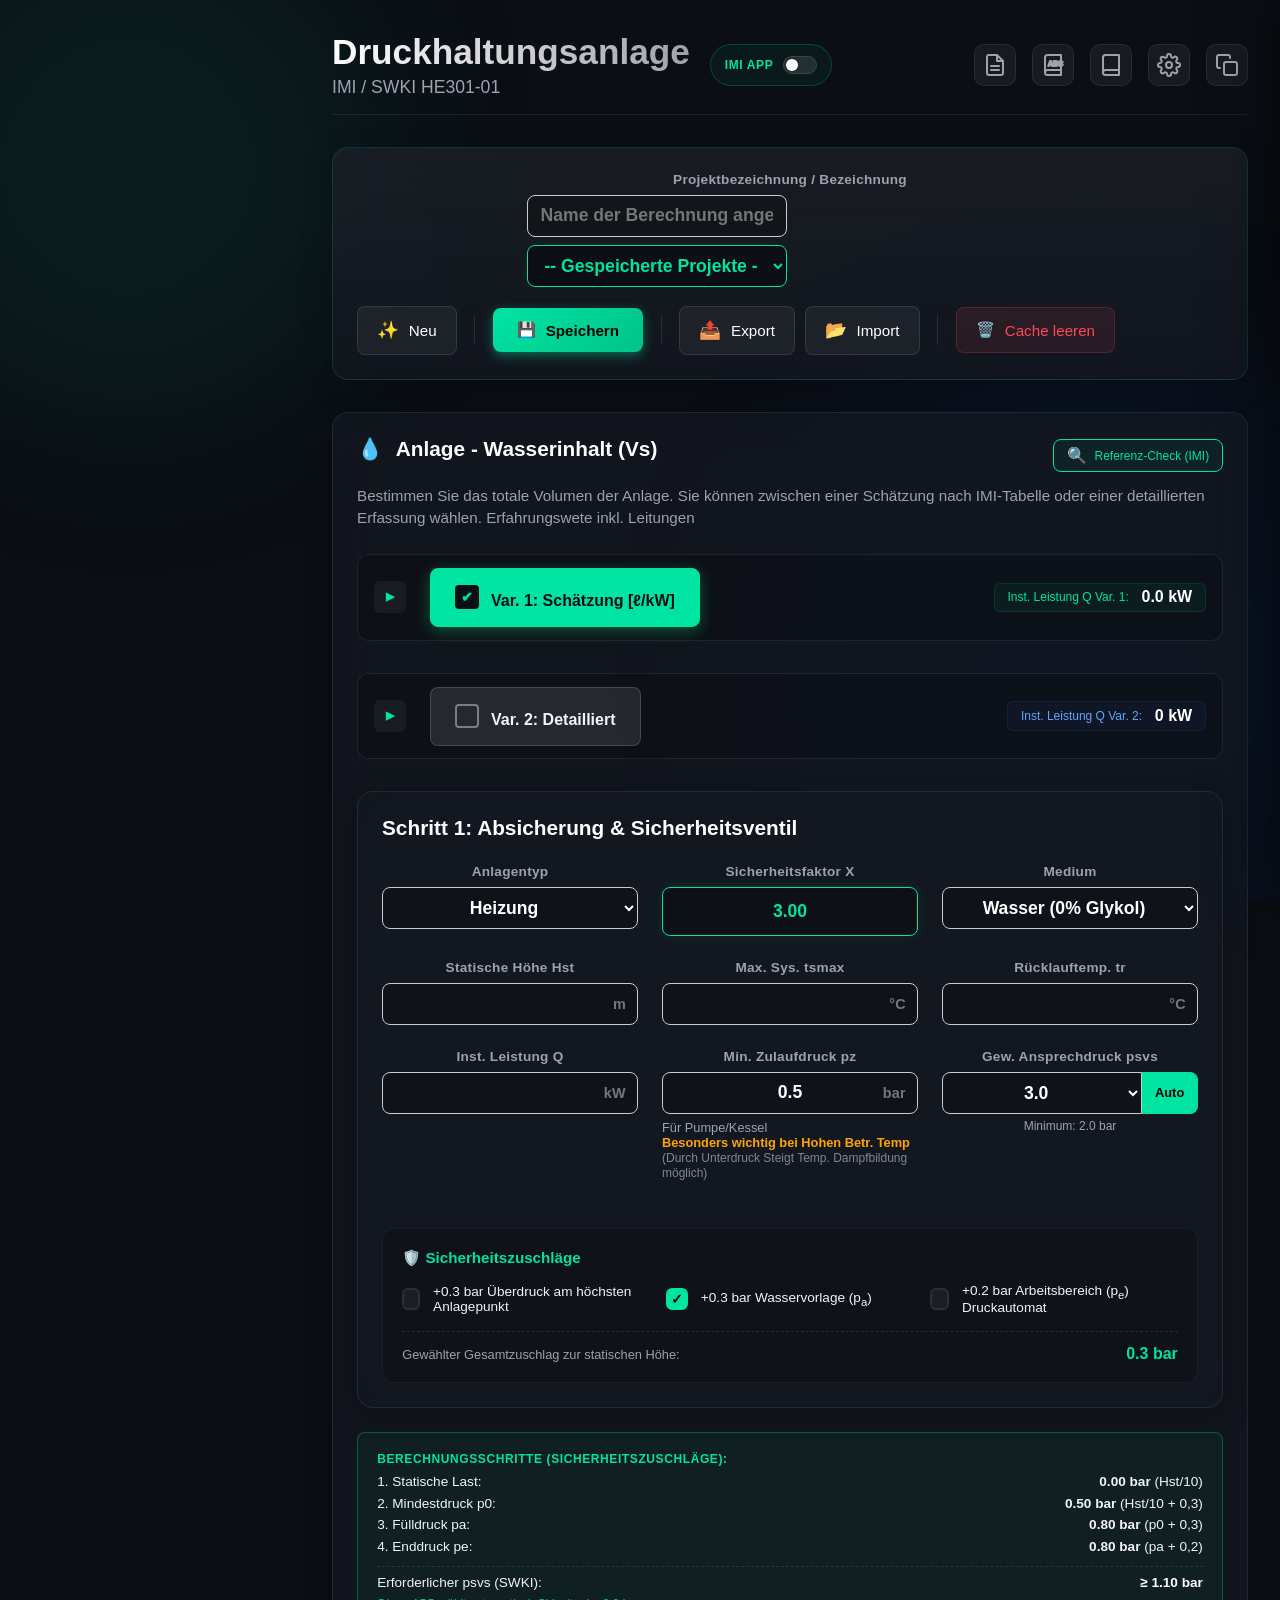
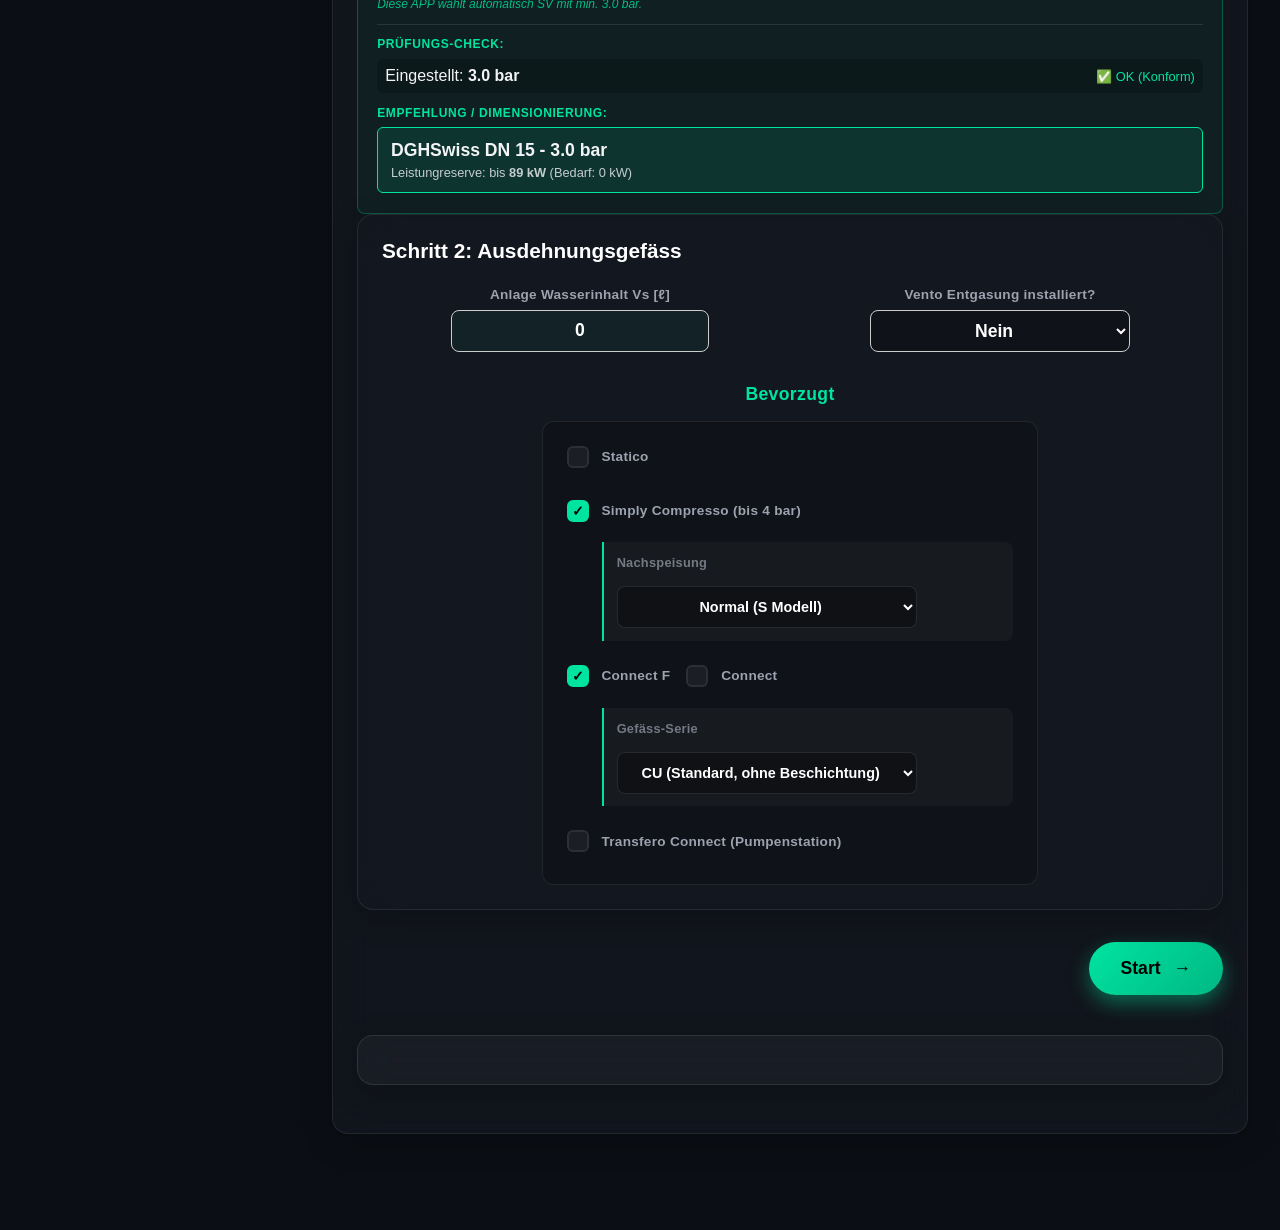
<file: index.html>
<!DOCTYPE html>
<html lang="de">

<head>
    <meta charset="UTF-8">
    <meta name="viewport" content="width=device-width, initial-scale=1.0">
    <title>Compresso Connect F - SWKI HE301-01 Auslegung</title>
    <link rel="stylesheet" href="style.css">
    <link href="https://fonts.googleapis.com/css2?family=Inter:wght@400;500;700;800&family=Roboto+Mono:wght@400;500&display=swap" rel="stylesheet">
    <meta name="description"
        content="Berechnungsprogramm für das Ausdehnungsgefäss Compresso Connect F nach SWKI HE301-01 Norm.">
    <style>
        @media print {
            body {
                background: white !important;
                color: black !important;
                padding: 0 !important;
                margin: 0 !important;
            }

            header,
            .project-card,
            .input-section,
            .button-wrapper,
            .status-box,
            .results-container,
            #results,
            .print-btn-bar {
                display: none !important;
            }

            .background-blobs {
                display: none !important;
            }

            #report-view {
                display: block !important;
                border: none !important;
                box-shadow: none !important;
                background: white !important;
                margin: 0 !important;
                padding: 0 !important;
                width: 100% !important;
                opacity: 1 !important;
                transform: none !important;
            }

            .report-card {
                padding: 0 !important;
                border: none !important;
                background: white !important;
            }

            .print-header h1 {
                color: black !important;
                font-size: 2.5rem !important;
            }

            .print-header p {
                color: #555 !important;
            }

            h2,
            h3,
            h4 {
                color: black !important;
                border-bottom: 1px solid #eee !important;
                padding-bottom: 4px !important;
            }

            .report-content table td {
                border: 1px solid #ccc;
                padding: 4px;
            }

            .report-content p {
                page-break-inside: avoid;
                margin-bottom: 12px;
            }

            .report-content hr {
                border-color: #eee;
            }
        }
        .imi-strategy-card:hover {
            background: rgba(255, 255, 255, 0.1) !important;
            border-color: var(--accent) !important;
            transform: translateY(-2px);
            box-shadow: 0 4px 15px rgba(0,0,0,0.3);
        }
        .imi-strategy-card:active {
            transform: translateY(0);
        }
        /* Toast Notification */
        .toast {
            position: fixed;
            bottom: 30px;
            left: 50%;
            transform: translateX(-50%) translateY(100px);
            background: rgba(16, 185, 129, 0.95);
            color: white;
            padding: 10px 20px;
            border-radius: 50px;
            font-size: 0.9rem;
            font-weight: 600;
            z-index: 10000;
            box-shadow: 0 10px 30px rgba(0,0,0,0.3);
            display: flex;
            align-items: center;
            gap: 10px;
            transition: all 0.4s cubic-bezier(0.175, 0.885, 0.32, 1.275);
            opacity: 0;
            pointer-events: none;
        }
        .toast.show {
            transform: translateX(-50%) translateY(0);
            opacity: 1;
        }
        .toast-icon {
            background: rgba(255,255,255,0.2);
            width: 24px;
            height: 24px;
            border-radius: 50%;
            display: flex;
            align-items: center;
            justify-content: center;
            font-size: 0.7rem;
        }
    </style>
</head>

<body>
    <div class="background-blobs">
        <div class="blob blob-1"></div>
        <div class="blob blob-2"></div>
        <div class="blob blob-3"></div>
    </div>



    <aside id="side-results-panel" class="side-panel">
        <div class="side-panel-header">
            <h3>Live-Resultate</h3>
            <button type="button" id="btn-copy-side" class="btn-copy-small">Kopieren</button>
        </div>
        <div id="side-results-content" class="side-panel-content">
            <p class="placeholder-text">Werte eingeben für Live-Resultate...</p>
        </div>
    </aside>
    <main class="app-container">
        <header class="app-header">
            <div class="header-content" style="display: flex; align-items: center; gap: 20px; flex-wrap: wrap;">
                <div>
                    <h1>Druckhaltungsanlage</h1>
                    <p>IMI / SWKI HE301-01</p>
                </div>
                <div class="benchmark-toggle-wrapper" onclick="document.getElementById('mode-imi-benchmark').click()">
                    <span class="benchmark-label">IMI APP</span>
                    <label class="switch" onclick="event.stopPropagation()">
                        <input type="checkbox" id="mode-imi-benchmark">
                        <span class="slider"></span>
                    </label>
                </div>
                <!-- IMI APP Warning Banner -->
                <div id="benchmark-warning-banner" class="benchmark-banner hidden" style="margin: 0; padding: 4px 10px; border-radius: 4px; border: 1px solid rgba(255,165,0,0.4);">
                    <span class="banner-icon" style="font-size: 0.9rem;">⚠️</span>
                    <div class="banner-text" style="font-size: 0.7rem; font-weight: 700;">
                        IMI APP AKTIV
                    </div>
                </div>
            </div>
            <div class="header-right" style="display: flex; align-items: center; gap: 1rem;">
                <button type="button" onclick="window.open('Lex_Org.pdf', '_blank')" class="btn-icon-only" title="Lexikon Original (PDF)">
                    <svg width="24" height="24" viewBox="0 0 24 24" fill="none" stroke="currentColor" stroke-width="2" stroke-linecap="round" stroke-linejoin="round"><path d="M14 2H6a2 2 0 0 0-2 2v16a2 2 0 0 0 2 2h12a2 2 0 0 0 2-2V8z"></path><polyline points="14 2 14 8 20 8"></polyline><line x1="16" y1="13" x2="8" y2="13"></line><line x1="16" y1="17" x2="8" y2="17"></line></svg>
                </button>
                <button type="button" onclick="window.open('Lex_ABC.html', '_blank')" class="btn-icon-only" title="Terminologie ABC">
                    <svg width="24" height="24" viewBox="0 0 24 24" fill="none" stroke="currentColor" stroke-width="2" stroke-linecap="round" stroke-linejoin="round"><path d="M4 19.5A2.5 2.5 0 0 1 6.5 17H20"></path><path d="M6.5 2H20v20H6.5A2.5 2.5 0 0 1 4 19.5v-15A2.5 2.5 0 0 1 6.5 2z"></path><text x="7" y="13" font-size="7" font-family="Arial" font-weight="bold" fill="currentColor">ABC</text></svg>
                </button>
                <button type="button" id="btn-library" class="btn-icon-only" title="Bibliothek">
                    <svg width="24" height="24" viewBox="0 0 24 24" fill="none" stroke="currentColor" stroke-width="2" stroke-linecap="round" stroke-linejoin="round"><path d="M4 19.5A2.5 2.5 0 0 1 6.5 17H20"></path><path d="M6.5 2H20v20H6.5A2.5 2.5 0 0 1 4 19.5v-15A2.5 2.5 0 0 1 6.5 2z"></path></svg>
                </button>
                <button type="button" id="btn-toggle-settings" class="btn-icon-only" title="Einstellungen">
                    <svg width="24" height="24" viewBox="0 0 24 24" fill="none" stroke="currentColor" stroke-width="2" stroke-linecap="round" stroke-linejoin="round"><circle cx="12" cy="12" r="3"></circle><path d="M19.4 15a1.65 1.65 0 0 0 .33 1.82l.06.06a2 2 0 0 1 0 2.83 2 2 0 0 1-2.83 0l-.06-.06a1.65 1.65 0 0 0-1.82-.33 1.65 1.65 0 0 0-1 1.51V21a2 2 0 0 1-2 2 2 2 0 0 1-2-2v-.09A1.65 1.65 0 0 0 9 19.4a1.65 1.65 0 0 0-1.82.33l-.06.06a2 2 0 0 1-2.83 0 2 2 0 0 1 0-2.83l.06-.06a1.65 1.65 0 0 0 .33-1.82 1.65 1.65 0 0 0-1.51-1H3a2 2 0 0 1-2-2 2 2 0 0 1 2-2h.09A1.65 1.65 0 0 0 4.6 9a1.65 1.65 0 0 0-.33-1.82l-.06-.06a2 2 0 0 1 0-2.83 2 2 0 0 1 2.83 0l.06.06a1.65 1.65 0 0 0 1.82.33H9a1.65 1.65 0 0 0 1-1.51V3a2 2 0 0 1 2-2 2 2 0 0 1 2 2v.09a1.65 1.65 0 0 0 1 1.51 1.65 1.65 0 0 0 1.82-.33l.06-.06a2 2 0 0 1 2.83 0 2 2 0 0 1 0 2.83l-.06.06a1.65 1.65 0 0 0-.33 1.82V9a1.65 1.65 0 0 0 1.51 1H21a2 2 0 0 1 2 2 2 2 0 0 1-2 2h-.09a1.65 1.65 0 0 0-1.51 1z"></path></svg>
                </button>
                <button type="button" id="btn-copy-comparison" class="btn-icon-only" title="Kopieren">
                    <svg width="24" height="24" viewBox="0 0 24 24" fill="none" stroke="currentColor" stroke-width="2" stroke-linecap="round" stroke-linejoin="round"><rect x="9" y="9" width="13" height="13" rx="2" ry="2"></rect><path d="M5 15H4a2 2 0 0 1-2-2V4a2 2 0 0 1 2-2h9a2 2 0 0 1 2 2v1"></path></svg>
                </button>
            </div>
        </header>

        <!-- Settings Drawer / Pulldown -->
        <div id="settings-panel" class="settings-drawer hidden">
            <div class="card settings-card">
                <div class="settings-header">
                    <h2>⚙️ Standardwerte konfigurieren</h2>
                    <button type="button" id="btn-close-settings" class="btn-close">&times;</button>
                </div>
                <p class="settings-intro">Legen Sie fest, welche Werte beim Starten einer neuen Berechnung oder beim
                    Neuladen der Seite standardmäßig vorgegeben werden sollen.</p>

                <div class="grid-2 mt-1">
                    <div class="input-group">
                        <label for="def-system-type">Anlagentyp (Standard)</label>
                        <select id="def-system-type">
                            <option value="heating">Heizung</option>
                            <option value="cooling">Kälte</option>
                            <option value="geothermal">Erdsondenanlage</option>
                            <option value="heatpump">Wärmepumpe</option>
                            <option value="dh">Fernwärme</option>
                            <option value="solar">Solar</option>
                        </select>
                    </div>
                    <div class="input-group">
                        <label for="def-fluid-type">Medium (Standard)</label>
                        <select id="def-fluid-type">
                            <option value="Water">Wasser (0% Glykol)</option>
                            <option value="MEG30">30% MEG</option>
                            <option value="MEG50">50% MEG</option>
                            <option value="MPG30">30% MPG</option>
                            <option value="MPG50">50% MPG</option>
                        </select>
                    </div>
                    <div class="input-group">
                        <label for="def-height-hst">Statische Höhe Hst [m]</label>
                        <input type="text" inputmode="decimal" id="def-height-hst" step="0.1">
                    </div>
                    <div class="input-group">
                        <label for="def-press-pz">Min. Zulaufdruck pz [bar]</label>
                        <input type="text" inputmode="decimal" id="def-press-pz" step="0.1">
                    </div>
                    <div class="input-group">
                        <label for="def-power-q">Leistung Q [kW]</label>
                        <input type="text" inputmode="decimal" id="def-power-q" step="1">
                    </div>
                    <div class="input-group">
                        <label for="def-vol-vs">Anlagenvolumen Vs [ℓ]</label>
                        <input type="text" inputmode="decimal" id="def-vol-vs" step="1">
                    </div>
                    <div class="input-group">
                        <label for="def-temp-smax">Systemtemp. tsmax [°C]</label>
                        <input type="text" inputmode="decimal" id="def-temp-smax" step="1">
                    </div>
                    <div class="input-group">
                        <label for="def-temp-r">Rücklauftemp. tr [°C]</label>
                        <input type="text" inputmode="decimal" id="def-temp-r" step="1">
                    </div>
                    <div class="input-group">
                        <label for="def-margin-left">Linker Rand [px]</label>
                        <input type="text" inputmode="numeric" id="def-margin-left" step="1" value="300">
                    </div>
                    <div class="input-group">
                        <label for="def-app-width">Fensterbreite [px]</label>
                        <input type="text" inputmode="numeric" id="def-app-width" step="1" value="1100">
                    </div>
                    <div class="input-group">
                        <label for="def-side-height">Resultate-Höhe [px]</label>
                        <input type="text" inputmode="numeric" id="def-side-height" step="1" value="550">
                    </div>
                    <div class="input-group">
                        <label for="def-side-width">Resultate-Breite [px]</label>
                        <input type="text" inputmode="numeric" id="def-side-width" step="1" value="420">
                    </div>
                    <div class="input-group" style="grid-column: span 2; flex-direction: row; align-items: center; gap: 1rem; background: rgba(0,255,135,0.05); padding: 0.8rem; border-radius: 8px; border: 1px solid rgba(0,255,135,0.1);">
                        <input type="checkbox" id="def-permanent-benchmark" style="width: 20px; height: 20px; cursor: pointer;">
                        <label for="def-permanent-benchmark" style="margin: 0; cursor: pointer; color: var(--accent); font-weight: 700;">Dauerhaft IMI APP Modus aktiv</label>
                    </div>
                </div>

                <div class="settings-footer mt-2">
                    <button type="button" id="btn-reset-factory" class="btn-danger-outline">Werkseinstellungen</button>
                    <button type="button" id="btn-save-defaults" class="btn-primary"><span>💾</span> Als Standard
                        speichern</button>
                </div>
            </div>
        </div>


        <div class="card project-card">
            <div class="project-info" style="flex-grow: 1;">
                <div class="input-group" style="margin-bottom: 0;">
                    <label for="project-name">Projektbezeichnung / Bezeichnung</label>
                    <div class="input-with-select">
                        <input type="text" id="project-name" placeholder="Name der Berechnung angeben...">
                        <select id="project-select" class="project-dropdown">
                            <option value="">-- Gespeicherte Projekte --</option>
                        </select>
                    </div>
                </div>
            </div>
            <div class="project-actions">
                <button type="button" id="btn-new-calc" class="btn-secondary"
                    title="Alle Felder auf Standardwerte zurücksetzen">
                    <span>✨</span> Neu
                </button>
                <div class="button-divider"></div>
                <button type="button" id="btn-save-internal" class="btn-primary-small"
                    title="Im Browser speichern / Überschreiben">
                    <span>💾</span> Speichern
                </button>
                <div class="button-divider"></div>
                <button type="button" id="btn-export-file" class="btn-secondary" title="Als JSON-Datei exportieren">
                    <span>📤</span> Export
                </button>
                <button type="button" id="btn-load-trigger" class="btn-secondary" title="JSON-Datei importieren">
                    <span>📂</span> Import
                </button>
                <div class="button-divider"></div>
                <button type="button" id="btn-clear-cache" class="btn-danger-small"
                    title="Alle gespeicherten Projekte im Browser löschen">
                    <span>🗑️</span> Cache leeren
                </button>
                <input type="file" id="project-file-input" style="display:none" accept=".json">
            </div>
        </div>

        <form id="calc-form" class="calc-form" novalidate autocomplete="off">
            <!-- Schritt 0: Wasserinhalt -->
            <div class="card param-card input-section" style="margin-bottom: 4rem;">
                <div style="display: flex; justify-content: space-between; align-items: center;">
                    <h2><span>💧</span> Anlage - Wasserinhalt (Vs)</h2>
                    <button type="button" class="btn-secondary" onclick="openReferenceModal()"
                        style="padding: 0.4rem 0.8rem; font-size: 0.75rem; border-color: var(--accent); color: var(--accent); background: rgba(0,255,135,0.05); display: flex; align-items: center; gap: 0.5rem; margin-top: -10px;">
                        <span style="font-size: 1rem;">🔍</span> Referenz-Check (IMI)
                    </button>
                </div>
                <p class="settings-intro">Bestimmen Sie das totale Volumen der Anlage. Sie können zwischen einer
                    Schätzung nach IMI-Tabelle oder einer detaillierten Erfassung wählen. Erfahrungswete inkl. Leitungen
                </p>

                <div class="variant-toggle"
                    style="margin-bottom: 2rem; display: flex; align-items: center; justify-content: space-between; background: rgba(0,0,0,0.2); padding: 0.8rem 1rem; border-radius: 12px; gap: 1rem;">
                    <div style="display: flex; align-items: center; gap: 1.5rem;">
                        <div id="v1-details-toggle"
                            style="cursor: pointer; display: flex; align-items: center; justify-content: center; background: rgba(255,255,255,0.05); width: 32px; height: 32px; border-radius: 6px; color: var(--accent);"
                            onclick="toggleV1Details()">
                            <span id="v1-details-toggle-icon"
                                style="transition: transform 0.3s ease; display: inline-block; transform: rotate(-90deg);">▼</span>
                        </div>
                        <label style="cursor: pointer; display: flex; align-items: center; gap: 0.8rem; margin: 0;">
                            <input type="radio" name="vs-variant" value="v1" checked onchange="handleVsCalculation();">
                            <span style="font-weight: 600;">Var. 1: Schätzung [ℓ/kW]</span>
                        </label>
                    </div>
                    <!-- Q Summary for V1 -->
                    <div id="v1-q-sync-header" class="q-summary-header"
                        style="display: flex; align-items: center; gap: 0.8rem; background: rgba(0,255,135,0.05); padding: 0.3rem 0.8rem; border-radius: 6px; border: 1px solid rgba(0,255,135,0.1);">
                        <span style="font-size: 0.75rem; color: var(--accent); white-space: nowrap;">Inst. Leistung Q
                            Var. 1:</span>
                        <span id="v1-q-sum-display" style="font-size: 1rem; font-weight: 800; color: #fff;">0 kW</span>
                    </div>
                </div>

                <!-- Variant 1: Estimation -->
                <div id="vs-variant-1">
                    <div id="v1-details-collapsible" class="hidden-section"
                        style="transition: all 0.3s ease; overflow: hidden;">
                        <div class="v1-items-list mt-1">
                            <!-- Radiators -->
                            <div class="calc-row v1-item" data-type="radiators">
                                <div class="v1-label">Radiatoren</div>
                                <select class="v1-temp-select" tabindex="-1"
                                    onkeydown="event.preventDefault(); this.blur(); return false;"
                                    onchange="this.blur();">
                                    <option value="90|70">90|70°</option>
                                    <option value="80|60">80|60°</option>
                                    <option value="70|55">70|55°</option>
                                    <option value="70|50">70|50°</option>
                                    <option value="60|40">60|40°</option>
                                    <option value="50|40">50|40°</option>
                                </select>
                                <input type="text" inputmode="decimal" class="v1-input-q" placeholder="Q [kW]" min="0">
                                <div class="v1-calc-info"><span>0</span> ℓ/kW &times; <span>0</span> kW =
                                    <strong>0</strong>
                                    ℓ
                                </div>
                            </div>
                            <!-- Panels -->
                            <div class="calc-row v1-item" data-type="panels">
                                <div class="v1-label">Plattenheizkörper</div>
                                <select class="v1-temp-select" tabindex="-1"
                                    onkeydown="event.preventDefault(); this.blur(); return false;"
                                    onchange="this.blur();">
                                    <option value="90|70">90|70°</option>
                                    <option value="80|60">80|60°</option>
                                    <option value="70|55">70|55°</option>
                                    <option value="70|50">70|50°</option>
                                    <option value="60|40">60|40°</option>
                                    <option value="50|40">50|40°</option>
                                </select>
                                <input type="text" inputmode="decimal" class="v1-input-q" placeholder="Q [kW]" min="0">
                                <div class="v1-calc-info"><span>0</span> ℓ/kW &times; <span>0</span> kW =
                                    <strong>0</strong>
                                    ℓ
                                </div>
                            </div>
                            <!-- Convectors -->
                            <div class="calc-row v1-item" data-type="convectors">
                                <div class="v1-label">Konvektoren</div>
                                <select class="v1-temp-select" tabindex="-1"
                                    onkeydown="event.preventDefault(); this.blur(); return false;"
                                    onchange="this.blur();">
                                    <option value="90|70">90|70°</option>
                                    <option value="80|60">80|60°</option>
                                    <option value="70|55">70|55°</option>
                                    <option value="70|50">70|50°</option>
                                    <option value="60|40">60|40°</option>
                                    <option value="50|40">50|40°</option>
                                </select>
                                <input type="text" inputmode="decimal" class="v1-input-q" placeholder="Q [kW]" min="0">
                                <div class="v1-calc-info"><span>0</span> ℓ/kW &times; <span>0</span> kW =
                                    <strong>0</strong>
                                    ℓ
                                </div>
                            </div>
                            <!-- Ventilation -->
                            <div class="calc-row v1-item" data-type="ventilation">
                                <div class="v1-label">Lüftung</div>
                                <select class="v1-temp-select" tabindex="-1"
                                    onkeydown="event.preventDefault(); this.blur(); return false;"
                                    onchange="this.blur();">
                                    <option value="90|70">90|70°</option>
                                    <option value="80|60">80|60°</option>
                                    <option value="70|55">70|55°</option>
                                    <option value="70|50">70|50°</option>
                                    <option value="60|40">60|40°</option>
                                    <option value="50|40">50|40°</option>
                                </select>
                                <input type="text" inputmode="decimal" class="v1-input-q" placeholder="Q [kW]" min="0">
                                <div class="v1-calc-info"><span>0</span> ℓ/kW &times; <span>0</span> kW =
                                    <strong>0</strong>
                                    ℓ
                                </div>
                            </div>
                            <!-- Floor Heating -->
                            <div class="calc-row v1-item" data-type="floor">
                                <div class="v1-label">Fussbodenhzg.</div>
                                <select class="v1-temp-select" tabindex="-1"
                                    onkeydown="event.preventDefault(); this.blur(); return false;"
                                    onchange="this.blur();">
                                    <option value="90|70">90|70°</option>
                                    <option value="80|60">80|60°</option>
                                    <option value="70|55">70|55°</option>
                                    <option value="70|50">70|50°</option>
                                    <option value="60|40">60|40°</option>
                                    <option value="50|40">50|40°</option>
                                    <option value="40|30" selected>40|30°</option>
                                    <option value="35|28">35|28°</option>
                                </select>
                                <input type="text" inputmode="decimal" class="v1-input-q" placeholder="Q [kW]" min="0">
                                <div class="v1-calc-info"><span>0</span> ℓ/kW &times; <span>0</span> kW =
                                    <strong>0</strong>
                                    ℓ
                                </div>
                            </div>
                            <!-- Custom V1 Items -->
                            <p style="font-size: 0.75rem; color: #aaa; margin-top: 1.5rem; margin-bottom: 0.5rem; font-style: italic; opacity: 0.8;">
                                Die IMI APP verwendet andere Werte als die, die in der IMI-Dokumentation beschrieben sind. In der App sind sie je nach Temp. dynamisch.
                            </p>
                            <div id="v1-custom-items-container">
                                <!-- Dynamic custom rows -->
                            </div>
                        </div>

                        <div class="add-btn-wrapper" style="margin-top: 1rem;">
                            <button type="button" class="btn-secondary" onclick="addV1CustomItemRow()"
                                style="padding: 0.5rem 1rem;">+ Spez. Heizfläche (ℓ/kW)</button>
                        </div>


                        <!-- Detailed Pipes for V1 -->
                        <h3 style="margin-top: 1rem; font-size: 0.9rem;">Rohrleitungen</h3>
                        <div id="v1-pipe-list">
                            <!-- Pipe rows injected here -->
                        </div>
                        <div class="add-btn-wrapper" style="margin-bottom: 1rem;">
                            <button type="button" class="btn-secondary" id="btn-v1-add-pipe"
                                style="padding: 0.5rem 1rem;">+
                                Rohrleitung</button>
                        </div>

                        <!-- Additional Apparatus for V1 -->
                        <h3 style="margin-top: 1rem; font-size: 0.9rem;">Zus. Volumen</h3>
                        <div id="v1-apparatus-list">
                            <!-- Custom rows will be injected here -->
                        </div>
                        <div class="add-btn-wrapper">
                            <button type="button" class="btn-secondary" id="btn-v1-add-apparatus"
                                style="padding: 0.5rem 1rem;">+ Zus. Vol. hinzufügen</button>
                        </div>

                        <h3
                            style="margin-top: 2rem; font-size: 0.9rem; display: flex; align-items: center; gap: 0.6rem; user-select: none;">
                            Zentrale: Kessel / Speicher (Vhs)
                        </h3>

                        <!-- Vhs placement for V1 -->
                        <div id="v1-vhs-collapsible" style="transition: all 0.3s ease; overflow: hidden;">
                            <div class="result-band mt-1"
                                style="border-color: var(--accent); padding: 1rem 1.5rem; display: flex; align-items: center; justify-content: space-between; gap: 1.5rem;">
                                <!-- Generators (Moved to Left) -->
                                <div id="v1-vhs-generators"
                                    style="flex: 2; display: flex; flex-direction: column; gap: 0.5rem; border-right: 1px solid rgba(255,255,255,0.1); padding-right: 1rem;">
                                    <div style="display: flex; gap: 0.5rem; align-items: center;">
                                        <button type="button" class="btn-secondary"
                                            style="padding: 0.2rem 0.6rem; font-size: 0.7rem; align-self: flex-start; background: rgba(255,255,255,0.05);"
                                            onclick="addVhsGeneratorRow('v1')">+ Wärmeerzeuger Typ [ℓ/kW]</button>
                                        <button type="button" class="btn-secondary"
                                            style="padding: 0.2rem 0.6rem; font-size: 0.7rem; align-self: flex-start; background: rgba(255,255,255,0.05);"
                                            onclick="window.addVhsCustomGeneratorRow('v1')">+ Spez. Erzeuger</button>
                                        <button type="button" class="btn-secondary"
                                            style="padding: 0.2rem 0.6rem; font-size: 0.7rem; align-self: flex-start; background: rgba(255,255,255,0.05);"
                                            onclick="addVhsStorageRow('v1')">+ Speicher</button>
                                    </div>
                                    <div class="vhs-gen-rows"
                                        style="display: flex; flex-direction: column; gap: 0.3rem;">
                                        <div class="vhs-gen-row"
                                            style="display: flex; align-items: center; gap: 0.4rem;">
                                            <select class="gen-type"
                                                style="flex: 1.5; font-size: 0.75rem; padding: 0.1rem; background: rgba(0,0,0,0.3); border: 1px solid rgba(255,255,255,0.1); color: #fff;"
                                                onchange="window.calculateVariantVhs('v1')">
                                                <option value="1.5">Gusskessel</option>
                                                <option value="1.0">Stahlkessel</option>
                                                <option value="0.2">Wandtherme <= 0.2 ℓ/kW</option>
                                                <option value="0.6">Wärmetauscher</option>
                                                <option value="0.6">BHKW</option>
                                                <option value="0.6">Wärmepumpe</option>
                                            </select>
                                            <div style="position: relative; flex: 0.8; display: flex;">
                                                <input type="text" inputmode="decimal" class="gen-power"
                                                    placeholder="kW"
                                                    style="width: 100%; font-size: 0.8rem; padding: 0.1rem; padding-right: 1.2rem; background: rgba(0,0,0,0.3); border: 1px solid rgba(255,255,255,0.2); color: #fff; text-align: center;"
                                                    oninput="window.calculateVariantVhs('v1')">
                                                <span class="unit-tag"
                                                    style="font-size: 0.65rem; right: 3px; position: absolute; top: 50%; transform: translateY(-50%); opacity: 0.7; pointer-events: none;">kW</span>
                                            </div>
                                            <button type="button"
                                                style="background:none; border:none; color:var(--danger); cursor:pointer; font-size: 1rem; padding: 0;"
                                                onclick="window.removeVhsGeneratorRow(this, 'v1')">&times;</button>
                                        </div>
                                    </div>
                                </div>

                                <!-- Manual Input (Moved to Right) -->
                                <div style="flex-grow: 1;">
                                    <div
                                        style="display: flex; flex-direction: column; align-items: flex-start; gap: 0.2rem; margin-bottom: 0.8rem;">
                                        <label for="vol-vhs"
                                            style="color: var(--accent); font-weight: 700; font-size: 1.1rem; margin: 0;">Andere:</label>
                                        <a href="javascript:void(0)" onclick="openNormModal()"
                                            style="color: var(--text-muted); text-decoration: none; font-size: 0.78rem; border-bottom: 1px dashed var(--text-muted); transition: color 0.2s; white-space: nowrap;">ℹ️
                                            Info zur SWKI-Berechnung</a>
                                    </div>
                                    <div class="input-group" style="max-width: 140px; position: relative;">
                                        <input type="text" id="vol-vhs" class="vhs-input" value=""
                                            placeholder="z.B. 20+30" autocomplete="off"
                                            oninput="window.updateVhsDisplay(this); if (typeof handleVsCalculation === 'function') handleVsCalculation();"
                                            onchange="window.finalizeVhsInput(this)"
                                            onkeydown="window.catchVhsEnter(event, this)"
                                            style="border-color: rgba(0,255,135,0.4); background: rgba(0,0,0,0.3); font-size: 1.1rem; font-weight: 700; text-align: left; padding-right: 30px;">
                                        <span class="unit-tag"
                                            style="position: absolute; right: 8px; top: 50%; transform: translateY(-50%); font-size: 0.9rem; opacity: 0.7; color: var(--accent);">ℓ</span>
                                    </div>
                                </div>

                                <div class="vhs-total-display" style="display: flex; flex-direction: column; align-items: flex-end; gap: 0.1rem;">
                                    <div id="v1-vhs-erzeuger-line" style="font-size: 0.75rem; color: var(--text-muted); opacity: 0.8; display: none;">
                                        Erzeuger: <span id="v1-vhs-erzeuger-val">0</span> ℓ
                                    </div>
                                    <div id="v1-vhs-speicher-line" style="font-size: 0.75rem; color: var(--text-muted); opacity: 0.8; display: none;">
                                        Speicher: <span id="v1-vhs-speicher-val">0</span> ℓ
                                    </div>
                                    <div class="res-val" style="font-size: 2.2rem; white-space: nowrap; margin-top: -0.2rem;">
                                        <span id="vhs-res-v1">0</span> ℓ
                                    </div>
                                </div>
                            </div>
                        </div>
                        <div class="result-band" id="v1-band"
                            style="border-color: var(--accent); margin-top: 1.5rem; padding: 1.5rem; background: rgba(0,255,135,0.05);">
                            <span class="res-label" style="font-size: 1.2rem;">Gesamt-Systemvolumen Vs [ℓ] (1):</span>
                            <div class="res-val" style="font-size: 2.2rem; color: var(--accent);"><span
                                    id="v1-result-val">0</span> ℓ</div>
                        </div>
                    </div>
                </div>

                <div class="variant-toggle"
                    style="margin-top: 1rem; margin-bottom: 2rem; display: flex; align-items: center; justify-content: space-between; background: rgba(0,0,0,0.2); padding: 0.8rem 1rem; border-radius: 12px; gap: 1rem;">
                    <div style="display: flex; align-items: center; gap: 1.5rem;">
                        <div id="v2-details-toggle"
                            style="cursor: pointer; display: flex; align-items: center; justify-content: center; background: rgba(255,255,255,0.05); width: 32px; height: 32px; border-radius: 6px; color: var(--accent);"
                            onclick="toggleV2Details()">
                            <span id="v2-details-toggle-icon"
                                style="transition: transform 0.3s ease; display: inline-block; transform: rotate(-90deg);">▼</span>
                        </div>
                        <label style="cursor: pointer; display: flex; align-items: center; gap: 0.8rem; margin: 0;">
                            <input type="radio" name="vs-variant" value="v2" onchange="handleVsCalculation();">
                            <span style="font-weight: 600;">Var. 2: Detailliert</span>
                        </label>
                    </div>
                    <!-- Q Summary for V2 -->
                    <div id="v2-q-sync-header" class="q-summary-header"
                        style="display: flex; align-items: center; gap: 0.8rem; background: rgba(59, 130, 246, 0.05); padding: 0.3rem 0.8rem; border-radius: 6px; border: 1px solid rgba(59, 130, 246, 0.1);">
                        <span style="font-size: 0.75rem; color: #60a5fa; white-space: nowrap;">Inst. Leistung Q Var.
                            2:</span>
                        <span id="v2-q-sum-display" style="font-size: 1rem; font-weight: 800; color: #fff;">0 kW</span>
                    </div>
                </div>

                <!-- Variant 2: Detailed -->
                <div id="vs-variant-2" class="hidden">
                    <div id="v2-details-collapsible" class="hidden-section"
                        style="transition: all 0.3s ease; overflow: hidden;">
                        <h3 style="margin-top: 1rem; font-size: 0.9rem; cursor: pointer; display: flex; align-items: center; gap: 0.8rem; user-select: none;"
                            onclick="togglePipes()">
                            <span id="pipes-toggle-icon"
                                style="transition: transform 0.3s ease; display: inline-block; transform: rotate(-90deg);">▼</span>
                            Rohrleitungen
                        </h3>

                        <div id="pipes-collapsible" class="is-compact-mode"
                            style="transition: all 0.3s ease; overflow: hidden;">
                            <div class="v2-header mt-1"
                                style="display: flex; gap: 0.8rem; font-size: 0.8rem; color: var(--text-muted); padding: 0 0.5rem; margin-bottom: 0.5rem;">
                                <span style="flex: 2;">Dimension (DN)</span>
                                <span style="flex: 1;">Rohrlänge [m]</span>
                                <span style="flex: 0 0 80px; text-align: right;">Inhalt [ℓ]</span>
                                <span style="flex: 0 0 38px;"></span>
                            </div>
                            <div id="pipe-rows-container">
                                <!-- Dynamic rows here -->
                            </div>
                        </div>
                        <div class="add-btn-wrapper" style="display: flex; gap: 0.8rem; margin-bottom: 1rem;">
                            <button type="button" id="btn-add-pipe" class="btn-secondary"
                                style="padding: 0.5rem 1rem;">+
                                Leitung hinzufügen</button>
                            <button type="button" id="btn-add-pipe-spec" class="btn-secondary"
                                style="padding: 0.5rem 1rem;">+ spez. Ø</button>
                        </div>

                        <h3 style="margin-top: 1rem; font-size: 0.9rem; cursor: pointer; display: flex; align-items: center; gap: 0.5rem;"
                            onclick="toggleApparatus()">
                            <span id="app-toggle-icon"
                                style="transition: transform 0.3s ease; display: inline-block; transform: rotate(-90deg);">▼</span>
                            Zus. Volumen
                        </h3>
                        <div id="app-collapsible" class="hidden-section"
                            style="transition: all 0.3s ease; overflow: hidden;">
                            <div id="app-rows-container">
                                <!-- Dynamic rows here -->
                            </div>
                        </div>
                        <div class="add-btn-wrapper">
                            <button type="button" id="btn-add-app" class="btn-secondary" style="padding: 0.5rem 1rem;">+
                                Zus. Vol. hinzufügen</button>
                        </div>


                        <h3
                            style="margin-top: 2rem; font-size: 0.9rem; display: flex; align-items: center; gap: 0.6rem; user-select: none;">
                            Zentrale: Kessel / Speicher (Vhs)
                        </h3>
                        <!-- Vhs placement for V2 -->
                        <div id="v2-vhs-collapsible" style="transition: all 0.3s ease; overflow: hidden;">
                            <div class="result-band mt-1"
                                style="border-color: var(--accent); padding: 1rem 1.5rem; display: flex; align-items: center; justify-content: space-between; gap: 1.5rem;">
                                <!-- Generators (Moved to Left) -->
                                <div id="v2-vhs-generators"
                                    style="flex: 2; display: flex; flex-direction: column; gap: 0.5rem; border-right: 1px solid rgba(255,255,255,0.1); padding-right: 1rem;">
                                    <div style="display: flex; gap: 0.5rem; align-items: center;">
                                        <button type="button" class="btn-secondary"
                                            style="padding: 0.2rem 0.6rem; font-size: 0.7rem; align-self: flex-start; background: rgba(59, 130, 246, 0.1); border-color: rgba(59, 130, 246, 0.3);"
                                            onclick="addVhsGeneratorRow('v2')">+ Wärmeerzeuger Typ (ℓ/kW)</button>
                                        <button type="button" class="btn-secondary"
                                            style="padding: 0.2rem 0.6rem; font-size: 0.7rem; align-self: flex-start; background: rgba(59, 130, 246, 0.1); border-color: rgba(59, 130, 246, 0.3);"
                                            onclick="window.addVhsCustomGeneratorRow('v2')">+ Spez. Erzeuger</button>
                                        <button type="button" class="btn-secondary"
                                            style="padding: 0.2rem 0.6rem; font-size: 0.7rem; align-self: flex-start; background: rgba(59, 130, 246, 0.1); border-color: rgba(59, 130, 246, 0.3);"
                                            onclick="addVhsStorageRow('v2')">+ Speicher</button>
                                    </div>
                                    <div class="vhs-gen-rows"
                                        style="display: flex; flex-direction: column; gap: 0.3rem;">
                                        <div class="vhs-gen-row"
                                            style="display: flex; align-items: center; gap: 0.4rem;">
                                            <select class="gen-type"
                                                style="flex: 1.5; font-size: 0.75rem; padding: 0.1rem; background: rgba(0,0,0,0.3); border: 1px solid rgba(255,255,255,0.1); color: #fff;"
                                                onchange="window.calculateVariantVhs('v2')">
                                                <option value="1.5">Gusskessel</option>
                                                <option value="1.0">Stahlkessel</option>
                                                <option value="0.2">Wandtherme <= 0.2 ℓ/kW</option>
                                                <option value="0.6">Wärmetauscher</option>
                                                <option value="0.6">BHKW</option>
                                                <option value="0.6">Wärmepumpe</option>
                                            </select>
                                            <div style="position: relative; flex: 0.8; display: flex;">
                                                <input type="text" inputmode="decimal" class="gen-power"
                                                    placeholder="kW"
                                                    style="width: 100%; font-size: 0.8rem; padding: 0.1rem; padding-right: 1.2rem; background: rgba(0,0,0,0.3); border: 1px solid rgba(255,255,255,0.2); color: #fff; text-align: center;"
                                                    oninput="window.calculateVariantVhs('v2')">
                                                <span class="unit-tag"
                                                    style="font-size: 0.65rem; right: 3px; position: absolute; top: 50%; transform: translateY(-50%); opacity: 0.7; pointer-events: none;">kW</span>
                                            </div>
                                            <button type="button"
                                                style="background:none; border:none; color:var(--danger); cursor:pointer; font-size: 1rem; padding: 0;"
                                                onclick="window.removeVhsGeneratorRow(this, 'v2')">&times;</button>
                                        </div>
                                    </div>
                                </div>

                                <!-- Manual Input (Moved to Right) -->
                                <div style="flex-grow: 1;">
                                    <div
                                        style="display: flex; flex-direction: column; align-items: flex-start; gap: 0.2rem; margin-bottom: 0.8rem;">
                                        <label for="vol-vhs-v2-proxy"
                                            style="color: var(--accent); font-weight: 700; font-size: 1.1rem; margin: 0;">Andere:</label>
                                        <a href="javascript:void(0)" onclick="openNormModal()"
                                            style="color: var(--text-muted); text-decoration: none; font-size: 0.78rem; border-bottom: 1px dashed var(--text-muted); transition: color 0.2s; white-space: nowrap;">ℹ️
                                            Info zur SWKI-Berechnung</a>
                                    </div>
                                    <div class="input-group" style="max-width: 140px; position: relative;">
                                        <input type="text" id="vol-vhs-v2-proxy" class="vhs-input" value=""
                                            placeholder="z.B. 20+30" autocomplete="off"
                                            oninput="window.updateVhsDisplay(this); if (typeof handleVsCalculation === 'function') handleVsCalculation();"
                                            onchange="window.finalizeVhsInput(this)"
                                            onkeydown="window.catchVhsEnter(event, this)"
                                            style="border-color: rgba(59, 130, 246, 0.4); background: rgba(0,0,0,0.3); font-size: 1.1rem; font-weight: 700; text-align: left; padding-right: 30px;">
                                        <span class="unit-tag"
                                            style="position: absolute; right: 8px; top: 50%; transform: translateY(-50%); font-size: 0.9rem; opacity: 0.7; color: var(--accent);">ℓ</span>
                                    </div>
                                </div>

                                <div class="vhs-total-display" style="display: flex; flex-direction: column; align-items: flex-end; gap: 0.1rem;">
                                    <div id="v2-vhs-erzeuger-line" style="font-size: 0.75rem; color: var(--text-muted); opacity: 0.8; display: none;">
                                        Erzeuger: <span id="v2-vhs-erzeuger-val">0</span> ℓ
                                    </div>
                                    <div id="v2-vhs-speicher-line" style="font-size: 0.75rem; color: var(--text-muted); opacity: 0.8; display: none;">
                                        Speicher: <span id="v2-vhs-speicher-val">0</span> ℓ
                                    </div>
                                    <div class="res-val" style="font-size: 2.2rem; white-space: nowrap; margin-top: -0.2rem;">
                                        <span id="vhs-res-v2">0</span> ℓ
                                    </div>
                                </div>
                            </div>
                        </div>
                        <div class="result-band" id="v2-band"
                            style="padding: 1.5rem; margin-top: 1.5rem; background: rgba(0,255,135,0.05);">
                            <span class="res-label" style="font-size: 1.2rem;">Gesamt-Systemvolumen Vs [ℓ] (2):</span>
                            <div class="res-val" style="font-size: 2.2rem; color: var(--accent);"><span
                                    id="v2-result-val">0</span> ℓ</div>
                        </div>
                </div>
            </div>

            <!-- Schritt 1: Absicherung & Sicherheitsventil -->
            <div class="card param-card input-section">
                <h2>Schritt 1: Absicherung & Sicherheitsventil</h2>
                <div class="safety-grid-3">
                    <!-- Row 1: Primary Selects & X Factor -->
                    <div class="input-group">
                        <label for="system-type">Anlagentyp</label>
                        <select id="system-type" name="system-type">
                            <option value="heating">Heizung</option>
                            <option value="cooling">Kälte</option>
                            <option value="geothermal">Erdsondenanlage</option>
                            <option value="heatpump">Wärmepumpe</option>
                            <option value="dh">Fernwärme</option>
                            <option value="solar">Solar</option>
                        </select>
                    </div>

                    <div class="sf-center-box">
                        <label>Sicherheitsfaktor X</label>
                        <div id="display-factor-x">1.50</div>
                    </div>

                    <div class="input-group">
                        <label for="fluid-type">Medium</label>
                        <select id="fluid-type" name="fluid-type">
                            <option value="Water">Wasser (0% Glykol)</option>
                            <option value="MEG30">30% MEG (-14.5 °C)</option>
                            <option value="MEG40">40% MEG (-23.9 °C)</option>
                            <option value="MEG50">50% MEG (-35.6 °C)</option>
                            <option value="MPG30">30% MPG (-12.9 °C)</option>
                            <option value="MPG40">40% MPG (-20.9 °C)</option>
                            <option value="MPG50">50% MPG (-33.2 °C)</option>
                        </select>
                    </div>

                    <!-- Row 2: Basic physical parameters -->
                    <div class="input-group">
                        <label for="height-hst">Statische Höhe Hst</label>
                        <div class="input-wrapper">
                            <input type="text" inputmode="decimal" id="height-hst" step="0.1" required>
                            <span class="unit-tag">m</span>
                        </div>
                    </div>

                    <div class="input-group">
                        <label for="temp-smax">Max. Sys. tsmax</label>
                        <div class="input-wrapper">
                            <input type="text" inputmode="decimal" id="temp-smax" step="0.1" required>
                            <span class="unit-tag">°C</span>
                        </div>
                    </div>

                    <div class="input-group">
                        <label for="temp-r">Rücklauftemp. tr</label>
                        <div class="input-wrapper">
                            <input type="text" inputmode="decimal" id="temp-r" step="0.1" required>
                            <span class="unit-tag">°C</span>
                        </div>
                    </div>

                    <!-- Row 3: Detail physical parameters & Safety -->
                    <div class="input-group">
                        <label for="power-q">Inst. Leistung Q</label>
                        <div class="input-wrapper"
                            style="position: relative; display: flex; align-items: center; gap: 0.5rem;">
                            <input type="text" id="power-q" placeholder="" step="0.1" required style="flex-grow: 1;">
                            <span class="unit-tag">kW</span>
                            <button type="button" id="btn-reset-power-q" class="btn-secondary"
                                style="display: none; font-size: 0.78rem; padding: 0.35rem 0.7rem; opacity: 0.8; white-space: nowrap; transition: 0.2s;">↺
                                Auto</button>
                        </div>
                        <span id="q-sync-hint" class="hint-small" style="display:none; line-height: 1.2;"></span>
                    </div>

                    <div class="input-group">
                        <label for="press-pz">Min. Zulaufdruck pz</label>
                        <div class="input-wrapper">
                            <input type="text" id="press-pz" value="0.5" placeholder="0.5" step="0.1" required>
                            <span class="unit-tag">bar</span>
                        </div>
                        <span class="hint">Für Pumpe/Kessel<br>
                            <span style="color: #FFA500; font-weight: 600;">Besonders wichtig bei Hohen Betr. Temp</span><br>
                            <span style="font-size: 0.75rem; opacity: 0.8;">(Durch Unterdruck Steigt Temp. Dampfbildung möglich)</span>
                        </span>
                    </div>

                    <div class="input-group">
                        <label for="press-psvs">Gew. Ansprechdruck psvs</label>
                        <div class="field-with-addon">
                            <select id="press-psvs" name="press-psvs">
                                <option value="2.0">2.0</option>
                                <option value="2.5">2.5</option>
                                <option value="3.0" selected>3.0</option>
                                <option value="3.5">3.5</option>
                                <option value="4.0">4.0</option>
                                <option value="4.5">4.5</option>
                                <option value="5.0">5.0</option>
                                <option value="5.5">5.5</option>
                                <option value="6.0">6.0</option>
                                <option value="7.0">7.0</option>
                                <option value="8.0">8.0</option>
                                <option value="9.0">9.0</option>
                                <option value="10.0">10.0</option>
                            </select>
                            <button type="button" id="btn-psvs-auto" class="btn-addon-auto"
                                title="Automatisch auf Mindestwert setzen">Auto</button>
                        </div>
                        <span id="psvs-min-hint" class="hint-small">Min: -- bar</span>
                    </div>

                    <div class="input-group" id="grp-vgsolar"
                        style="display: none; grid-column: 1 / -1; margin-top: 1rem;">
                        <label for="vol-vgsolar">Kollektorenvolumen Vg</label>
                        <div class="input-wrapper" style="max-width: 300px;">
                            <input type="text" inputmode="decimal" id="vol-vgsolar" step="0.1" value="0">
                            <span class="unit-tag">ℓ</span>
                        </div>
                        <span class="hint">Nach SWKI HE301-01 (2x Zuschlag)</span>
                    </div>

                    <!-- Safety Margin Selection (Sicherheitszuschläge) -->
                    <div class="safety-margins-selection"
                        style="grid-column: 1 / -1; margin-top: 1.5rem; padding: 1.2rem; background: rgba(0,0,0,0.2); border-radius: 12px; border: 1px solid rgba(255,255,255,0.05);">
                        <label
                            style="display: block; margin-bottom: 1rem; font-weight: 700; color: var(--accent); font-size: 0.95rem;">
                            🛡️ Sicherheitszuschläge
                        </label>
                        <div
                            style="display: grid; grid-template-columns: repeat(auto-fit, minmax(220px, 1fr)); gap: 1rem;">
                            <label class="checkbox-label"
                                style="display: flex; align-items: center; gap: 0.8rem; cursor: pointer; font-size: 0.85rem;">
                                <input type="checkbox" id="margin-p0" value="0.3" onchange="autoRefreshSV()">
                                <span class="custom-check"></span>
                                <span>+0.3 bar Überdruck am höchsten Anlagepunkt</span>
                            </label>
                            <label class="checkbox-label"
                                style="display: flex; align-items: center; gap: 0.8rem; cursor: pointer; font-size: 0.85rem;">
                                <input type="checkbox" id="margin-pa" value="0.3" checked onchange="autoRefreshSV()">
                                <span class="custom-check"></span>
                                <span>+0.3 bar Wasservorlage (p<sub>a</sub>)</span>
                            </label>
                            <label class="checkbox-label"
                                style="display: flex; align-items: center; gap: 0.8rem; cursor: pointer; font-size: 0.85rem;">
                                <input type="checkbox" id="margin-pe" value="0.2" onchange="autoRefreshSV()">
                                <span class="custom-check"></span>
                                <span>+0.2 bar Arbeitsbereich (p<sub>e</sub>) Druckautomat</span>
                            </label>
                        </div>
                        <div
                            style="margin-top: 1rem; padding-top: 0.8rem; border-top: 1px dashed rgba(255,255,255,0.1); font-size: 0.8rem; color: var(--text-muted); display: flex; justify-content: space-between; align-items: center;">
                            <span>Gewählter Gesamtzuschlag zur statischen Höhe:</span>
                            <span id="margin-total-display"
                                style="font-weight: 700; color: var(--accent); font-size: 1rem;">0.3 bar</span>
                        </div>
                    </div>
                </div>
            </div>

            <div class="sv-info-box" id="sv-recommendation"
                style="margin-top: 1.5rem; padding: 1.2rem; background: rgba(0, 228, 161, 0.05); border: 1px solid rgba(0, 228, 161, 0.3); border-radius: 8px;">
                Sicherheitsventil wird berechnet...
            </div>

            <!-- Schritt 2: Ausdehnungsgefäss -->
            <div class="card param-card input-section">
                <h2>Schritt 2: Ausdehnungsgefäss</h2>
                <div class="grid-2">


                    <div class="input-group" id="group-vol-vs">
                        <label for="vol-vs"
                            style="letter-spacing: 0.02em; margin-bottom: 0.5rem; display: block; font-weight: 700;">Anlage
                            Wasserinhalt Vs [ℓ]</label>
                        <div style="position: relative; display: flex; align-items: center; gap: 0.5rem;">
                            <input type="text" inputmode="decimal" id="vol-vs" step="1" min="0" required
                                style="border-color: var(--accent); background: rgba(0, 228, 161, 0.05); flex-grow: 1; transition: background 0.2s, border-color 0.2s;">
                            <button type="button" id="btn-reset-vs" class="btn-secondary"
                                style="display: none; font-size: 0.78rem; padding: 0.35rem 0.7rem; opacity: 0.8; white-space: nowrap; transition: 0.2s;">↺
                                Auto</button>
                        </div>
                    </div>



                    <div class="input-group">
                        <label for="vento-installed">Vento Entgasung installiert?</label>
                        <select id="vento-installed" name="vento-installed">
                            <option value="no">Nein</option>
                            <option value="yes">Ja (+2 Liter Zuschlag)</option>
                        </select>
                    </div>

                    <div class="input-group" style="grid-column: 1 / -1; margin-top: 0.5rem;">
                        <label style="font-size:1.1rem; color:var(--accent); margin-bottom: 1rem;">Bevorzugt</label>
                        <div class="checkbox-wrapper"
                            style="display: flex; flex-direction: column; gap: 1.5rem; background: rgba(0,0,0,0.2); padding: 1.5rem; border-radius: 12px; border: 1px solid var(--border-color);">

                            <!-- Statico -->
                            <div class="fav-option">
                                <label class="checkbox-label">
                                    <input type="checkbox" id="fav-statico">
                                    <span class="custom-check"></span>
                                    Statico
                                </label>
                                <div id="grp-statico-vordruck" class="nested-select"
                                    style="margin-top: 0.8rem; margin-left: 2.2rem; display: none;">
                                    <!-- Row 1: Read-only factory default -->
                                    <div
                                        style="display: flex; align-items: center; justify-content: space-between; gap: 1rem; margin-bottom: 0.8rem;">
                                        <label style="font-size: 0.8rem; opacity: 0.7; margin: 0;">Werkseitiger Vordruck
                                            (p₀)</label>
                                        <input type="text" id="statico-p0-factory" readonly
                                            style="width: 130px; background: rgba(0,0,0,0.3); border-color: rgba(255,255,255,0.05); color: #00FF87; font-weight: bold; text-align: center; cursor: not-allowed;"
                                            placeholder="-">
                                    </div>
                                    <div
                                        style="display: flex; align-items: center; justify-content: space-between; gap: 1rem; flex-wrap: wrap;">
                                        <label for="statico-vordruck"
                                            style="font-size: 0.8rem; opacity: 0.7; margin: 0; letter-spacing: 0.02em;">Gewünschter
                                            Vordruck p₀ [bar]</label>
                                        <div style="display: flex; align-items: center; gap: 0.5rem; flex-wrap: wrap;">
                                            <div class="input-group" style="max-width: 130px; flex-shrink: 0;">
                                                <input type="text" inputmode="decimal" id="statico-vordruck"
                                                    placeholder="Auto (p₀)"
                                                    style="padding: 0.4rem 2rem 0.4rem 0.6rem; font-size: 0.9rem;">
                                                <span class="unit-tag" style="font-size: 0.8rem;">bar</span>
                                            </div>
                                            <button type="button" id="btn-reset-statico-vordruck" class="btn-secondary"
                                                style="font-size: 0.78rem; padding: 0.35rem 0.7rem; opacity: 0.8;">
                                                ↺ Standard
                                            </button>
                                            <span id="statico-vordruck-hint"
                                                style="font-size: 0.75rem; color: var(--text-muted); white-space: nowrap;">
                                                = p₀ (aus Hst)
                                            </span>
                                        </div>
                                    </div>
                                </div>
                            </div>

                            <!-- Simply -->
                            <div class="fav-option">
                                <label class="checkbox-label">
                                    <input type="checkbox" id="fav-simply" checked>
                                    <span class="custom-check"></span>
                                    Simply Compresso (bis 4 bar)
                                </label>
                                <div id="grp-nachspeisung" class="nested-select"
                                    style="margin-top: 0.8rem; margin-left: 2.2rem;">
                                    <div
                                        style="display: flex; align-items: center; justify-content: space-between; gap: 1rem; flex-wrap: wrap;">
                                        <label for="makeup-water"
                                            style="font-size: 0.8rem; opacity: 0.7; margin: 0; letter-spacing: 0.02em;">Nachspeisung</label>
                                        <select id="makeup-water" name="makeup-water"
                                            style="padding: 0.4rem; font-size: 0.9rem; flex-grow: 1; max-width: 300px;">
                                            <option value="S">Normal (S Modell)</option>
                                            <option value="SWM">Zählwerk & Ventil (SWM Modell)</option>
                                        </select>
                                    </div>
                                </div>
                            </div>

                            <!-- Connect -->
                            <div class="fav-option">
                                <div style="display: flex; gap: 1rem; flex-wrap: wrap;">
                                    <label class="checkbox-label">
                                        <input type="checkbox" id="fav-connectf" checked>
                                        <span class="custom-check"></span>
                                        Connect F
                                    </label>
                                    <label class="checkbox-label">
                                        <input type="checkbox" id="fav-connect-floor">
                                        <span class="custom-check"></span>
                                        Connect
                                    </label>
                                </div>
                                <div id="grp-vessel-series" class="nested-select"
                                    style="margin-top: 0.8rem; margin-left: 2.2rem;">
                                    <div
                                        style="display: flex; align-items: center; justify-content: space-between; gap: 1rem; flex-wrap: wrap;">
                                        <label for="vessel-series"
                                            style="font-size: 0.8rem; opacity: 0.7; margin: 0; letter-spacing: 0.02em;">Gefäss-Serie</label>
                                        <select id="vessel-series" name="vessel-series"
                                            style="padding: 0.4rem; font-size: 0.9rem; flex-grow: 1; max-width: 300px;">
                                            <option value="CU">CU (Standard, ohne Beschichtung)</option>
                                            <option value="CG">CG (Mit interner Beschichtung)</option>
                                        </select>
                                    </div>
                                </div>
                            </div>

                            <!-- Transfero -->
                            <div class="fav-option">
                                <label class="checkbox-label">
                                    <input type="checkbox" id="fav-transfero">
                                    <span class="custom-check"></span>
                                    Transfero Connect (Pumpenstation)
                                </label>
                                <div id="grp-transfero-series" class="nested-select"
                                    style="margin-top: 0.8rem; margin-left: 2.2rem;">
                                    <div
                                        style="display: flex; align-items: center; justify-content: space-between; gap: 1rem; flex-wrap: wrap;">
                                        <label for="transfero-series"
                                            style="font-size: 0.8rem; opacity: 0.7; margin: 0; letter-spacing: 0.02em;">Gefäss-Serie</label>
                                        <select id="transfero-series" name="transfero-series"
                                            style="padding: 0.4rem; font-size: 0.9rem; flex-grow: 1; max-width: 300px;">
                                            <option value="TU">TU (Standard, ohne Beschichtung)</option>
                                            <option value="TG">TG (Mit interner Beschichtung)</option>
                                        </select>
                                    </div>
                                </div>
                            </div>
                        </div>
                    </div>
                </div>


            </div>

            <div class="button-wrapper">
                <button type="submit" id="btn-calc" class="btn-primary">
                    <span class="btn-text">Start</span>
                    <span class="btn-icon">→</span>
                </button>
            </div>
        </form>

        <div id="results" class="results-container hidden">
            <div class="card results-card">
                <h2>Ergebnisse nach SWKI HE301-01</h2>

                <div class="result-grid">
                    <div class="res-item">
                        <span class="res-label">Ausdehnungsvolumen Ve [ℓ]</span>
                        <div class="res-val"><span id="res-ve">0</span> ℓ</div>
                    </div>
                    <div class="res-item">
                        <span class="res-label">Koeffizient (X)</span>
                        <div class="res-val"><span id="res-x">0</span></div>
                    </div>

                    <div class="res-item active">
                        <span class="res-label">Nennvolumen Gefäss VN [ℓ]</span>
                        <div class="res-val highlight"><span id="res-vn">0</span> ℓ <small id="res-pf-hint" style="font-size: 0.7rem; opacity: 0.6; margin-left: 5px;"></small></div>
                    </div>

                    <div class="res-item highlight-border">
                        <span class="res-label">Sicherheitsventil</span>
                        <div class="res-val" style="font-size: 1.2rem;"><span id="sv-result-text">-</span></div>
                    </div>

                    <div class="res-item">
                        <span class="res-label">Mindestdruck p0 [bar]</span>
                        <div class="res-val"><span id="res-p0">0</span> bar</div>
                    </div>
                    <div class="res-item">
                        <span class="res-label">Anfangsdruck pa [bar]</span>
                        <div class="res-val"><span id="res-pa">0</span> bar</div>
                    </div>
                    <div class="res-item highlight-border">
                        <span class="res-label">Enddruck pe [bar]</span>
                        <div class="res-val"><span id="res-pe">0</span> bar</div>
                    </div>
                </div>

                <div id="status-message" class="status-box">
                    <div class="status-icon">✓</div>
                    <div class="status-text" id="status-text">Berechnung erfolgreich. pe und Sicherheitsventil sind
                        optimal aufeinander abgestimmt.</div>
                </div>
            </div>

            <div class="results-info-layout">
                <div class="card info-card">
                    <h3>Details zur Berechnung</h3>
                    <ul class="detail-list">
                        <li><span class="d-label">Ausdehnungskoeffizient e:</span> <span id="det-e"></span></li>
                        <li><span class="d-label">Ausdehnungskoeffizient ehs:</span> <span id="det-ehs"></span></li>
                    </ul>
                </div>

                <div class="card info-card recommendation-card">
                    <h3>Produktempfehlung</h3>
                    <ul class="detail-list" id="recommendation-list">
                        <!-- JS wird dies ausfüllen -->
                    </ul>
                </div>
            </div>

            <!-- Alternative Varianten -->
            <div class="card info-card alternatives-card" id="alternatives-section" style="margin-top: 1rem;">
                <h3 onclick="toggleAlternatives()"
                    style="cursor: pointer; display: flex; align-items: center; gap: 0.8rem; user-select: none; margin-bottom: 0;">
                    <span id="alternatives-toggle-icon"
                        style="transition: transform 0.3s ease; display: inline-block;">▼</span>
                    Alternative Gefässvarianten
                </h3>
                <div id="alternatives-collapsible" class="hidden-section"
                    style="transition: all 0.3s ease; overflow: hidden; margin-top: 1.2rem;">
                    <p class="settings-intro" style="margin-bottom: 1rem;">Folgende Alternativen würden ebenfalls zum
                        benötigten Nennvolumen passen:</p>
                    <ul class="detail-list" id="alternatives-list">
                        <!-- JS wird dies ausfüllen -->
                    </ul>
                </div>
            </div>

            <div class="print-btn-bar" style="margin-top: 2rem; text-align: center;">
                <button type="button" onclick="window.print()" class="btn-primary"
                    style="background:#4b5563; box-shadow: 0 4px 15px rgba(75, 85, 99, 0.4);">
                    🖨️ PDF / Drucken
                </button>
                <span style="display:block; margin-top:8px; font-size:0.9rem; color:#888;">Schulmässige Dokumentation
                    des exakten Rechenwegs.</span>
            </div>
        </div>

        <!-- Detaillierter Report (sichtbar am Bildschirm unter den Ergebnissen und exklusiv im Druck) -->
        <div class="card report-card hidden mt-2" id="report-view"
            style="background: rgba(255,255,255,0.03); margin-top:40px; border: 1px solid rgba(255,255,255,0.1);">
            <div id="report-content" class="report-content" style="font-size: 1.05rem; line-height: 1.6;">
                <!-- JS injects report -->
            </div>
        </div>
    </main>

    <script src="calculate.js?v=21"></script>
    <!-- Collapsible Library Drawer -->
    <div id="library-drawer" class="library-drawer closed">
        <div class="drawer-header">
            <h2>📚 Archiv</h2>
            <button type="button" id="btn-close-library" class="btn-close"
                onclick="toggleLibrary(false)">&times;</button>
        </div>
        <div class="drawer-body">
            <div class="search-container">
                <input type="text" id="library-search" placeholder="Durchsuchen...">
            </div>
            <div id="library-grid" class="document-grid">
                <!-- Buttons injected by JS -->
            </div>
        </div>
        <div class="drawer-footer">
            Dokumente in G:/IMI Ber
        </div>
    </div>

    <!-- Norm Info Modal -->
    <div id="norm-modal" class="modal-overlay hidden" onclick="closeNormModal(event)">
        <div class="modal-content animate-in" onclick="event.stopPropagation()">
            <div class="modal-header">
                <h2>📖 SWKI HE301-01 Grundlagen</h2>
                <button type="button" class="btn-close" onclick="closeNormModal()">&times;</button>
            </div>
            <div class="modal-body">
                <section class="formula-section">
                    <h3>Die Formel nach SWKI HE301-01:</h3>
                    <div class="formula-box">
                        Ve = e &times; Vs &times; X + ehs &times; Vhs
                    </div>
                    <ul class="norm-list">
                        <li><strong>Ve:</strong> Ausdehnungsvolumen.</li>
                        <li><strong>e:</strong> Ausdehnungskoeffizient für die mittlere Temperatur (tsmax + tr) / 2.
                        </li>
                        <li><strong>Vs:</strong> Wasserinhalt der Anlage. Dies ist der Wasserinhalt der Verteilung
                            (Leitungen + Heizflächen).</li>
                        <li><strong>X:</strong> Sicherheitsfaktor.</li>
                        <li><strong>ehs:</strong> Ausdehnungskoeffizient Speicher. Faktor zur Berechnung des
                            Ausdehnungsvolumens aus dem Wasserinhalt von Wärme/Kältespeichern.</li>
                        <li><strong>Vhs:</strong> Gesamtwasserinhalt von Wärme- und Kältespeichern, die an der
                            Volumenausdehnung beteiligt und nicht in Vs berücksichtigt sind. Dies ist der Wasserinhalt
                            der Zentrale (Kessel + Speicher).</li>
                    </ul>
                </section>

                <hr class="modal-divider">

                <section class="safety-section">
                    <h3>Der Sicherheitsfaktor X nach SWKI:</h3>
                    <ul class="norm-list">
                        <li><strong>Q &le; 10 kW:</strong> X = 3,0</li>
                        <li><strong>10 kW < Q &le; 150 kW:</strong> X = (87 - 0,3 &times; Q) / 28</li>
                        <li><strong>Q > 150 kW:</strong> X = 1,5</li>
                    </ul>
                </section>
            </div>
            <div class="modal-footer">
                <button type="button" class="btn-primary" onclick="closeNormModal()">Schliessen</button>
            </div>
        </div>
    </div>

    <!-- Modal for IMI Reference Check -->
    <div id="reference-modal" class="modal-overlay hidden" onclick="closeReferenceModal(event)">
        <div class="modal-content"
            style="max-width: 95vw; width: 1200px; padding: 2rem; background: #1a1e23; border: 1px solid var(--accent); display: flex; flex-direction: column;">
            <div
                style="display: flex; justify-content: space-between; align-items: center; margin-bottom: 1.5rem; border-bottom: 1px solid rgba(255,255,255,0.1); padding-bottom: 1rem;">
                <h2 style="margin:0; color:var(--accent); display:flex; align-items:center; gap:0.8rem;">
                    <span style="font-size: 1.5rem;">⚠️</span> IMI APP Referenz (Abgleich)
                </h2>
                <button type="button" class="btn-close" onclick="closeReferenceModal()">&times;</button>
            </div>

            <div style="display: block; flex: 1; overflow: hidden;">
                <div style="color: #ccc; font-size: 0.9rem; line-height: 1.6; max-width: 720px; margin: 0 auto;">
                    <h3 style="color: white; font-size: 1.1rem; margin-bottom: 1rem;">Kontroll-Parameter:</h3>
                    <ul style="padding-left: 1.2rem; display: flex; flex-direction: column; gap: 0.8rem; margin: 0;">
                        <li><b>Vs-Werte:</b> <span id="ref-vs-val">868l Basis + 1500l Speicher</span></li>
                        <li><b>Leistung:</b> <span id="ref-q-val">100 kW</span></li>
                        <li><b>Temp:</b> <span id="ref-temp-val">35 / 28 °C (Füll: 15°C)</span></li>
                        <li><b>Min. Zulaufdruck pz:</b> <span id="ref-pz-val">0.5 bar</span></li>
                        <li><b>IMI e:</b> <span id="ref-e-val" style="color: var(--accent);">0.00900</span>
                            (Sicherheits-Min)</li>
                        <li><b>IMI esto:</b> <span id="ref-esto-val" style="color: var(--accent);">0.0107</span>
                            (Speicher-Min)</li>
                        <li><b>Faktor X:</b> <span id="ref-x-val" style="color: var(--accent);">2.04</span></li>
                        <li><b>Gesamt-Ve:</b> <span id="ref-ve-val" style="color: white; font-size: 1.2rem;">32
                                Liter</span></li>
                    </ul>
                    <div
                        style="margin-top: 2rem; padding: 1rem; background: rgba(255,165,0,0.1); border-left: 3px solid orange; border-radius: 4px;">
                        <small style="color: #ffa500;">Hinweis: Die App nutzt diese Referenzwerte für 100%
                            Norm-Konformität im Heizungsmodus.</small>
                    </div>
                </div>
            </div>

            <div style="margin-top: 1.5rem; text-align: center;">
                <button type="button" class="btn-primary" onclick="closeReferenceModal()"
                    style="padding: 0.8rem 2.5rem;">Verstanden & Zurück</button>
            </div>
        </div>
    </div>

    <!-- Custom Alert Modal -->
    <div id="custom-alert" class="modal-overlay hidden" onclick="window.closeCustomAlert()">
        <div class="modal-content custom-alert-modal animate-in" onclick="event.stopPropagation()">
            <div class="modal-header">
                <div class="modal-icon">⚠️</div>
                <h2 id="custom-alert-title">System-Hinweis</h2>
            </div>
            <div class="modal-body" id="custom-alert-message">
                <!-- Message injected here -->
            </div>
            <div class="modal-footer">
                <button type="button" class="btn-primary" onclick="window.closeCustomAlert()" style="width: 100%; justify-content: center;">OK</button>
            </div>
        </div>
    </div>
    <!-- IMI Vordruck Strategy Modal -->
    <div id="imi-p0-modal" class="modal-overlay hidden" style="z-index: 9999;">
        <div class="modal-content custom-alert-modal animate-in" style="max-width: 500px;" onclick="event.stopPropagation()">
            <div class="modal-header">
                <div class="modal-icon" style="background: rgba(16, 185, 129, 0.2); color: var(--accent);">📊</div>
                <h2>IMI Vordruck-Strategie</h2>
            </div>
            <div class="modal-body" style="text-align: left; line-height: 1.5; font-size: 0.95rem;">
                <p>HySelect bietet zwei Strategien für den Vordruck (p0). Wie soll CompressoCalc für diesen Vergleich rechnen?</p>
                
                <div style="margin-top: 1.5rem; display: flex; flex-direction: column; gap: 1rem;">
                    <div class="imi-strategy-card" style="padding: 1.2rem; background: rgba(16, 185, 129, 0.05); border-radius: 12px; border: 1px solid rgba(16, 185, 129, 0.2); cursor: pointer; transition: all 0.2s;" onclick="window.setImiStrategy('min')">
                        <strong style="color: var(--accent); display: block; margin-bottom: 0.3rem;">A) Auf Minimum optimieren (1.28 bar)</strong>
                        <small style="color: var(--text-muted);">Minimiert das erforderliche Nennvolumen (Vn). Erfordert exakte Einstellung vor Ort.</small>
                    </div>
                    
                    <div class="imi-strategy-card" style="padding: 1.2rem; background: rgba(255, 255, 255, 0.05); border-radius: 12px; border: 1px solid rgba(255, 255, 255, 0.1); cursor: pointer; transition: all 0.2s;" onclick="window.setImiStrategy('factory')">
                        <strong style="color: #fff; display: block; margin-bottom: 0.3rem;">B) Werkseitig belassen (1.50 bar)</strong>
                        <small style="color: var(--text-muted);">Nutzt den Lieferdruck. Spart Montagezeit, benötigt aber oft ein grösseres Gefäss.</small>
                    </div>

                    <div class="imi-strategy-card" style="padding: 1.2rem; background: rgba(255, 255, 255, 0.05); border-radius: 12px; border: 1px solid rgba(255, 255, 255, 0.1); cursor: pointer; transition: all 0.2s;" onclick="window.setImiStrategy('manual')">
                        <strong style="color: #fff; display: block; margin-bottom: 0.3rem;">C) Wie manuell eingestellt</strong>
                        <small style="color: var(--text-muted);">Übernimmt den aktuell im Feld eingetragenen Wert für den Vordruck.</small>
                    </div>
                </div>
            </div>
            <div class="modal-footer" style="justify-content: center; margin-top: 1.5rem;">
                 <button type="button" class="btn-secondary" onclick="window.closeImiModal()" style="font-size: 0.8rem; opacity: 0.5; background: none; border: none; cursor: pointer;">Abbrechen</button>
            </div>
        </div>
    </div>
    <div id="toast" class="toast">
        <div class="toast-icon">✓</div>
        <span id="toast-message">Kopiert!</span>
    </div>
</body>
</html>
</file>
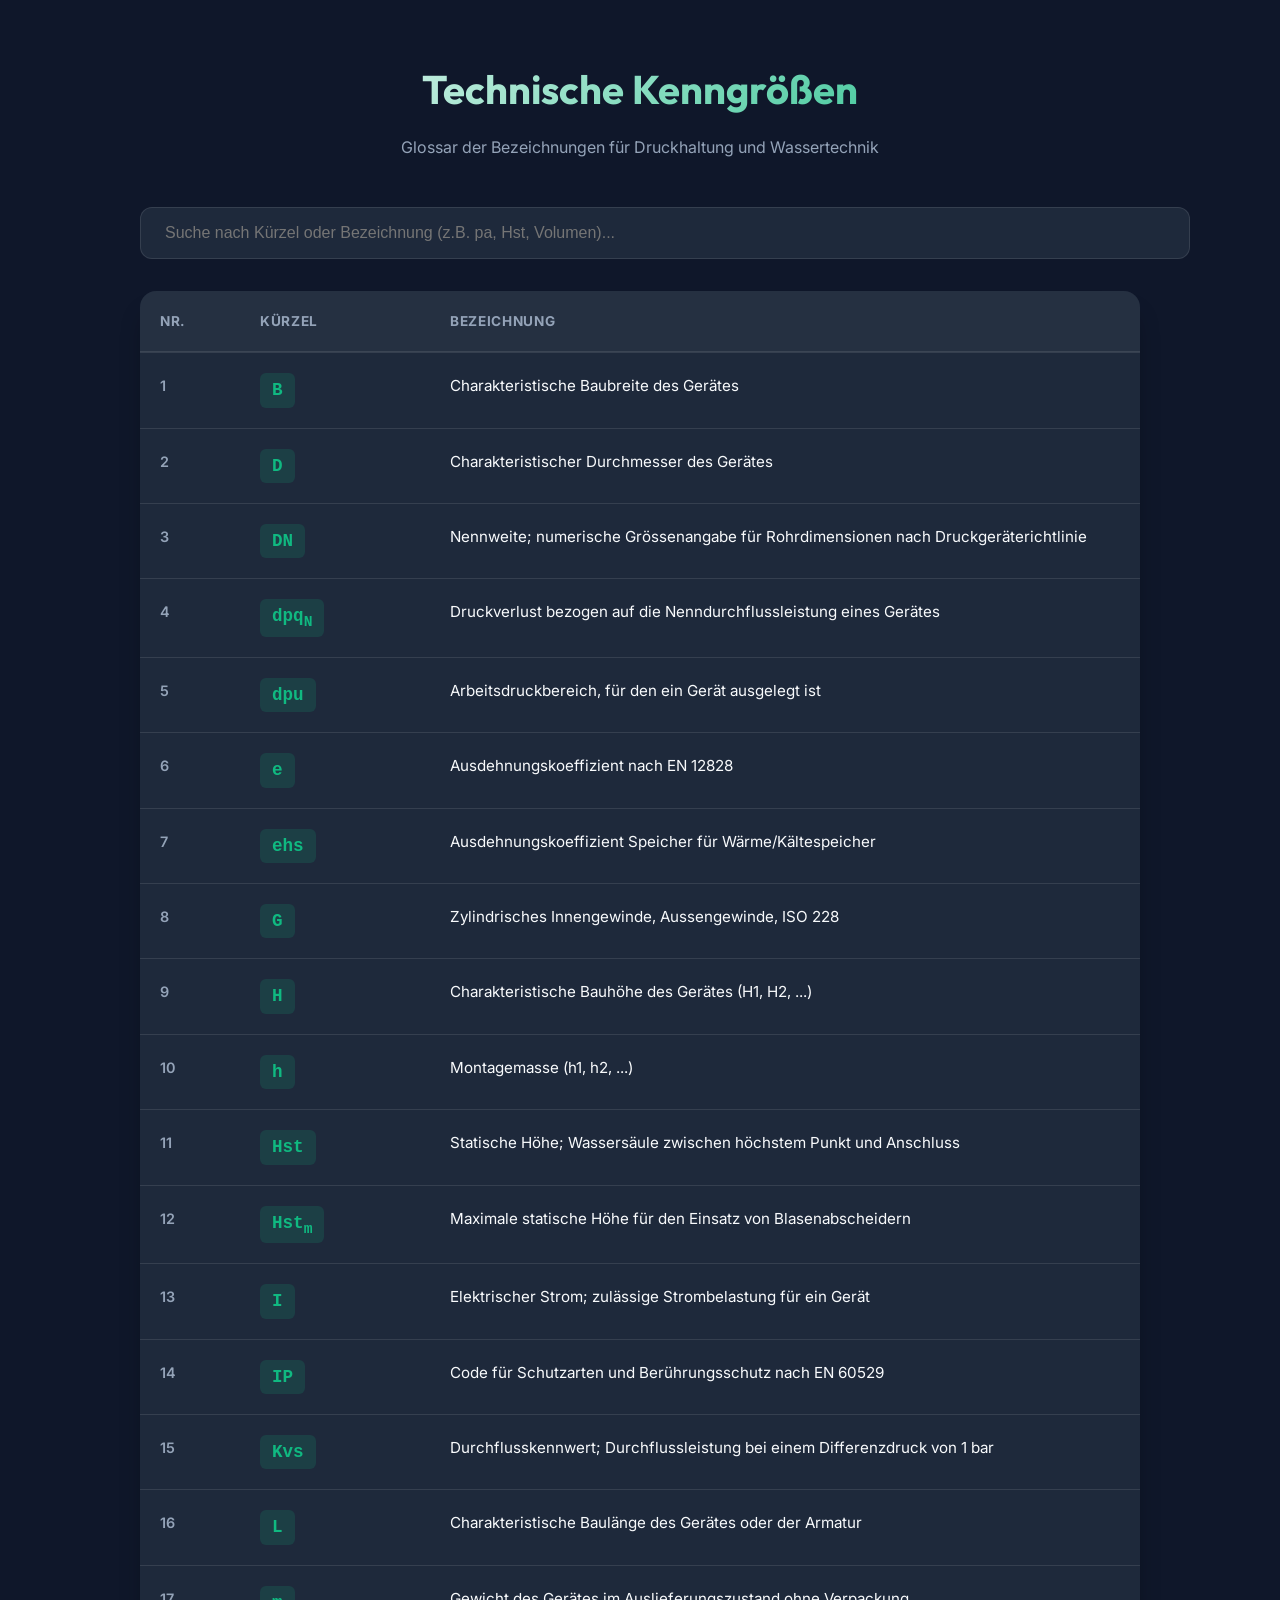
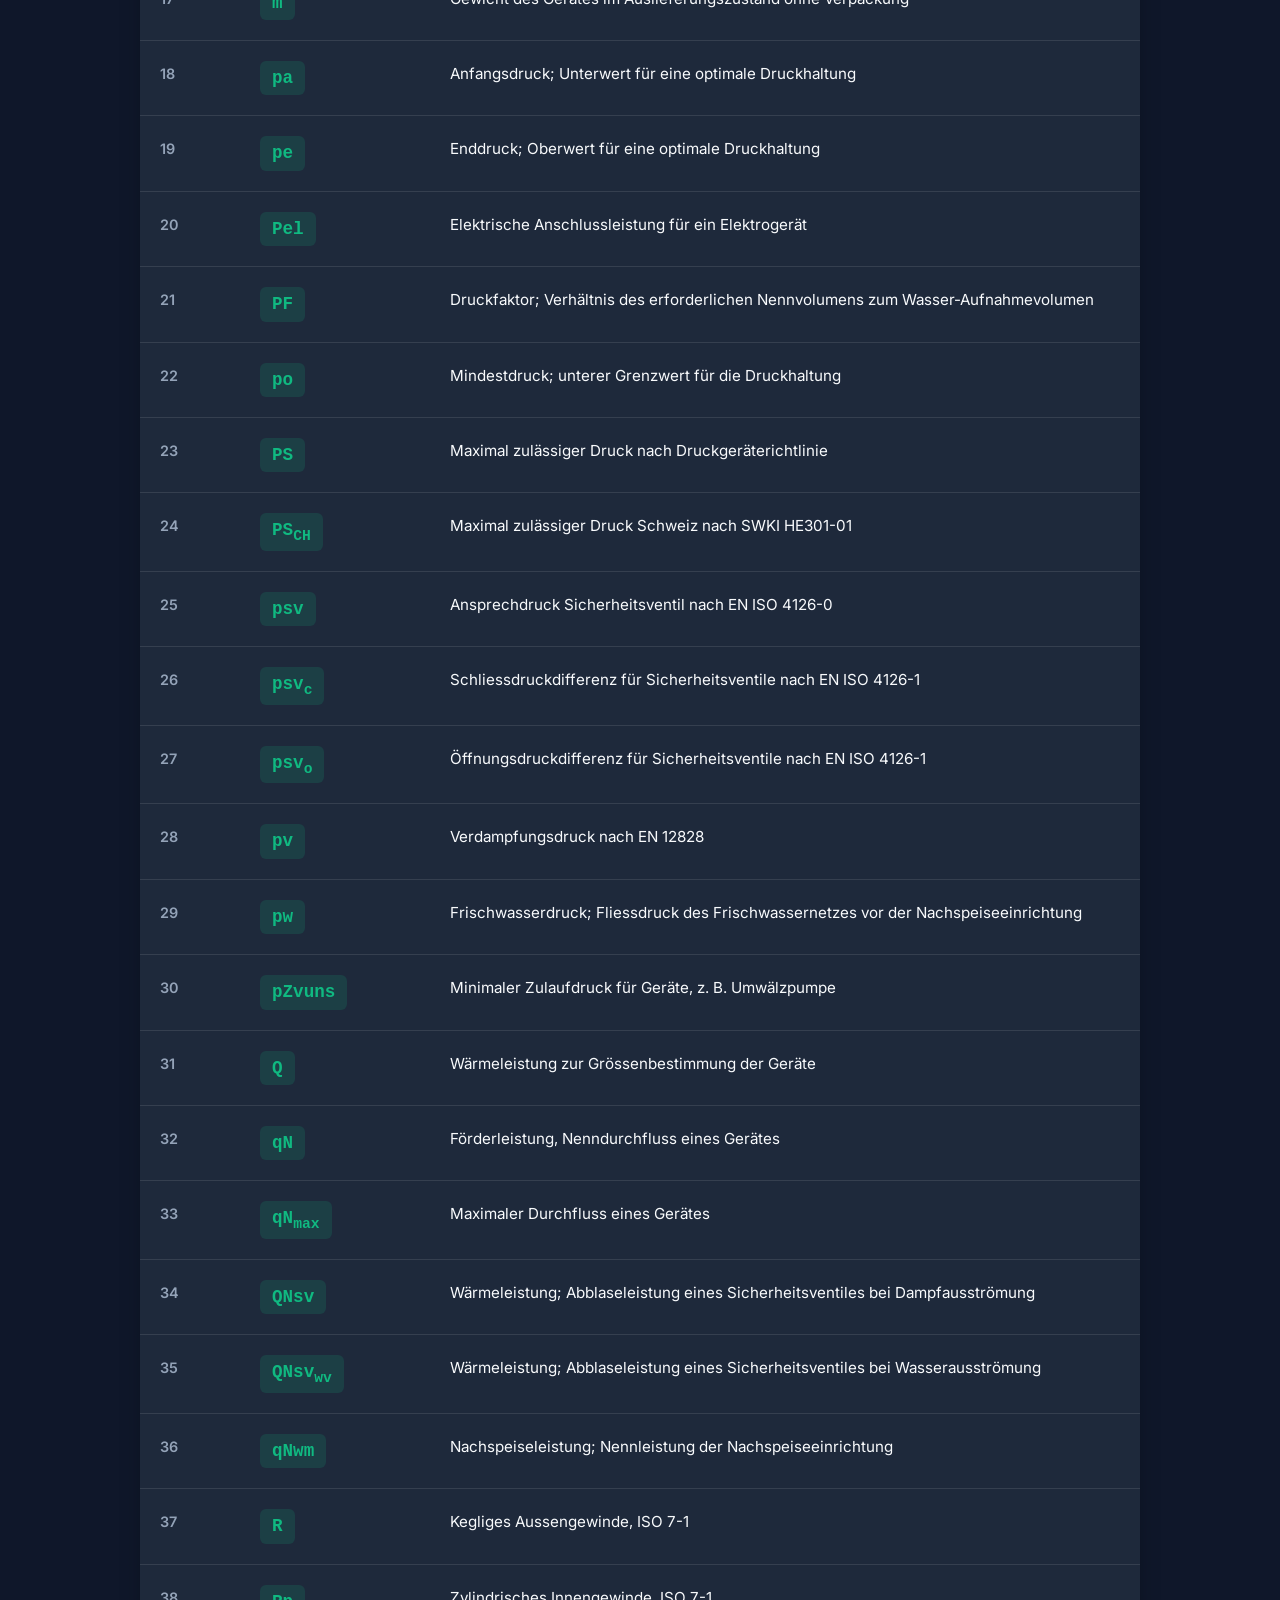
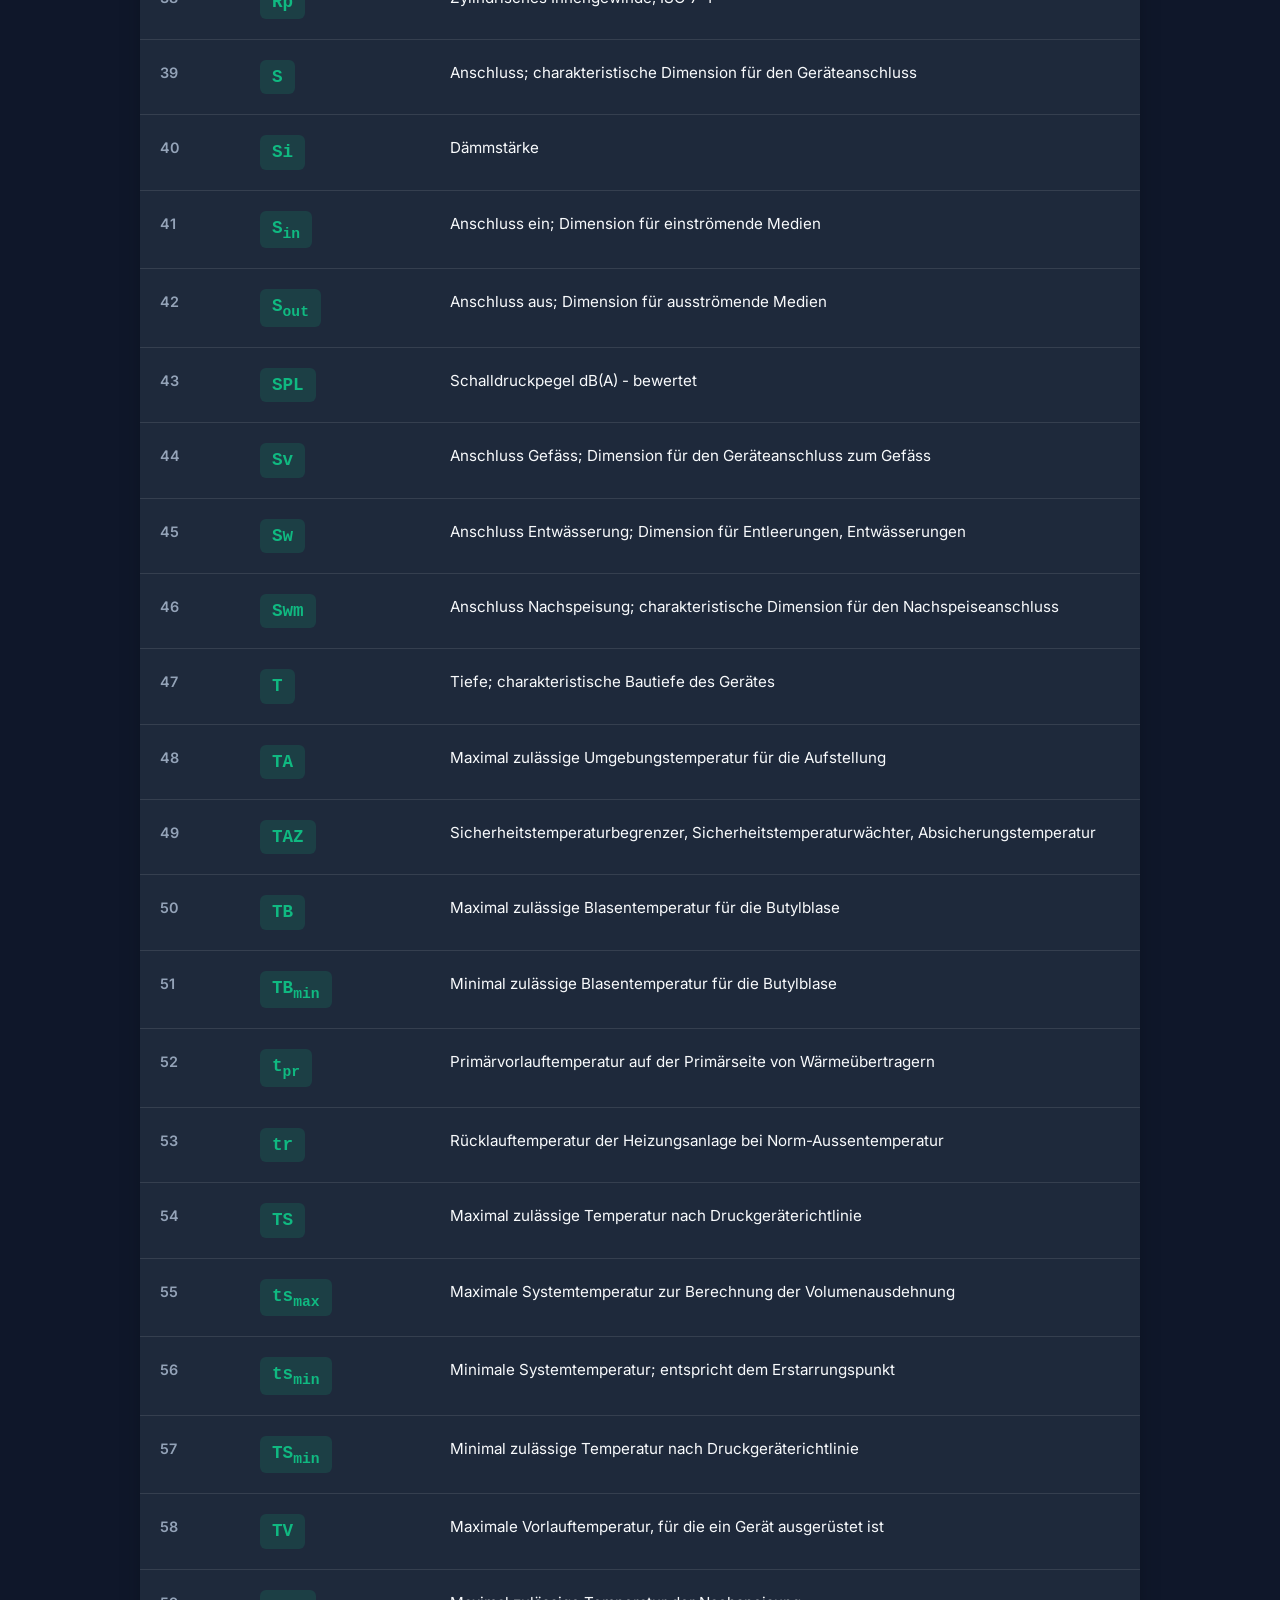
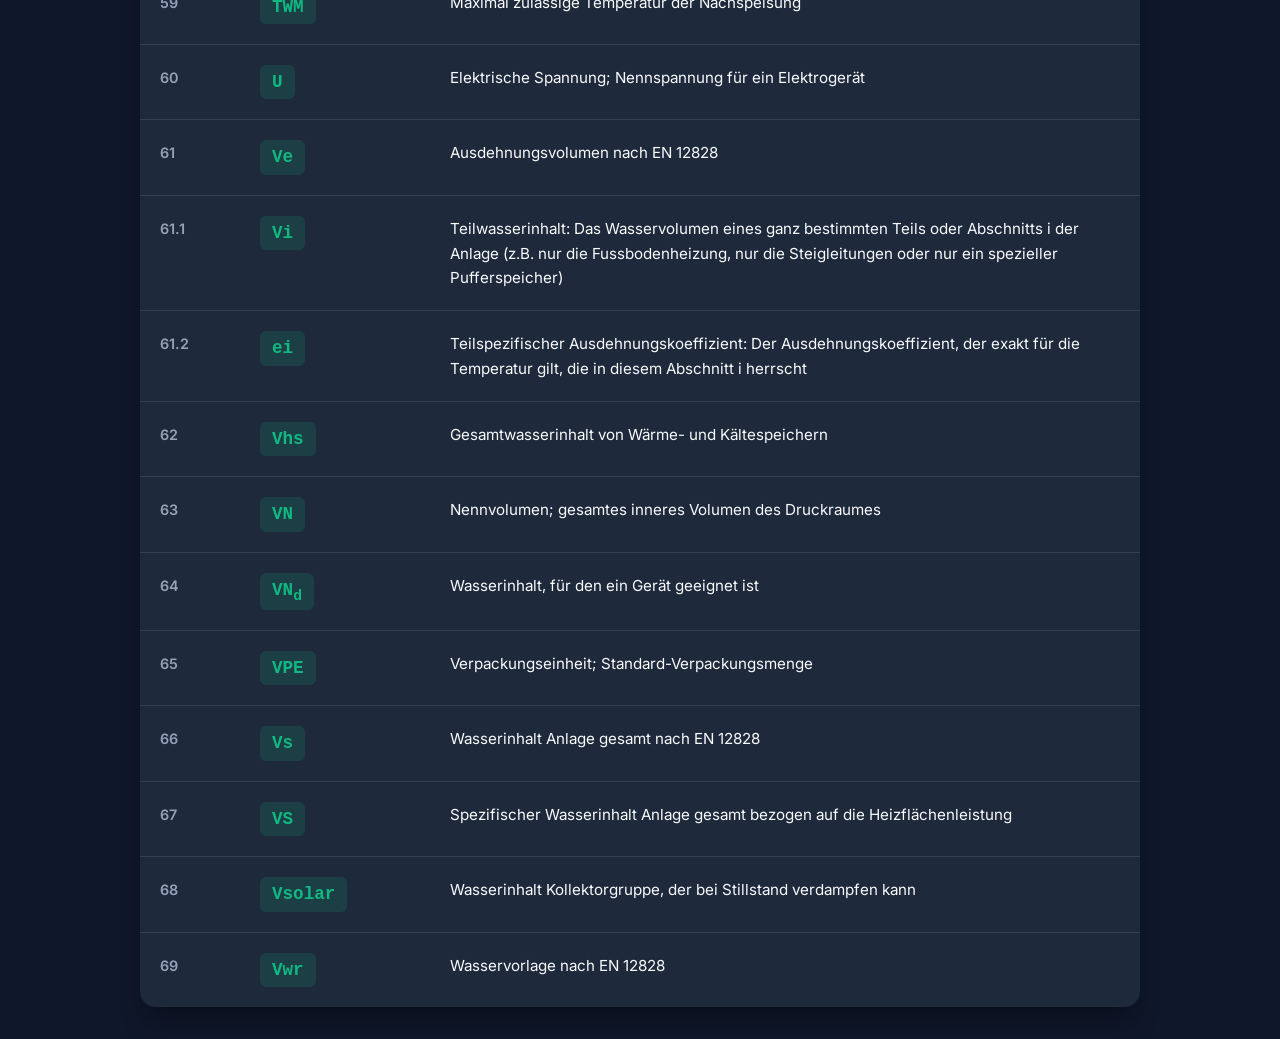
<file: Lex_ABC.html>
<!DOCTYPE html>
<html lang="de">

<head>
    <meta charset="UTF-8">
    <meta name="viewport" content="width=device-width, initial-scale=1.0">
    <title>Terminologie - Technische Kenngrößen</title>
    <link href="https://fonts.googleapis.com/css2?family=Inter:wght@400;600;800&family=Outfit:wght@700&display=swap"
        rel="stylesheet">
    <style>
        :root {
            --bg: #0f172a;
            --card-bg: #1e293b;
            --accent: #10b981;
            --text: #f8fafc;
            --text-muted: #94a3b8;
            --border: rgba(255, 255, 255, 0.1);
        }

        body {
            font-family: 'Inter', sans-serif;
            background-color: var(--bg);
            color: var(--text);
            margin: 0;
            padding: 2rem;
            line-height: 1.5;
        }

        .container {
            max-width: 1000px;
            margin: 0 auto;
        }

        header {
            text-align: center;
            margin-bottom: 3rem;
        }

        h1 {
            font-family: 'Outfit', sans-serif;
            font-size: 2.5rem;
            margin-bottom: 0.5rem;
            background: linear-gradient(135deg, #fff 0%, var(--accent) 100%);
            -webkit-background-clip: text;
            -webkit-text-fill-color: transparent;
        }

        .search-container {
            margin-bottom: 2rem;
            position: relative;
        }

        #search {
            width: 100%;
            padding: 1rem 1.5rem;
            background: var(--card-bg);
            border: 1px solid var(--border);
            border-radius: 12px;
            color: white;
            font-size: 1rem;
            outline: none;
            transition: border-color 0.2s;
        }

        #search:focus {
            border-color: var(--accent);
            box-shadow: 0 0 0 3px rgba(16, 185, 129, 0.2);
        }

        table {
            width: 100%;
            border-collapse: collapse;
            background: var(--card-bg);
            border-radius: 16px;
            overflow: hidden;
            box-shadow: 0 20px 25px -5px rgba(0, 0, 0, 0.3);
        }

        th {
            background: rgba(255, 255, 255, 0.03);
            text-align: left;
            padding: 1.25rem;
            font-size: 0.85rem;
            text-transform: uppercase;
            letter-spacing: 0.05em;
            color: var(--text-muted);
            border-bottom: 2px solid var(--border);
        }

        td {
            padding: 1.25rem;
            border-bottom: 1px solid var(--border);
            vertical-align: top;
        }

        tr:last-child td {
            border-bottom: none;
        }

        tr:hover td {
            background: rgba(16, 185, 129, 0.05);
        }

        .badge {
            display: inline-block;
            padding: 0.25rem 0.75rem;
            background: rgba(16, 185, 129, 0.15);
            color: var(--accent);
            border-radius: 6px;
            font-weight: 800;
            font-family: monospace;
            font-size: 1.1rem;
        }

        .nr {
            color: var(--text-muted);
            font-size: 0.9rem;
            font-weight: 600;
        }

        .desc {
            font-size: 0.95rem;
        }

        @media screen and (max-width: 600px) {
            body {
                padding: 1rem;
            }

            th:nth-child(1),
            td:nth-child(1) {
                display: none;
            }
        }
    </style>
</head>

<body>

    <div class="container">
        <header>
            <h1>Technische Kenngrößen</h1>
            <p style="color: var(--text-muted)"> Glossar der Bezeichnungen für Druckhaltung und Wassertechnik </p>
        </header>

        <div class="search-container">
            <input type="text" id="search" placeholder="Suche nach Kürzel oder Bezeichnung (z.B. pa, Hst, Volumen)...">
        </div>

        <table>
            <thead>
                <tr>
                    <th width="60">Nr.</th>
                    <th width="150">Kürzel</th>
                    <th>Bezeichnung</th>
                </tr>
            </thead>
            <tbody id="table-body">
                <!-- Content will be injected by JS -->
            </tbody>
        </table>
    </div>

    <script>
        const data = [
            { id: 1, k: "B", d: "Charakteristische Baubreite des Gerätes" },
            { id: 2, k: "D", d: "Charakteristischer Durchmesser des Gerätes" },
            { id: 3, k: "DN", d: "Nennweite; numerische Grössenangabe für Rohrdimensionen nach Druckgeräterichtlinie" },
            { id: 4, k: "dpq<sub>N</sub>", d: "Druckverlust bezogen auf die Nenndurchflussleistung eines Gerätes" },
            { id: 5, k: "dpu", d: "Arbeitsdruckbereich, für den ein Gerät ausgelegt ist" },
            { id: 6, k: "e", d: "Ausdehnungskoeffizient nach EN 12828" },
            { id: 7, k: "ehs", d: "Ausdehnungskoeffizient Speicher für Wärme/Kältespeicher" },
            { id: 8, k: "G", d: "Zylindrisches Innengewinde, Aussengewinde, ISO 228" },
            { id: 9, k: "H", d: "Charakteristische Bauhöhe des Gerätes (H1, H2, ...)" },
            { id: 10, k: "h", d: "Montagemasse (h1, h2, ...)" },
            { id: 11, k: "Hst", d: "Statische Höhe; Wassersäule zwischen höchstem Punkt und Anschluss" },
            { id: 12, k: "Hst<sub>m</sub>", d: "Maximale statische Höhe für den Einsatz von Blasenabscheidern" },
            { id: 13, k: "I", d: "Elektrischer Strom; zulässige Strombelastung für ein Gerät" },
            { id: 14, k: "IP", d: "Code für Schutzarten und Berührungsschutz nach EN 60529" },
            { id: 15, k: "Kvs", d: "Durchflusskennwert; Durchflussleistung bei einem Differenzdruck von 1 bar" },
            { id: 16, k: "L", d: "Charakteristische Baulänge des Gerätes oder der Armatur" },
            { id: 17, k: "m", d: "Gewicht des Gerätes im Auslieferungszustand ohne Verpackung" },
            { id: 18, k: "pa", d: "Anfangsdruck; Unterwert für eine optimale Druckhaltung" },
            { id: 19, k: "pe", d: "Enddruck; Oberwert für eine optimale Druckhaltung" },
            { id: 20, k: "Pel", d: "Elektrische Anschlussleistung für ein Elektrogerät" },
            { id: 21, k: "PF", d: "Druckfaktor; Verhältnis des erforderlichen Nennvolumens zum Wasser-Aufnahmevolumen" },
            { id: 22, k: "po", d: "Mindestdruck; unterer Grenzwert für die Druckhaltung" },
            { id: 23, k: "PS", d: "Maximal zulässiger Druck nach Druckgeräterichtlinie" },
            { id: 24, k: "PS<sub>CH</sub>", d: "Maximal zulässiger Druck Schweiz nach SWKI HE301-01" },
            { id: 25, k: "psv", d: "Ansprechdruck Sicherheitsventil nach EN ISO 4126-0" },
            { id: 26, k: "psv<sub>c</sub>", d: "Schliessdruckdifferenz für Sicherheitsventile nach EN ISO 4126-1" },
            { id: 27, k: "psv<sub>o</sub>", d: "Öffnungsdruckdifferenz für Sicherheitsventile nach EN ISO 4126-1" },
            { id: 28, k: "pv", d: "Verdampfungsdruck nach EN 12828" },
            { id: 29, k: "pw", d: "Frischwasserdruck; Fliessdruck des Frischwassernetzes vor der Nachspeiseeinrichtung" },
            { id: 30, k: "pZvuns", d: "Minimaler Zulaufdruck für Geräte, z. B. Umwälzpumpe" },
            { id: 31, k: "Q", d: "Wärmeleistung zur Grössenbestimmung der Geräte" },
            { id: 32, k: "qN", d: "Förderleistung, Nenndurchfluss eines Gerätes" },
            { id: 33, k: "qN<sub>max</sub>", d: "Maximaler Durchfluss eines Gerätes" },
            { id: 34, k: "QNsv", d: "Wärmeleistung; Abblaseleistung eines Sicherheitsventiles bei Dampfausströmung" },
            { id: 35, k: "QNsv<sub>wv</sub>", d: "Wärmeleistung; Abblaseleistung eines Sicherheitsventiles bei Wasserausströmung" },
            { id: 36, k: "qNwm", d: "Nachspeiseleistung; Nennleistung der Nachspeiseeinrichtung" },
            { id: 37, k: "R", d: "Kegliges Aussengewinde, ISO 7-1" },
            { id: 38, k: "Rp", d: "Zylindrisches Innengewinde, ISO 7-1" },
            { id: 39, k: "S", d: "Anschluss; charakteristische Dimension für den Geräteanschluss" },
            { id: 40, k: "Si", d: "Dämmstärke" },
            { id: 41, k: "S<sub>in</sub>", d: "Anschluss ein; Dimension für einströmende Medien" },
            { id: 42, k: "S<sub>out</sub>", d: "Anschluss aus; Dimension für ausströmende Medien" },
            { id: 43, k: "SPL", d: "Schalldruckpegel dB(A) - bewertet" },
            { id: 44, k: "Sv", d: "Anschluss Gefäss; Dimension für den Geräteanschluss zum Gefäss" },
            { id: 45, k: "Sw", d: "Anschluss Entwässerung; Dimension für Entleerungen, Entwässerungen" },
            { id: 46, k: "Swm", d: "Anschluss Nachspeisung; charakteristische Dimension für den Nachspeiseanschluss" },
            { id: 47, k: "T", d: "Tiefe; charakteristische Bautiefe des Gerätes" },
            { id: 48, k: "TA", d: "Maximal zulässige Umgebungstemperatur für die Aufstellung" },
            { id: 49, k: "TAZ", d: "Sicherheitstemperaturbegrenzer, Sicherheitstemperaturwächter, Absicherungstemperatur" },
            { id: 50, k: "TB", d: "Maximal zulässige Blasentemperatur für die Butylblase" },
            { id: 51, k: "TB<sub>min</sub>", d: "Minimal zulässige Blasentemperatur für die Butylblase" },
            { id: 52, k: "t<sub>pr</sub>", d: "Primärvorlauftemperatur auf der Primärseite von Wärmeübertragern" },
            { id: 53, k: "tr", d: "Rücklauftemperatur der Heizungsanlage bei Norm-Aussentemperatur" },
            { id: 54, k: "TS", d: "Maximal zulässige Temperatur nach Druckgeräterichtlinie" },
            { id: 55, k: "ts<sub>max</sub>", d: "Maximale Systemtemperatur zur Berechnung der Volumenausdehnung" },
            { id: 56, k: "ts<sub>min</sub>", d: "Minimale Systemtemperatur; entspricht dem Erstarrungspunkt" },
            { id: 57, k: "TS<sub>min</sub>", d: "Minimal zulässige Temperatur nach Druckgeräterichtlinie" },
            { id: 58, k: "TV", d: "Maximale Vorlauftemperatur, für die ein Gerät ausgerüstet ist" },
            { id: 59, k: "TWM", d: "Maximal zulässige Temperatur der Nachspeisung" },
            { id: 60, k: "U", d: "Elektrische Spannung; Nennspannung für ein Elektrogerät" },
            { id: 61, k: "Ve", d: "Ausdehnungsvolumen nach EN 12828" },
            { id: 61.1, k: "Vi", d: "Teilwasserinhalt: Das Wasservolumen eines ganz bestimmten Teils oder Abschnitts i der Anlage (z.B. nur die Fussbodenheizung, nur die Steigleitungen oder nur ein spezieller Pufferspeicher)" },
            { id: 61.2, k: "ei", d: "Teilspezifischer Ausdehnungskoeffizient: Der Ausdehnungskoeffizient, der exakt für die Temperatur gilt, die in diesem Abschnitt i herrscht" },
            { id: 62, k: "Vhs", d: "Gesamtwasserinhalt von Wärme- und Kältespeichern" },
            { id: 63, k: "VN", d: "Nennvolumen; gesamtes inneres Volumen des Druckraumes" },
            { id: 64, k: "VN<sub>d</sub>", d: "Wasserinhalt, für den ein Gerät geeignet ist" },
            { id: 65, k: "VPE", d: "Verpackungseinheit; Standard-Verpackungsmenge" },
            { id: 66, k: "Vs", d: "Wasserinhalt Anlage gesamt nach EN 12828" },
            { id: 67, k: "VS", d: "Spezifischer Wasserinhalt Anlage gesamt bezogen auf die Heizflächenleistung" },
            { id: 68, k: "Vsolar", d: "Wasserinhalt Kollektorgruppe, der bei Stillstand verdampfen kann" },
            { id: 69, k: "Vwr", d: "Wasservorlage nach EN 12828" }
        ];

        const tbody = document.getElementById('table-body');
        const searchInput = document.getElementById('search');

        function renderTable(filter = "") {
            tbody.innerHTML = '';
            const filtered = data.filter(item =>
                item.k.toLowerCase().includes(filter.toLowerCase()) ||
                item.d.toLowerCase().includes(filter.toLowerCase())
            );

            filtered.forEach(item => {
                const tr = document.createElement('tr');
                tr.innerHTML = `
                <td><span class="nr">${item.id}</span></td>
                <td><span class="badge">${item.k}</span></td>
                <td><span class="desc">${item.d}</span></td>
            `;
                tbody.appendChild(tr);
            });
        }

        searchInput.addEventListener('input', (e) => renderTable(e.target.value));

        // Initial render
        renderTable();
    </script>

</body>

</html>
</file>
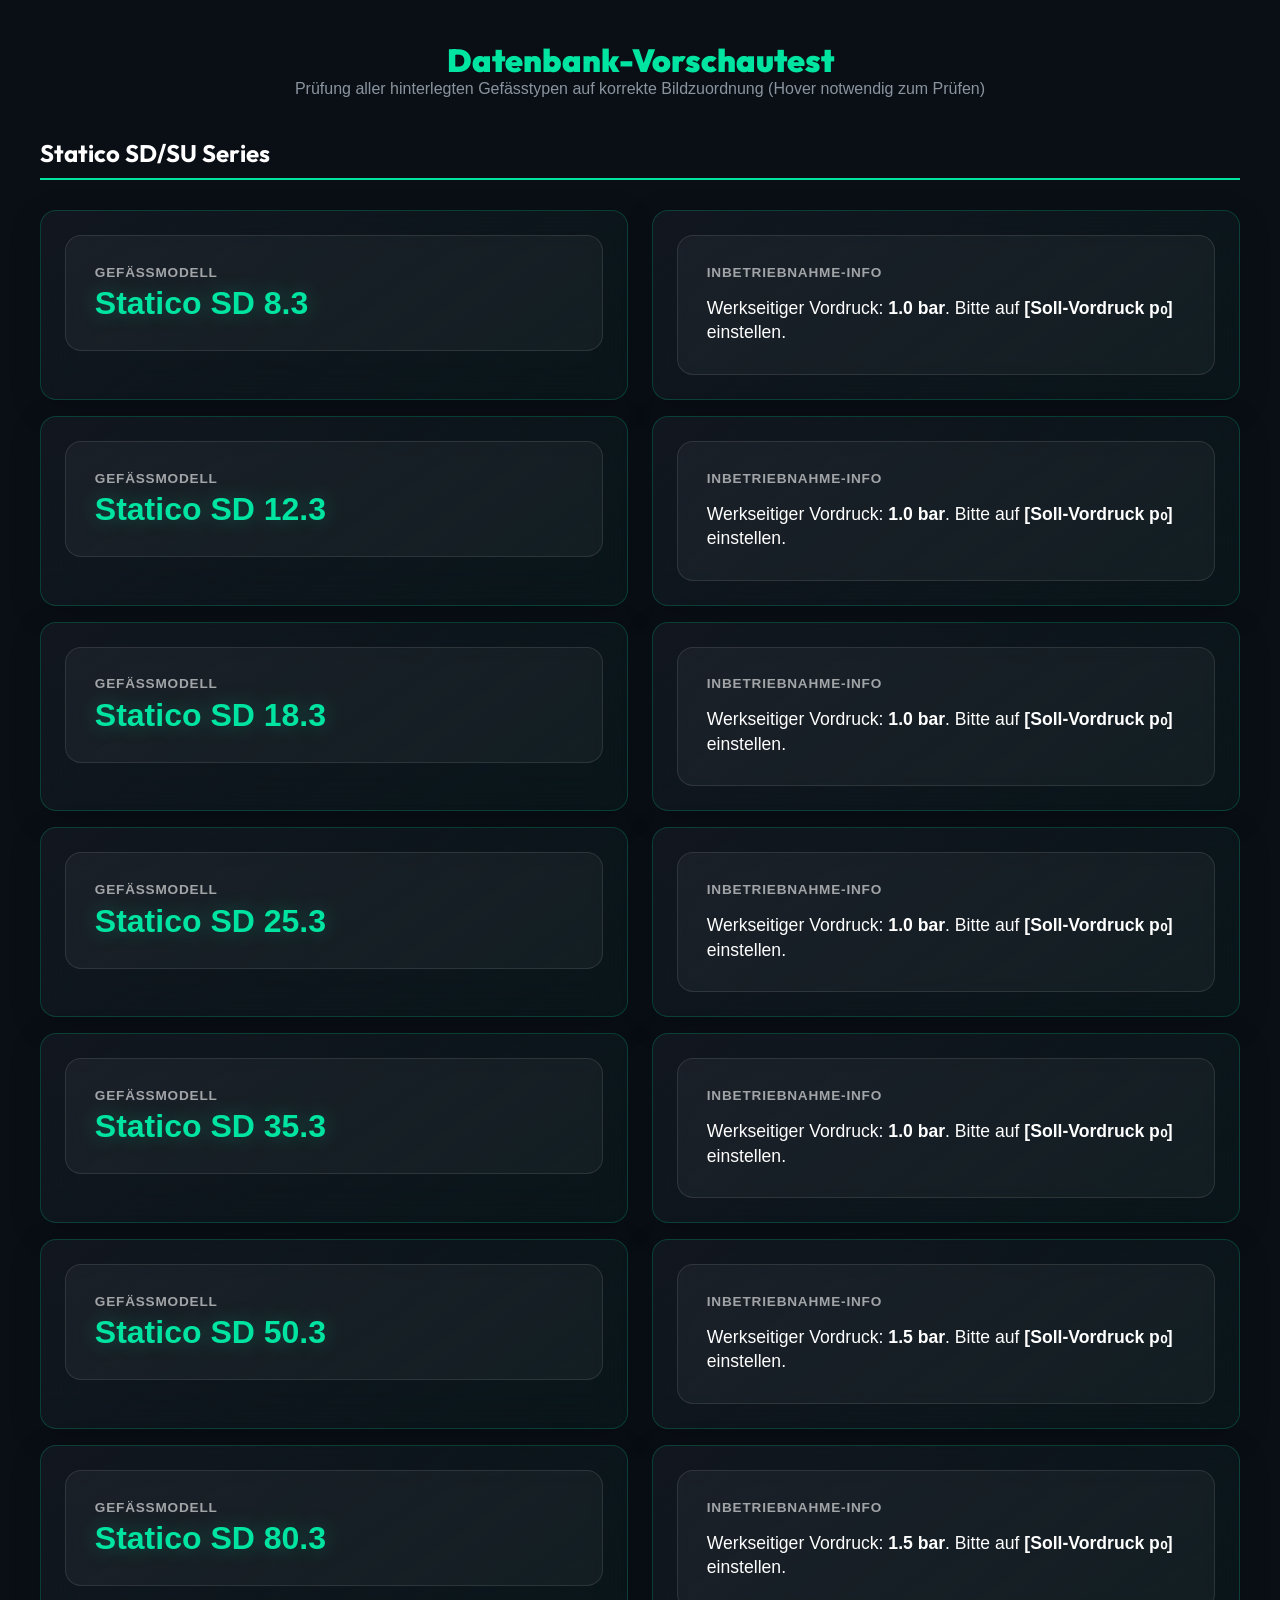
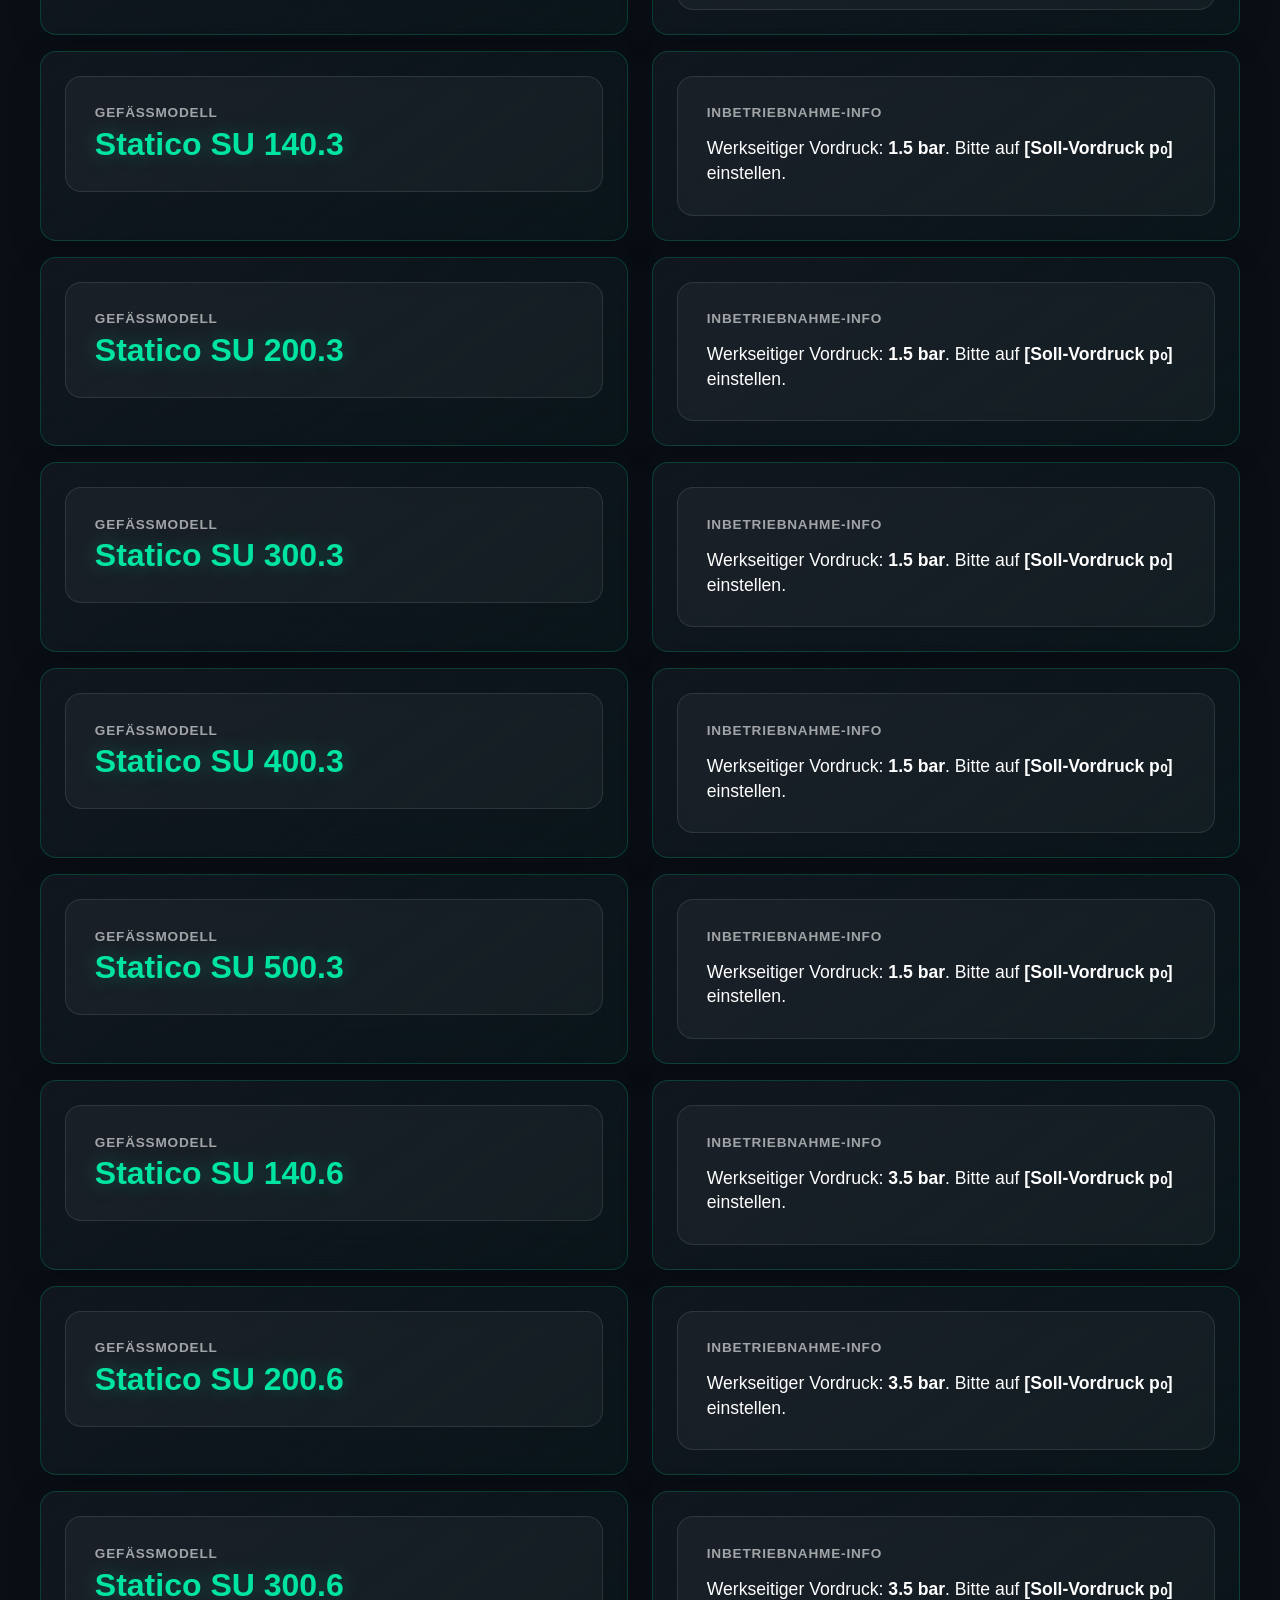
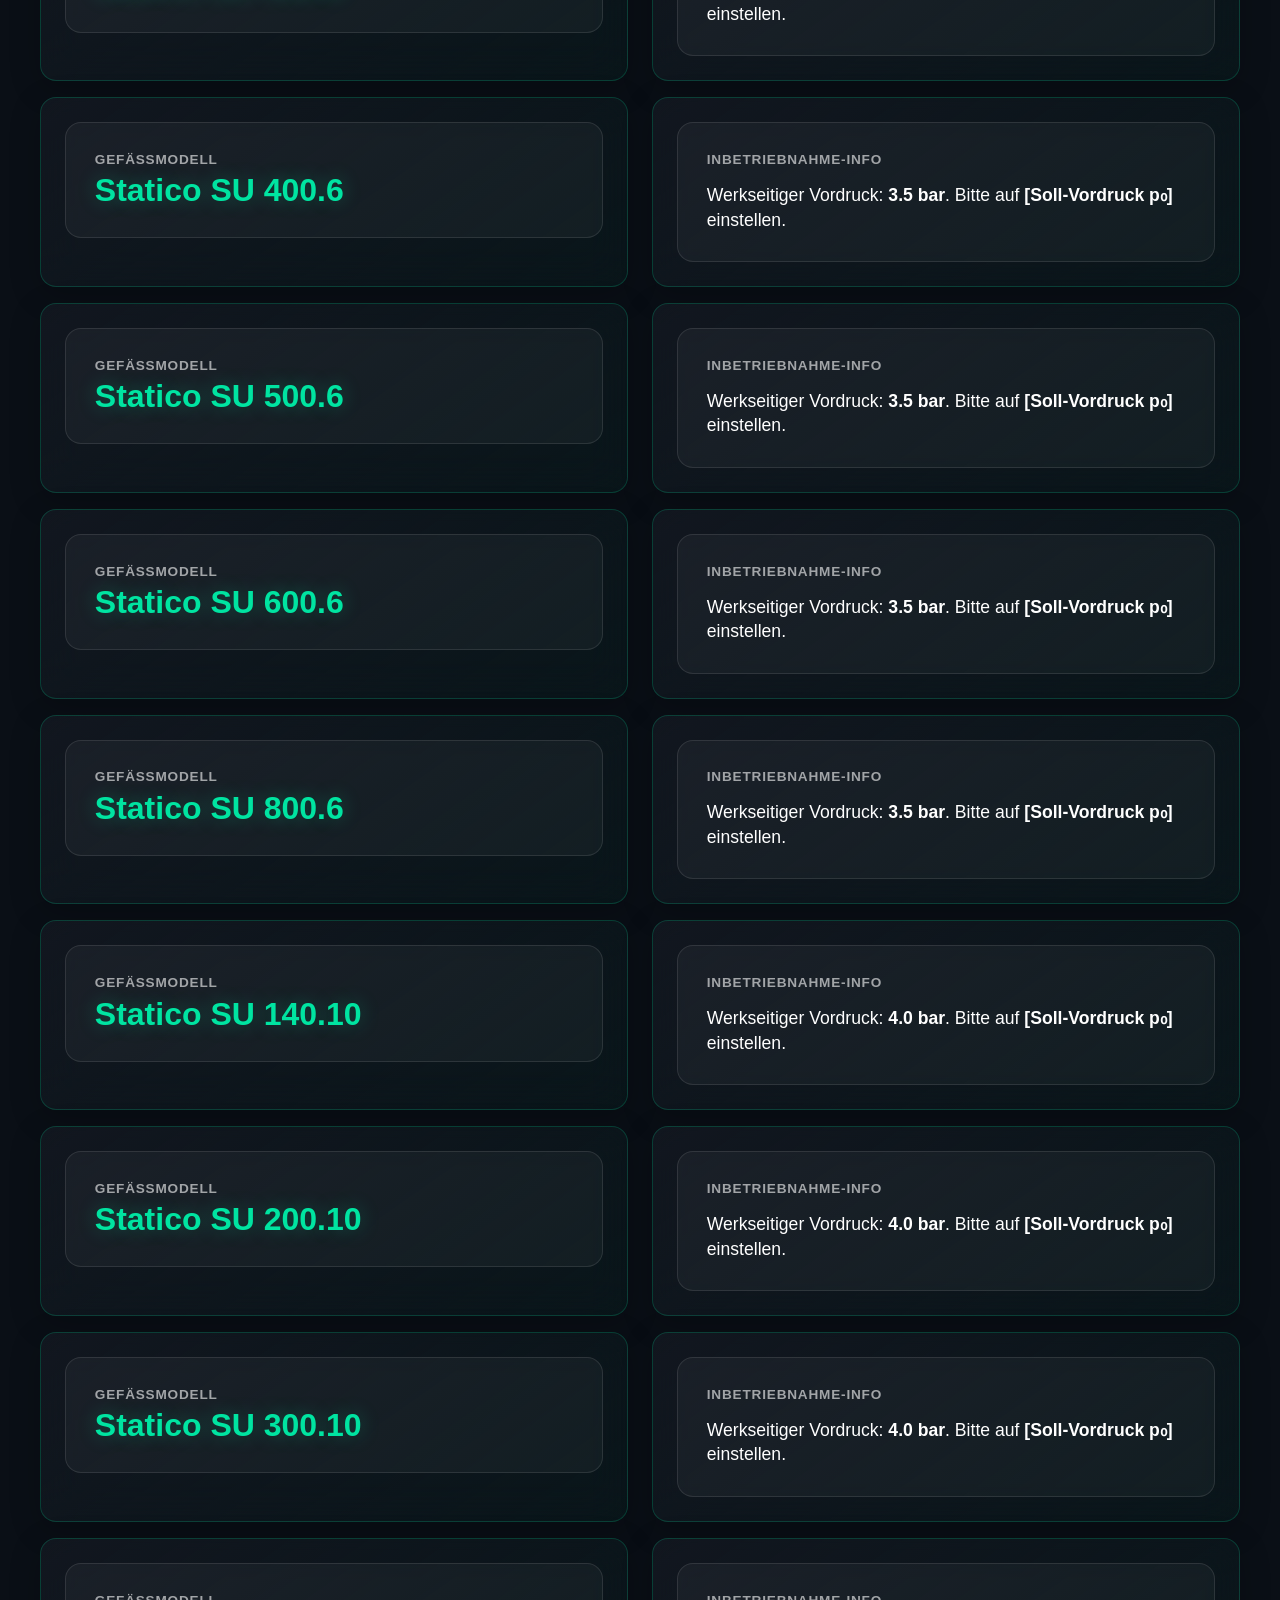
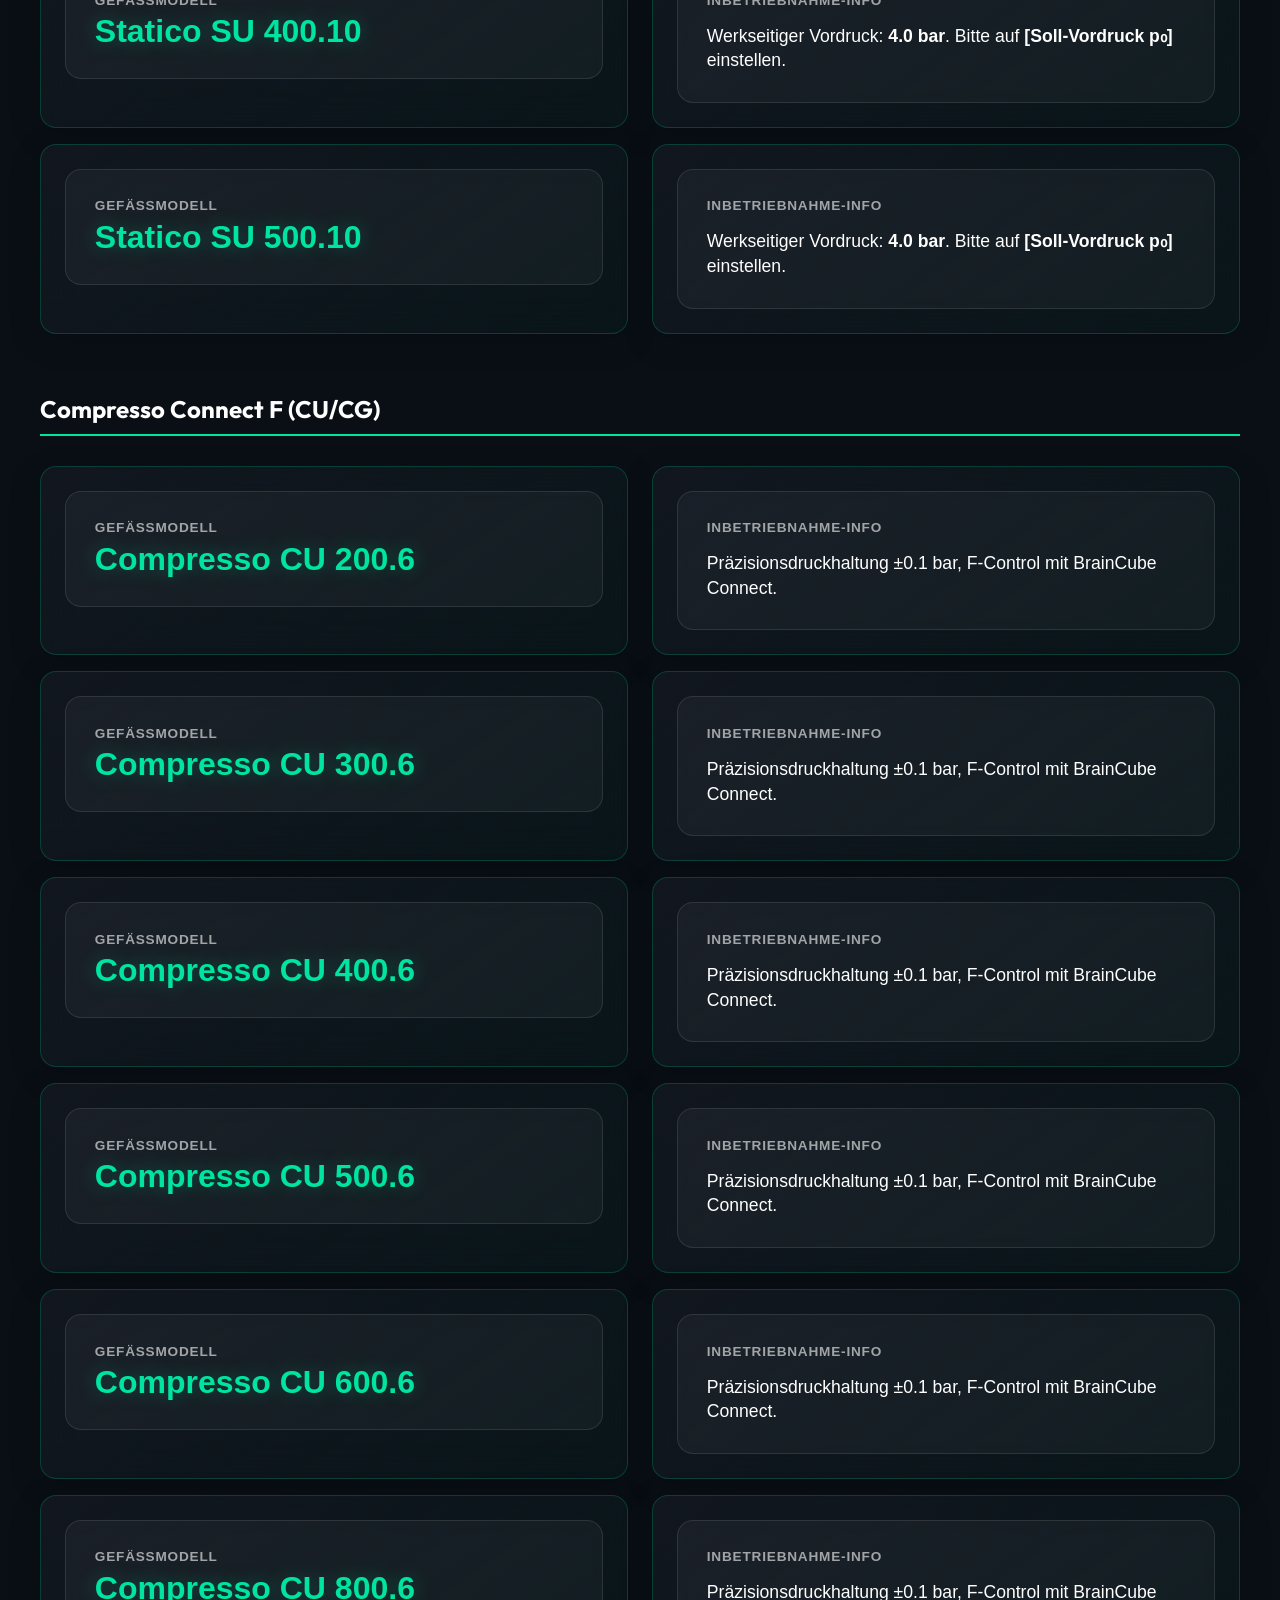
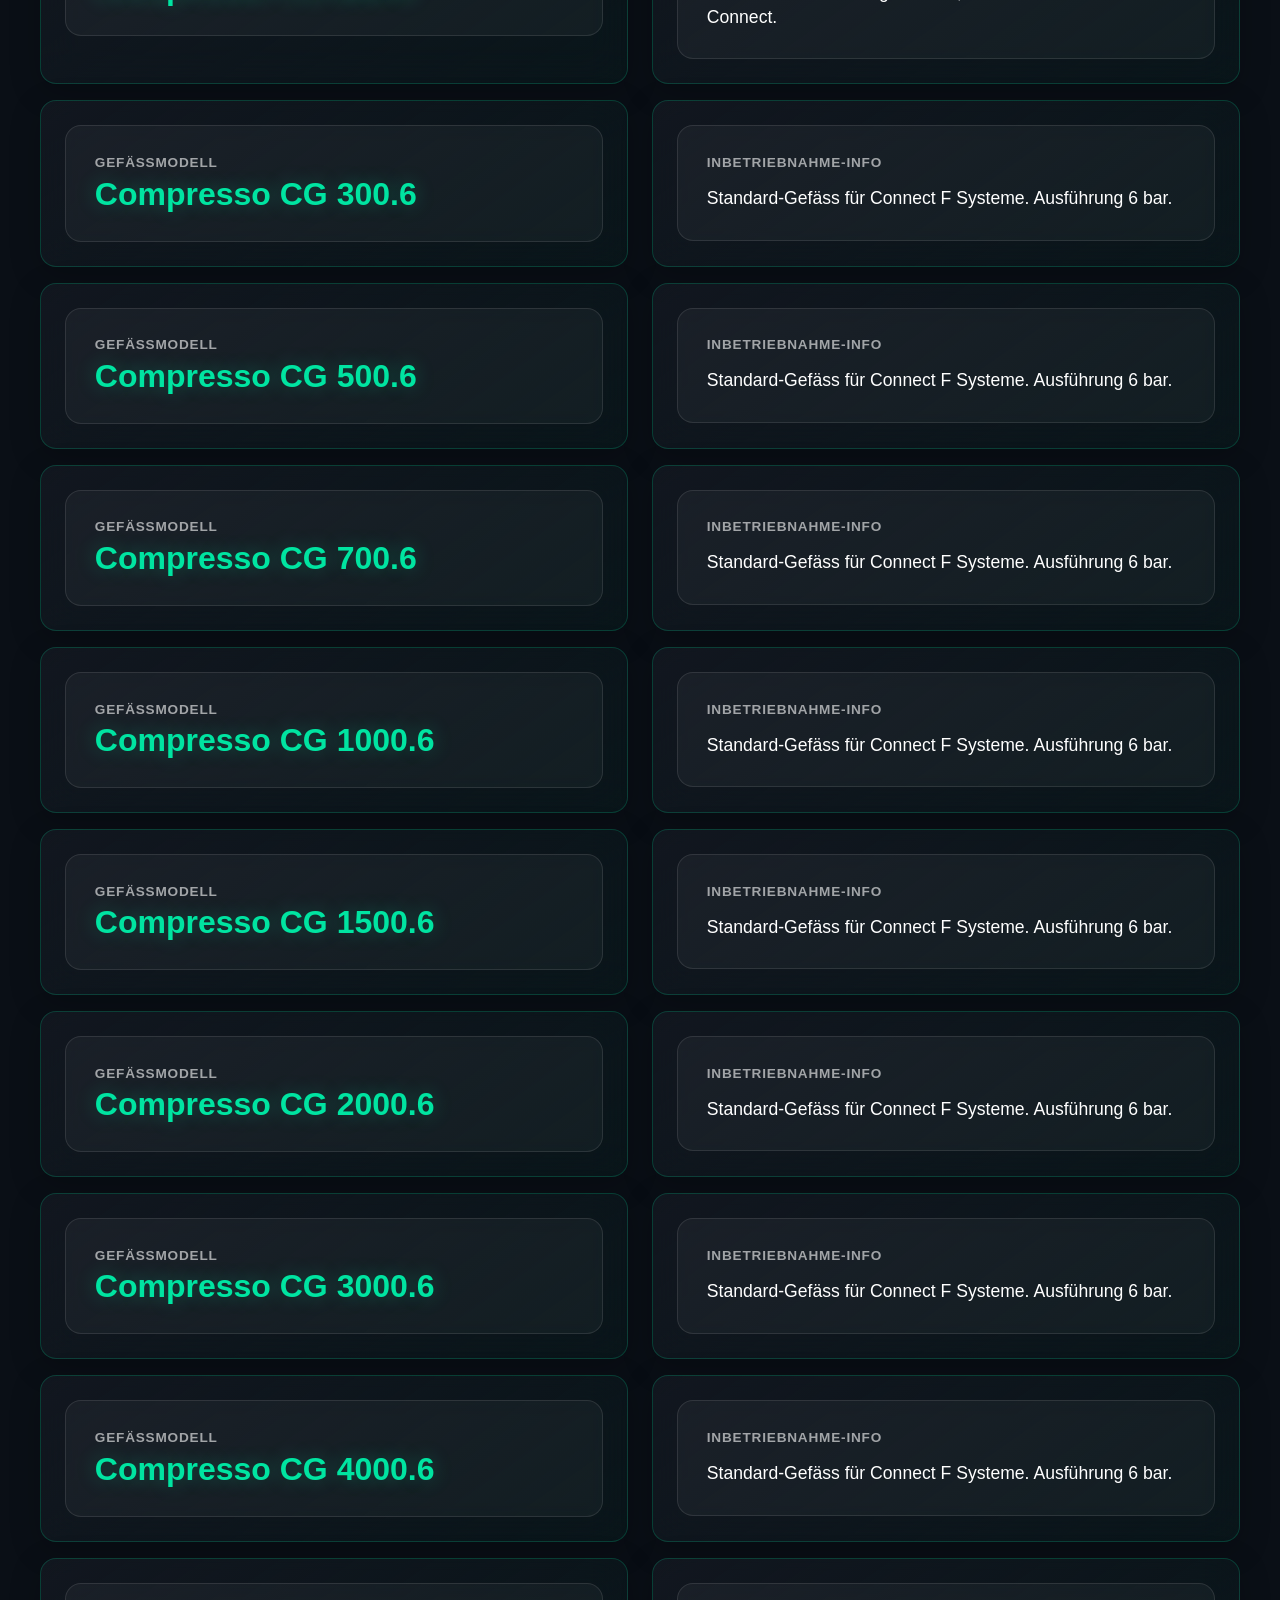
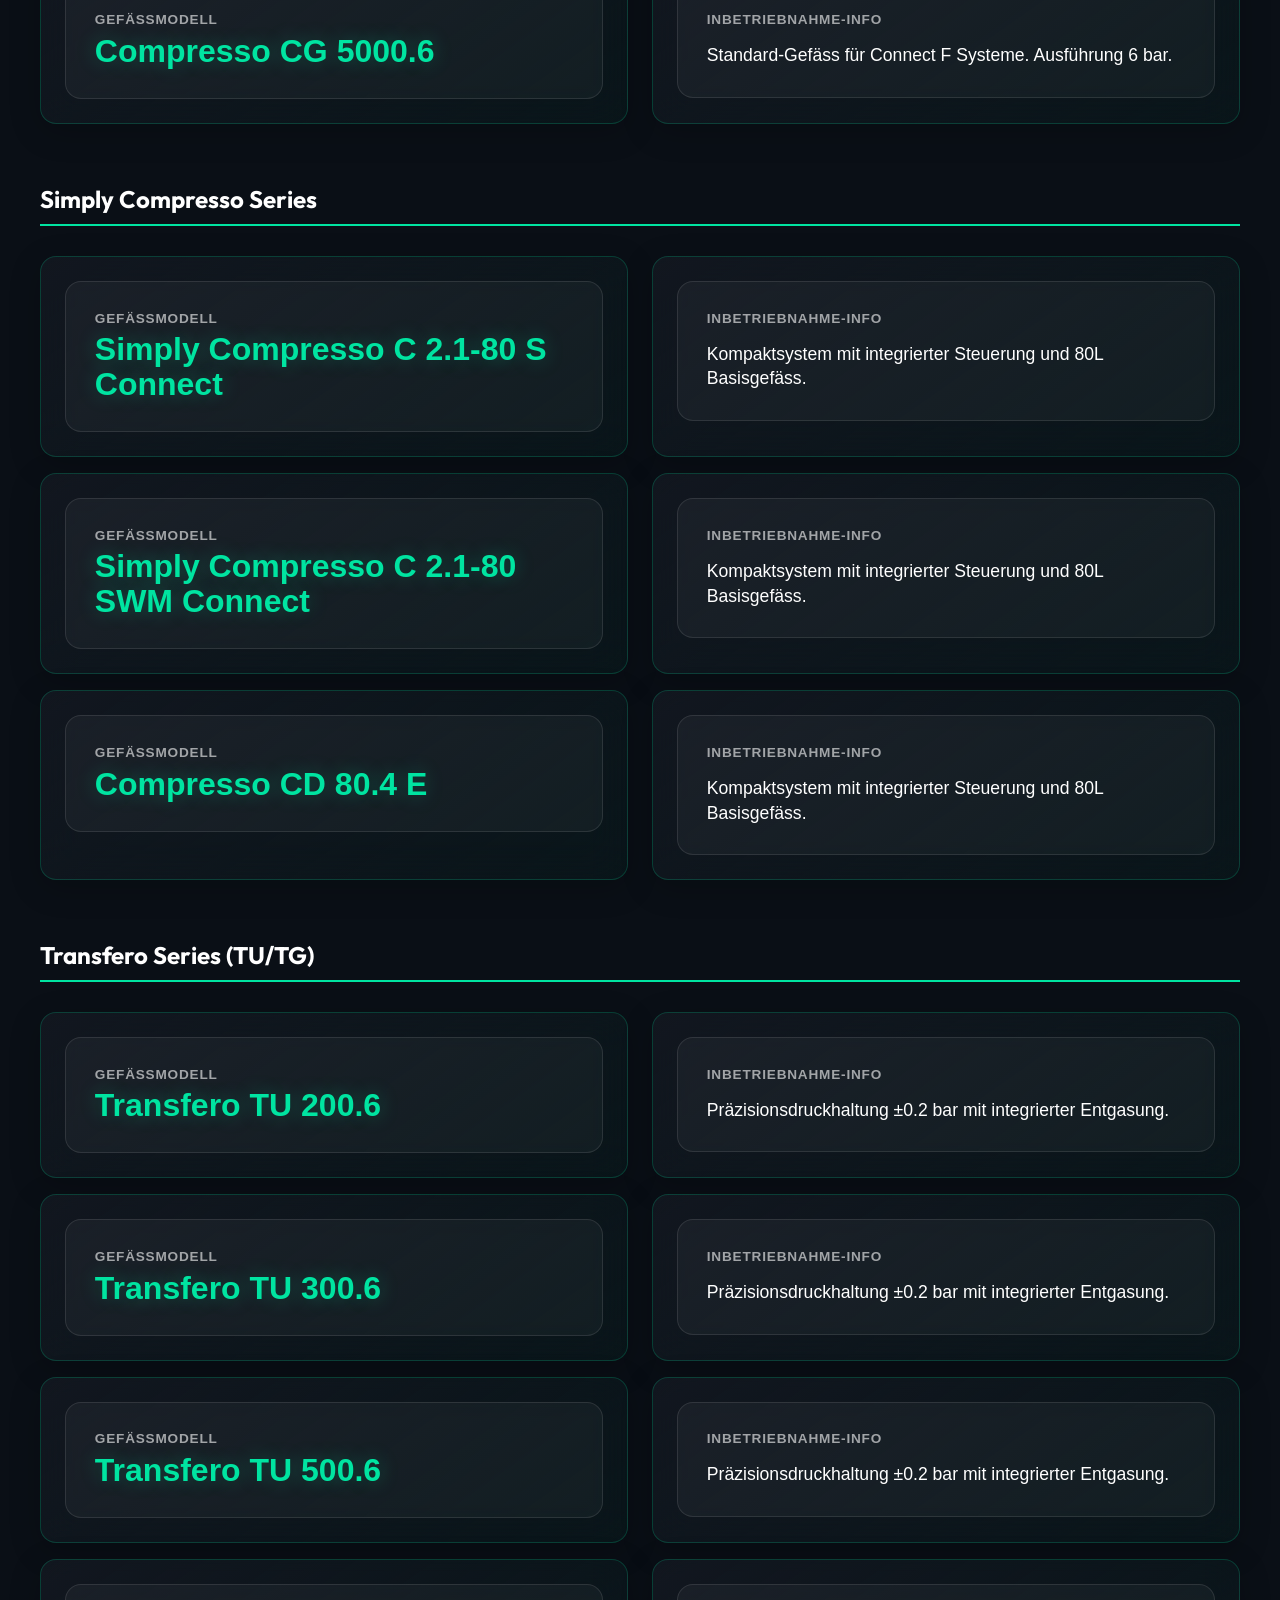
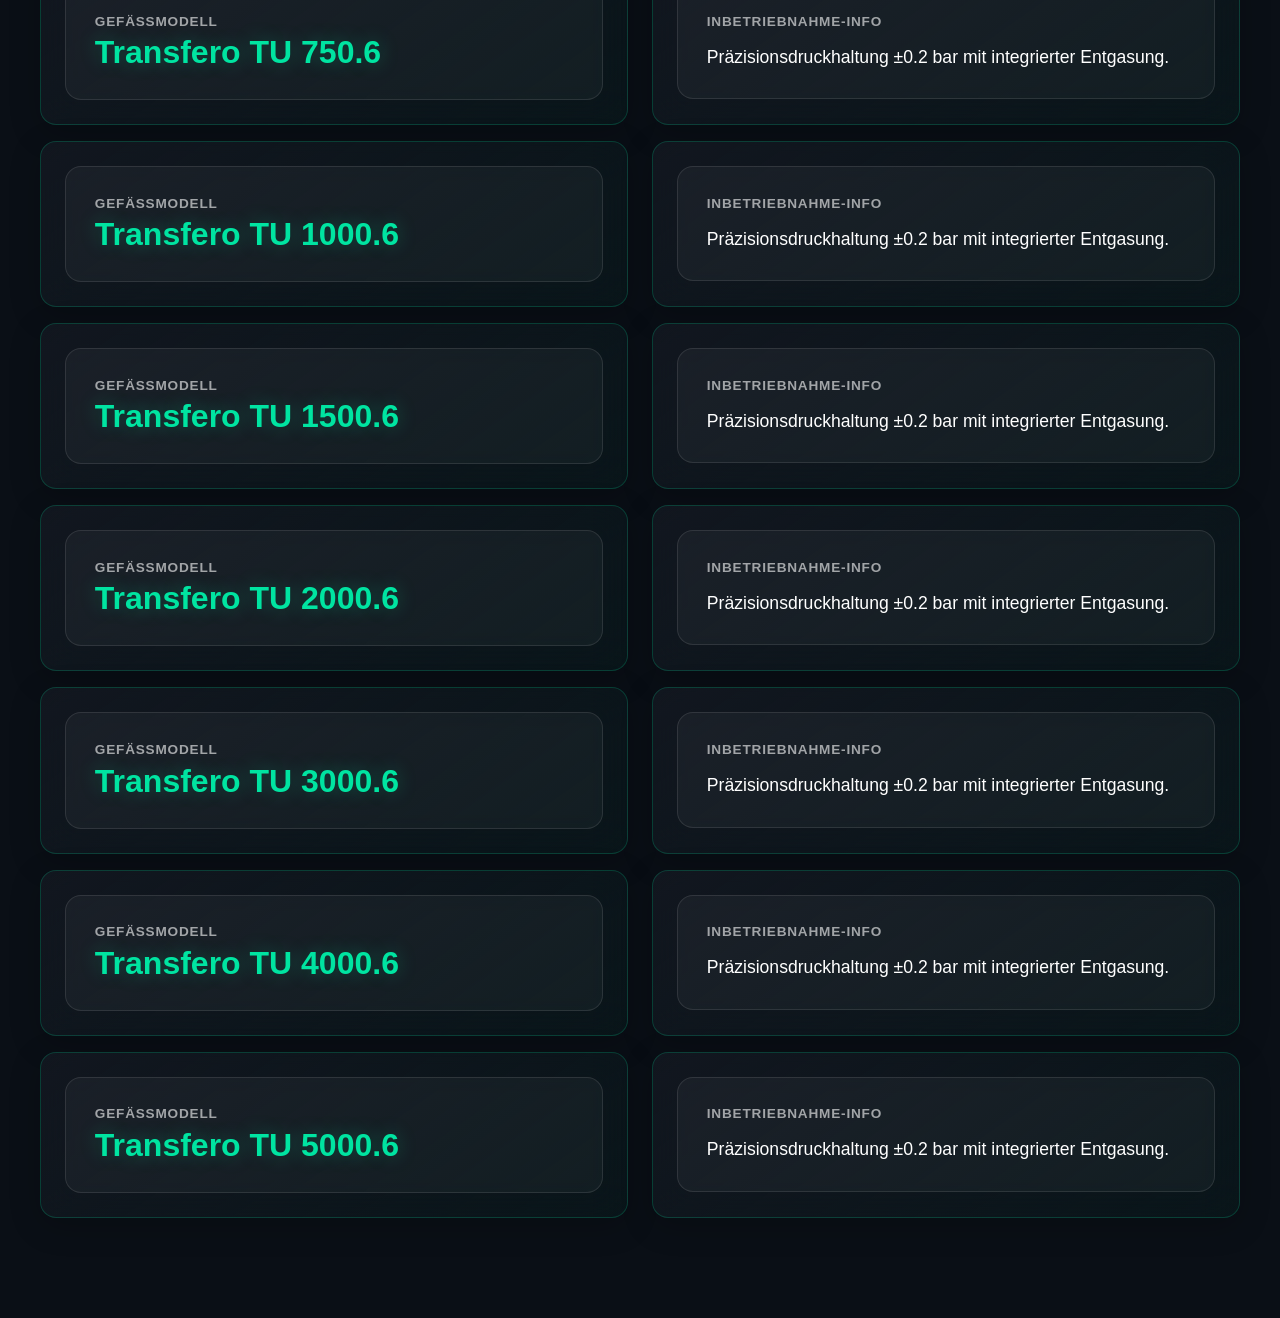
<file: test_all_vessels.html>
<!DOCTYPE html>
<html lang="de">

<head>
    <meta charset="UTF-8">
    <meta name="viewport" content="width=device-width, initial-scale=1.0">
    <title>CompressoCalc - Full Database Image Test</title>
    <link rel="stylesheet" href="style.css">
    <link rel="preconnect" href="https://fonts.googleapis.com">
    <link rel="preconnect" href="https://fonts.gstatic.com" crossorigin>
    <link
        href="https://fonts.googleapis.com/css2?family=Inter:wght@400;600;800&family=Outfit:wght@300;500;700;900&display=swap"
        rel="stylesheet">
    <style>
        body {
            padding: 40px;
            background: #0a0f16;
        }

        .test-header {
            text-align: center;
            margin-bottom: 40px;
        }

        .test-header h1 {
            color: var(--accent);
            font-family: 'Outfit';
            font-weight: 900;
        }

        .test-section {
            margin-bottom: 60px;
        }

        .test-section h2 {
            color: #fff;
            border-bottom: 2px solid var(--accent);
            padding-bottom: 10px;
            margin-bottom: 30px;
            font-family: 'Outfit';
        }

        .test-row {
            display: flex;
            gap: 1.5rem;
            margin-bottom: 1rem;
            width: 100%;
        }

        .test-row .recommendation-card {
            flex: 1;
            margin-bottom: 0;
            min-height: auto;
        }

        .test-row .recommendation-card .detail-list li {
            min-height: 80px;
        }

        .recommendation-card {
            margin-bottom: 2rem;
            width: 100%;
            border: 1px solid rgba(0, 228, 161, 0.2);
        }

        .recommendation-card .detail-list li {
            margin-bottom: 0;
        }

        /* Ensure the preview popup works in this test page */
        .vessel-preview-popup {
            position: fixed;
            z-index: 9999;
            background: #1a1f26;
            border: 2px solid var(--accent);
            border-radius: 16px;
            padding: 12px;
            box-shadow: 0 15px 45px rgba(0, 0, 0, 0.6);
            pointer-events: none;
            opacity: 0;
            transform: translateY(10px);
            transition: opacity 0.4s ease, transform 0.4s ease;
            width: 280px;
            backdrop-filter: blur(10px);
        }

        .vessel-preview-popup.visible {
            opacity: 1;
            transform: translateY(0);
        }

        .vessel-preview-popup img {
            width: 100%;
            height: auto;
            border-radius: 10px;
            display: block;
            margin-bottom: 10px;
        }

        .vessel-preview-title {
            color: var(--accent);
            font-weight: 700;
            font-size: 1.1rem;
            text-align: center;
            margin-bottom: 5px;
        }

        .vessel-preview-tag {
            color: #8b949e;
            font-size: 0.8rem;
            text-align: center;
            letter-spacing: 0.5px;
        }
    </style>
</head>

<body>

    <div class="test-header">
        <h1>Datenbank-Vorschautest</h1>
        <p style="color:#8b949e">Prüfung aller hinterlegten Gefässtypen auf korrekte Bildzuordnung (Hover notwendig zum
            Prüfen)</p>
    </div>

    <div id="test-container">
        <!-- Sections will be injected here -->
    </div>

    <script>
        // --- DATA MOCKUP from calculate.js ---
        const staticoDataList = [
            { type: "SD 8.3", vol: 8, p0_factory: 1.0, ps: 3 },
            { type: "SD 12.3", vol: 12, p0_factory: 1.0, ps: 3 },
            { type: "SD 18.3", vol: 18, p0_factory: 1.0, ps: 3 },
            { type: "SD 25.3", vol: 25, p0_factory: 1.0, ps: 3 },
            { type: "SD 35.3", vol: 35, p0_factory: 1.0, ps: 3 },
            { type: "SD 50.3", vol: 50, p0_factory: 1.5, ps: 3 },
            { type: "SD 80.3", vol: 80, p0_factory: 1.5, ps: 3 },
            { type: "SU 140.3", vol: 140, p0_factory: 1.5, ps: 3 },
            { type: "SU 200.3", vol: 200, p0_factory: 1.5, ps: 3 },
            { type: "SU 300.3", vol: 300, p0_factory: 1.5, ps: 3 },
            { type: "SU 400.3", vol: 400, p0_factory: 1.5, ps: 3 },
            { type: "SU 500.3", vol: 500, p0_factory: 1.5, ps: 3 },
            { type: "SU 140.6", vol: 140, p0_factory: 3.5, ps: 6 },
            { type: "SU 200.6", vol: 200, p0_factory: 3.5, ps: 6 },
            { type: "SU 300.6", vol: 300, p0_factory: 3.5, ps: 6 },
            { type: "SU 400.6", vol: 400, p0_factory: 3.5, ps: 6 },
            { type: "SU 500.6", vol: 500, p0_factory: 3.5, ps: 6 },
            { type: "SU 600.6", vol: 600, p0_factory: 3.5, ps: 6 },
            { type: "SU 800.6", vol: 800, p0_factory: 3.5, ps: 6 },
            { type: "SU 140.10", vol: 140, p0_factory: 4.0, ps: 10 },
            { type: "SU 200.10", vol: 200, p0_factory: 4.0, ps: 10 },
            { type: "SU 300.10", vol: 300, p0_factory: 4.0, ps: 10 },
            { type: "SU 400.10", vol: 400, p0_factory: 4.0, ps: 10 },
            { type: "SU 500.10", vol: 500, p0_factory: 4.0, ps: 10 }
        ];

        const vesselData = {
            'CU': {
                '4': [{ v: 200, art: '712 1100' }, { v: 300, art: '712 1101' }, { v: 400, art: '712 1102' }, { v: 500, art: '712 1103' }, { v: 600, art: '712 1104' }, { v: 800, art: '712 1105' }],
                '6': [{ v: 200, art: '712 1000' }, { v: 300, art: '712 1001' }, { v: 400, art: '712 1002' }, { v: 500, art: '712 1003' }, { v: 600, art: '712 1004' }, { v: 800, art: '712 1005' }]
            },
            'CG': {
                '6': [{ v: 300, art: '712 1006' }, { v: 500, art: '712 1007' }, { v: 700, art: '712 1008' }, { v: 1000, art: '712 1009' }, { v: 1500, art: '712 1010' }, { v: 2000, art: '712 1015' }, { v: 3000, art: '712 1012' }, { v: 4000, art: '712 1013' }, { v: 5000, art: '712 1014' }],
                '10': [{ v: 300, art: '712 3000' }, { v: 500, art: '712 3001' }, { v: 700, art: '712 3002' }, { v: 1000, art: '712 3003' }, { v: 1500, art: '712 3004' }, { v: 2000, art: '712 3005' }, { v: 3000, art: '712 3006' }]
            }
        };

        const transferoVesselData = {
            'TU': {
                '6': [{ v: 200, art: '713 1100' }, { v: 300, art: '713 1101' }, { v: 500, art: '713 1102' }, { v: 750, art: '713 1103' }, { v: 1000, art: '713 1104' }, { v: 1500, art: '713 1105' }, { v: 2000, art: '713 1106' }, { v: 3000, art: '713 1107' }, { v: 4000, art: '713 1108' }, { v: 5000, art: '713 1009' }],
                '10': [{ v: 300, art: '713 3100' }, { v: 500, art: '713 3101' }, { v: 750, art: '713 3102' }, { v: 1000, art: '713 3103' }, { v: 1500, art: '713 3104' }, { v: 2000, art: '713 3105' }, { v: 3000, art: '713 3106' }]
            },
            'TG': {
                '6': [{ v: 300, art: '713 1000' }, { v: 500, art: '713 1001' }, { v: 750, art: '713 1002' }, { v: 1000, art: '713 1003' }, { v: 1500, art: '713 1004' }, { v: 2000, art: '713 1005' }, { v: 3000, art: '713 1006' }, { v: 4000, art: '713 1007' }, { v: 5000, art: '713 1008' }],
                '10': [{ v: 300, art: '713 3000' }, { v: 500, art: '713 3001' }, { v: 750, art: '713 3002' }, { v: 1000, art: '713 3003' }, { v: 1500, art: '713 3004' }, { v: 2000, art: '713 3005' }, { v: 3000, art: '713 3006' }]
            }
        };

        const simplyModels = [
            "Simply Compresso C 2.1-80 S Connect",
            "Simply Compresso C 2.1-80 SWM Connect",
            "Compresso CD 80.4 E"
        ];

        // --- PREVIEW LOGIC from calculate.js ---
        const previewPopup = document.createElement('div');
        previewPopup.className = 'vessel-preview-popup';
        document.body.appendChild(previewPopup);
        let previewTimer = null;

        function attachImagePreview(el, labelText) {
            el.style.cursor = 'help';
            el.onmouseenter = (e) => {
                let type = 'connectf';
                const text = labelText.toLowerCase();
                if (text.includes('statico') || text.includes('sd') || text.includes('su')) {
                    if (text.includes('sd')) type = 'statico SD';
                    else if (text.includes('su')) type = 'statico SU';
                    else type = 'statico';
                }
                else if (text.includes('simply')) type = 'simply';
                else if (text.includes('transfero')) type = 'transfero';
                else if (text.includes('f (art.')) type = 'connectf';
                else if (text.includes('compresso')) type = 'connect';

                previewTimer = setTimeout(() => {
                    const rect = el.getBoundingClientRect();
                    previewPopup.innerHTML = `
                        <div class="vessel-preview-tag">IMI Pneumatex</div>
                        <div class="vessel-preview-title">${type.toUpperCase()} Serie</div>
                        <img src="${type}.png" alt="${type}">
                        <div class="vessel-preview-tag" style="font-size:0.7rem; opacity:0.5;">Vorschau für: ${labelText}</div>
                    `;
                    let x = rect.left + (rect.width / 2) - 140;
                    let y = rect.top - 310;
                    if (y < 10) y = rect.bottom + 10;
                    if (x < 10) x = 10;
                    if (x + 280 > window.innerWidth) x = window.innerWidth - 290;
                    previewPopup.style.left = x + 'px';
                    previewPopup.style.top = y + 'px';
                    previewPopup.classList.add('visible');
                }, 200); // Shorter for test page
            };
            el.onmouseleave = () => { clearTimeout(previewTimer); previewPopup.classList.remove('visible'); };
        }

        // --- RENDER TEST ROWS ---
        const container = document.getElementById('test-container');

        function createSection(title, items) {
            const sec = document.createElement('div');
            sec.className = 'test-section';
            sec.innerHTML = `<h2>${title}</h2><div class="test-list-container"></div>`;
            const listContainer = sec.querySelector('.test-list-container');

            items.forEach(item => {
                const row = document.createElement('div');
                row.className = 'test-row';

                // Card 1: Model
                row.innerHTML = `
                    <div class="card info-card recommendation-card">
                        <ul class="detail-list">
                            <li>
                                <span class="d-label">Gefässmodell</span>
                                <span class="res-val-highlight">${item.text}</span>
                            </li>
                        </ul>
                    </div>
                    <div class="card info-card recommendation-card">
                        <ul class="detail-list">
                            <li>
                                <span class="d-label">Inbetriebnahme-Info</span>
                                <span class="hint-text">${item.info}</span>
                            </li>
                        </ul>
                    </div>
                `;

                const modelLi = row.querySelector('li');
                attachImagePreview(modelLi, item.text);
                listContainer.appendChild(row);
            });
            container.appendChild(sec);
        }

        // Statico
        createSection("Statico SD/SU Series", staticoDataList.map(d => ({
            text: `Statico ${d.type}`,
            info: `Werkseitiger Vordruck: <b>${d.p0_factory.toFixed(1)} bar</b>. Bitte auf <b>[Soll-Vordruck p₀]</b> einstellen.`
        })));

        // Connect F (CU/CG)
        const connectFItems = [];
        vesselData.CU['6'].forEach(v => connectFItems.push({
            text: `Compresso CU ${v.v}.6`,
            info: `Präzisionsdruckhaltung ±0.1 bar, F-Control mit BrainCube Connect.`
        }));
        vesselData.CG['6'].forEach(v => connectFItems.push({
            text: `Compresso CG ${v.v}.6`,
            info: `Standard-Gefäss für Connect F Systeme. Ausführung 6 bar.`
        }));
        createSection("Compresso Connect F (CU/CG)", connectFItems);

        // Simply
        createSection("Simply Compresso Series", simplyModels.map(m => ({
            text: m,
            info: "Kompaktsystem mit integrierter Steuerung und 80L Basisgefäss."
        })));

        // Transfero
        const transferoItems = [];
        transferoVesselData.TU['6'].forEach(v => transferoItems.push({
            text: `Transfero TU ${v.v}.6`,
            info: "Präzisionsdruckhaltung ±0.2 bar mit integrierter Entgasung."
        }));
        createSection("Transfero Series (TU/TG)", transferoItems);

    </script>
</body>

</html>
</file>
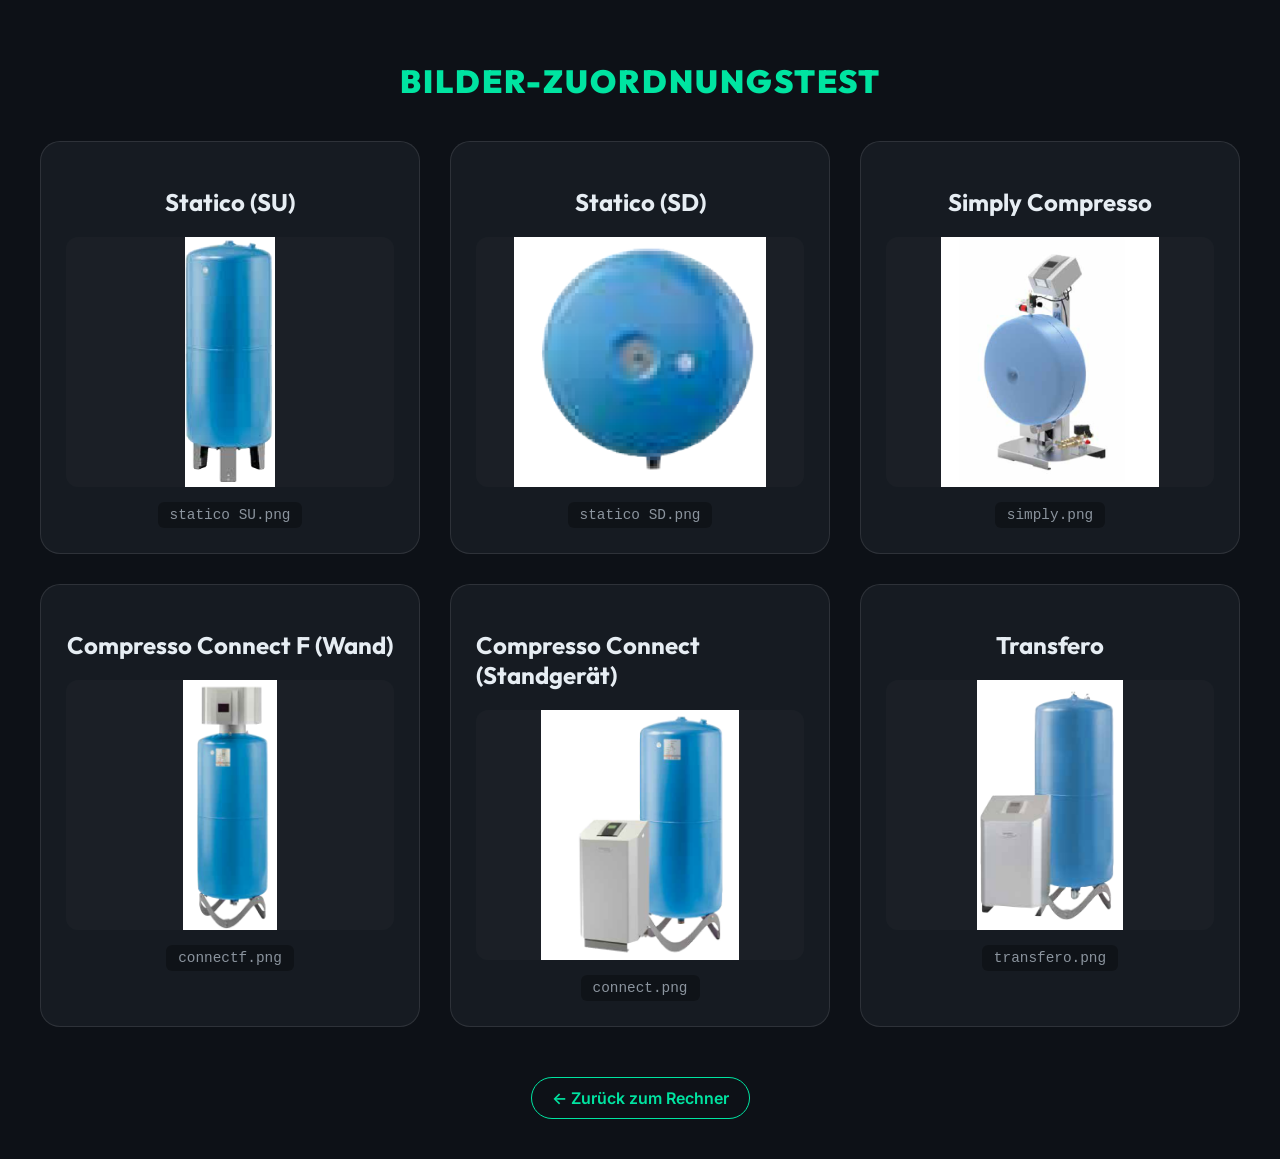
<file: test_images.html>
<!DOCTYPE html>
<html lang="de">

<head>
    <meta charset="UTF-8">
    <meta name="viewport" content="width=device-width, initial-scale=1.0">
    <title>CompressoCalc - Image Test Page</title>
    <link rel="preconnect" href="https://fonts.googleapis.com">
    <link rel="preconnect" href="https://fonts.gstatic.com" crossorigin>
    <link
        href="https://fonts.googleapis.com/css2?family=Inter:wght@400;600;800&family=Outfit:wght@300;500;700;900&display=swap"
        rel="stylesheet">
    <style>
        :root {
            --bg-color: #0d1117;
            --card-bg: #161b22;
            --accent: #00e4a1;
            --text-main: #e6edf3;
            --text-muted: #8b949e;
            --border-color: rgba(255, 255, 255, 0.1);
        }

        body {
            font-family: 'Inter', sans-serif;
            background-color: var(--bg-color);
            color: var(--text-main);
            margin: 0;
            padding: 40px;
            display: flex;
            flex-direction: column;
            align-items: center;
        }

        h1 {
            font-family: 'Outfit', sans-serif;
            font-weight: 900;
            margin-bottom: 40px;
            color: var(--accent);
            text-transform: uppercase;
            letter-spacing: 2px;
        }

        .test-grid {
            display: grid;
            grid-template-columns: repeat(auto-fit, minmax(300px, 1fr));
            gap: 30px;
            width: 100%;
            max-width: 1200px;
        }

        .image-card {
            background: var(--card-bg);
            border: 1px solid var(--border-color);
            border-radius: 20px;
            padding: 25px;
            display: flex;
            flex-direction: column;
            align-items: center;
            transition: transform 0.3s ease, border-color 0.3s ease;
        }

        .image-card:hover {
            transform: translateY(-8px);
            border-color: var(--accent);
        }

        .image-card h2 {
            font-family: 'Outfit', sans-serif;
            margin-bottom: 20px;
            font-size: 1.5rem;
        }

        .image-card img {
            width: 100%;
            height: 250px;
            object-fit: contain;
            background: rgba(255, 255, 255, 0.02);
            border-radius: 12px;
            margin-bottom: 15px;
        }

        .image-card .filename {
            font-family: monospace;
            color: var(--text-muted);
            font-size: 0.9rem;
            background: rgba(0, 0, 0, 0.3);
            padding: 5px 12px;
            border-radius: 6px;
        }

        .back-link {
            margin-top: 50px;
            color: var(--accent);
            text-decoration: none;
            font-weight: 600;
            padding: 10px 20px;
            border: 1px solid var(--accent);
            border-radius: 30px;
            transition: all 0.2s ease;
        }

        .back-link:hover {
            background: var(--accent);
            color: #000;
        }
    </style>
</head>

<body>

    <h1>Bilder-Zuordnungstest</h1>

    <div class="test-grid">
        <!-- Statico -->
        <div class="image-card">
            <h2>Statico (SU)</h2>
            <img src="statico SU.png" alt="Statico SU">
            <span class="filename">statico SU.png</span>
        </div>

        <div class="image-card">
            <h2>Statico (SD)</h2>
            <img src="statico SD.png" alt="Statico SD">
            <span class="filename">statico SD.png</span>
        </div>

        <!-- Simply Compresso -->
        <div class="image-card">
            <h2>Simply Compresso</h2>
            <img src="simply.png" alt="Simply Compresso">
            <span class="filename">simply.png</span>
        </div>

        <!-- Compresso Connect F -->
        <div class="image-card">
            <h2>Compresso Connect F (Wand)</h2>
            <img src="connectf.png" alt="Compresso Connect F">
            <span class="filename">connectf.png</span>
        </div>

        <!-- Compresso Connect -->
        <div class="image-card">
            <h2>Compresso Connect (Standgerät)</h2>
            <img src="connect.png" alt="Compresso Connect">
            <span class="filename">connect.png</span>
        </div>

        <!-- Transfero -->
        <div class="image-card">
            <h2>Transfero</h2>
            <img src="transfero.png" alt="Transfero">
            <span class="filename">transfero.png</span>
        </div>
    </div>

    <a href="index.html" class="back-link">← Zurück zum Rechner</a>

</body>

</html>
</file>
<file: style.css>
:root {
    --bg-main: #0B0E14;
    --bg-card: rgba(20, 25, 34, 0.7);
    --border-color: rgba(255, 255, 255, 0.08);
    --text-main: #F3F4F6;
    --text-muted: #9CA3AF;
    --accent: #00E4A1;
    --accent-glow: rgba(0, 228, 161, 0.4);
    --danger: #FF4757;
    --danger-bg: rgba(255, 71, 87, 0.1);
    --warning: #FFA502;
    --success: #2ED573;
    --success-bg: rgba(46, 213, 115, 0.1);
}

* {
    box-sizing: border-box;
    margin: 0;
    padding: 0;
}

body {
    font-family: 'Arial', 'Helvetica', sans-serif;
    background-color: var(--bg-main);
    color: var(--text-main);
    min-height: 100vh;
    padding: 2rem;
    position: relative;
    overflow-x: hidden;
}

.field-with-addon {
    display: flex;
    align-items: stretch;
    gap: 0;
    max-width: 260px;
    width: 100%;
}

.field-with-addon select {
    border-top-right-radius: 0 !important;
    border-bottom-right-radius: 0 !important;
    flex-grow: 1;
}

.btn-addon-auto {
    background: var(--accent);
    color: #000;
    border: 1px solid var(--accent);
    border-left: none;
    padding: 0 0.8rem;
    border-top-right-radius: 8px;
    border-bottom-right-radius: 8px;
    font-size: 0.8rem;
    font-weight: 700;
    cursor: pointer;
    transition: all 0.2s ease;
    white-space: nowrap;
}

.btn-addon-auto:hover {
    background: #00c48a;
    box-shadow: 0 0 10px var(--accent-glow);
}

.hint-small {
    font-size: 0.75rem;
    color: var(--text-muted);
    margin-top: 0.3rem;
    display: block;
}

/* Background Gradients */
.background-blobs {
    position: fixed;
    top: 0;
    left: 0;
    width: 100vw;
    height: 100vh;
    z-index: -1;
    overflow: hidden;
    pointer-events: none;
}

.blob {
    position: absolute;
    filter: blur(100px);
    opacity: 0.5;
    border-radius: 50%;
}

.blob-1 {
    top: -10%;
    left: -10%;
    width: 40vw;
    height: 40vw;
    background-color: rgba(0, 228, 161, 0.15);
    animation: drift 20s ease-in-out infinite alternate;
}

.blob-2 {
    bottom: -10%;
    right: -10%;
    width: 50vw;
    height: 50vw;
    background-color: rgba(0, 102, 255, 0.15);
    animation: drift 25s ease-in-out infinite alternate-reverse;
}

@keyframes drift {
    0% {
        transform: scale(1) translate(0, 0);
    }

    100% {
        transform: scale(1.1) translate(50px, 50px);
    }
}

.app-container {
    max-width: 1100px;
    margin: 0 auto 0 30px;
    position: relative;
    z-index: 10;
}

.app-header {
    display: flex;
    justify-content: space-between;
    align-items: center;
    margin-bottom: 2rem;
    padding-bottom: 1rem;
    border-bottom: 1px solid var(--border-color);
}

.app-header h1 {
    font-size: 2.2rem;
    font-weight: 700;
    background: linear-gradient(90deg, #fff, #a1a1aa);
    -webkit-background-clip: text;
    background-clip: text;
    -webkit-text-fill-color: transparent;
    margin-bottom: 0.3rem;
}

.app-header p {
    color: var(--text-muted);
    font-size: 1.1rem;
}

.app-header p strong {
    color: var(--accent);
}

.header-right {
    display: flex;
    align-items: center;
    gap: 1.5rem;
}

.btn-icon-only {
    background: rgba(255, 255, 255, 0.05);
    border: 1px solid var(--border-color);
    color: var(--text-muted);
    width: 42px;
    height: 42px;
    border-radius: 10px;
    display: flex;
    align-items: center;
    justify-content: center;
    cursor: pointer;
    transition: all 0.2s ease;
}

.btn-icon-only:hover {
    background: rgba(255, 255, 255, 0.1);
    color: var(--accent);
    border-color: var(--accent);
    transform: rotate(30deg);
}

/* Benchmark Toggle in Header */
.benchmark-toggle-wrapper {
    display: flex;
    align-items: center;
    gap: 10px;
    background: rgba(0, 255, 157, 0.05);
    padding: 6px 14px;
    border-radius: 30px;
    border: 1px solid rgba(0, 255, 157, 0.2);
    transition: all 0.3s ease;
    cursor: pointer;
    height: 42px;
}

.benchmark-toggle-wrapper:hover {
    background: rgba(0, 255, 157, 0.1);
    border-color: rgba(0, 255, 157, 0.4);
    box-shadow: 0 0 15px rgba(0, 255, 157, 0.1);
}

.benchmark-label {
    font-size: 0.75rem;
    font-weight: 800;
    color: var(--accent);
    text-transform: uppercase;
    letter-spacing: 0.05em;
    user-select: none;
    white-space: nowrap;
}

.switch {
    position: relative;
    display: inline-block;
    width: 34px;
    height: 18px;
    flex-shrink: 0;
}

.switch input {
    opacity: 0;
    width: 0;
    height: 0;
}

.slider {
    position: absolute;
    cursor: pointer;
    top: 0;
    left: 0;
    right: 0;
    bottom: 0;
    background-color: rgba(255, 255, 255, 0.1);
    transition: .3s;
    border-radius: 34px;
    border: 1px solid rgba(255, 255, 255, 0.1);
}

.slider:before {
    position: absolute;
    content: "";
    height: 12px;
    width: 12px;
    left: 2px;
    bottom: 2px;
    background-color: #fff;
    transition: .3s;
    border-radius: 50%;
}

input:checked + .slider {
    background-color: var(--accent);
    border-color: var(--accent);
}

input:checked + .slider:before {
    transform: translateX(16px);
    background-color: #000;
}

/* Settings Drawer */
.settings-drawer {
    max-height: 1000px;
    overflow: hidden;
    transition: all 0.5s cubic-bezier(0.4, 0, 0.2, 1);
    margin-bottom: 2rem;
}

.settings-drawer.hidden {
    max-height: 0;
    margin-bottom: 0;
    opacity: 0;
    pointer-events: none;
    transform: translateY(-20px);
    display: block !important;
    /* Override display:none if any */
}

.settings-card {
    border: 1px solid var(--accent);
    background: linear-gradient(135deg, rgba(0, 228, 161, 0.05) 0%, rgba(20, 25, 34, 0.95) 100%);
}

.settings-header {
    display: flex;
    justify-content: space-between;
    align-items: center;
    margin-bottom: 1rem;
}

.settings-header h2 {
    margin-bottom: 0 !important;
}

.btn-close {
    background: none;
    border: none;
    color: var(--text-muted);
    font-size: 1.8rem;
    cursor: pointer;
    line-height: 1;
}

.btn-close:hover {
    color: var(--danger);
}

.settings-intro {
    color: var(--text-muted);
    font-size: 0.95rem;
    line-height: 1.5;
    margin-bottom: 1.5rem;
}

.settings-footer {
    display: flex;
    justify-content: space-between;
    align-items: center;
    padding-top: 1.5rem;
    border-top: 1px solid var(--border-color);
}

.btn-danger-outline {
    background: transparent;
    border: 1px solid var(--danger);
    color: var(--danger);
    padding: 0.8rem 1.2rem;
    border-radius: 8px;
    font-weight: 500;
    cursor: pointer;
    transition: all 0.2s ease;
}

.btn-danger-outline:hover {
    background: var(--danger-bg);
}

.mt-1 {
    margin-top: 1rem;
}

.mt-2 {
    margin-top: 2rem;
}


.card {
    background: var(--bg-card);
    backdrop-filter: blur(20px);
    border: 1px solid var(--border-color);
    border-radius: 16px;
    padding: 1.5rem;
    margin-bottom: 1.5rem;
    box-shadow: 0 8px 32px rgba(0, 0, 0, 0.2);
}

.card h2 {
    font-size: 1.3rem;
    font-weight: 600;
    margin-bottom: 1.5rem;
    color: #fff;
    display: flex;
    align-items: center;
    gap: 0.8rem;
}

.card h3 {
    font-size: 1.1rem;
    font-weight: 600;
    margin-bottom: 1.2rem;
    color: var(--accent);
    letter-spacing: 0.01rem;
}

.recommendation-card {
    border: 1px solid rgba(0, 228, 161, 0.2);
    background: linear-gradient(145deg, rgba(20, 25, 34, 0.8) 0%, rgba(0, 228, 161, 0.03) 100%);
}


.grid-2 {
    display: grid;
    grid-template-columns: 1fr 1fr;
    gap: 1.5rem;
}

.results-info-layout {
    display: flex;
    flex-direction: column;
    gap: 1.5rem;
}

.top-row-flex {
    display: flex;
    gap: 1.5rem;
    align-items: flex-start;
    margin-bottom: 1.5rem;
}

.safety-grid-3 {
    display: grid;
    grid-template-columns: repeat(3, 1fr);
    gap: 1.5rem;
    align-items: flex-start;
}

.sf-center-box {
    text-align: center;
}

.safety-grid-3 .input-group input,
.safety-grid-3 .input-group select,
.safety-grid-3 .input-wrapper,
.safety-grid-3 .field-with-addon {
    max-width: 100% !important;
}

.sf-center-box label {
    font-size: 0.85rem;
    font-weight: 600;
    color: var(--text-muted);
    letter-spacing: 0.02em;
    margin-bottom: 0.5rem;
    display: block;
    white-space: nowrap;
}

#display-factor-x {
    background: rgba(0, 0, 0, 0.3);
    border: 1px solid var(--accent);
    color: var(--accent);
    padding: 0.8rem;
    border-radius: 8px;
    font-size: 1.1rem;
    font-weight: 700;
    text-align: center;
    width: 100%;
    min-height: 48px;
    display: flex;
    align-items: center;
    justify-content: center;
    box-shadow: 0 0 15px rgba(0, 228, 161, 0.1);
}

@media(max-width: 768px) {

    .grid-2,
    .safety-grid-3 {
        grid-template-columns: 1fr;
    }

    .sf-center-box {
        margin: 1rem 0;
    }

    .project-card {
        flex-direction: column;
        align-items: stretch !important;
        padding: 1rem !important;
    }

    .project-actions {
        width: 100%;
        justify-content: flex-start;
        margin-top: 1rem;
    }

    .project-dropdown {
        max-width: none !important;
        width: 100%;
    }

    .input-with-select {
        flex-direction: column;
    }
}

.project-card {
    border: 1px solid rgba(0, 228, 161, 0.15);
    display: flex;
    flex-wrap: wrap;
    justify-content: space-between;
    align-items: flex-end;
    gap: 1.2rem;
    margin-bottom: 2rem;
    background: linear-gradient(180deg, rgba(255, 255, 255, 0.03) 0%, rgba(255, 255, 255, 0) 100%), var(--bg-card);
    padding: 1.5rem;
}

.project-info {
    flex: 2 1 400px;
    min-width: 0;
}

.project-actions {
    display: flex;
    flex-wrap: wrap;
    gap: 0.6rem;
    align-items: center;
}

.btn-secondary {
    background: rgba(255, 255, 255, 0.05);
    color: #fff;
    border: 1px solid rgba(255, 255, 255, 0.1);
    padding: 0.8rem 1.2rem;
    border-radius: 8px;
    font-size: 0.95rem;
    font-weight: 500;
    cursor: pointer;
    transition: all 0.2s ease;
    display: flex;
    align-items: center;
    gap: 0.6rem;
    white-space: nowrap;
}

.btn-secondary span {
    font-size: 1.1rem;
}

.btn-secondary:hover {
    background: rgba(255, 255, 255, 0.1);
    border-color: var(--accent);
    transform: translateY(-1px);
}

.btn-secondary:active {
    transform: translateY(0);
}

.input-with-select {
    display: flex;
    gap: 0.5rem;
    align-items: stretch;
    flex-wrap: wrap;
}

.input-with-select input {
    flex-grow: 1;
}

.project-dropdown {
    max-width: 250px;
    background: rgba(0, 0, 0, 0.4) !important;
    border-color: var(--accent) !important;
    color: var(--accent) !important;
    font-weight: 500;
}

.btn-primary-small {
    background: linear-gradient(135deg, var(--accent), #00c48a);
    color: #000;
    border: none;
    padding: 0.8rem 1.5rem;
    border-radius: 8px;
    font-size: 0.95rem;
    font-weight: 600;
    cursor: pointer;
    display: flex;
    align-items: center;
    gap: 0.6rem;
    transition: all 0.2s ease;
    box-shadow: 0 4px 12px var(--accent-glow);
}

.btn-primary-small:hover {
    transform: translateY(-2px);
    box-shadow: 0 6px 15px var(--accent-glow);
}

.btn-danger-small {
    background: rgba(255, 71, 87, 0.1);
    color: var(--danger);
    border: 1px solid rgba(255, 71, 87, 0.2);
    padding: 0.8rem 1.2rem;
    border-radius: 8px;
    font-size: 0.95rem;
    font-weight: 500;
    cursor: pointer;
    transition: all 0.2s ease;
    display: flex;
    align-items: center;
    gap: 0.6rem;
    white-space: nowrap;
}

.btn-danger-small:hover {
    background: var(--danger);
    color: #fff;
    transform: translateY(-1px);
    border-color: var(--danger);
}

.btn-danger-small:active {
    transform: translateY(0);
}

.button-divider {
    width: 1px;
    background: rgba(255, 255, 255, 0.1);
    height: 30px;
    margin: 0 0.5rem;
    align-self: center;
}

@media(max-width: 650px) {
    .button-divider {
        display: none;
    }

    .project-actions {
        width: 100%;
        justify-content: stretch;
    }

    .project-actions button {
        flex-grow: 1;
    }
}

.input-group {
    display: flex;
    flex-direction: column;
    align-items: center;
    position: relative;
}

.input-group label {
    font-size: 0.85rem;
    font-weight: 600;
    margin-bottom: 0.5rem;
    color: var(--text-muted);
    letter-spacing: 0.02em;
    text-align: center;
}

.input-group input,
.input-group select {
    background: rgba(0, 0, 0, 0.2);
    border: 1px solid rgba(255, 255, 255, 0.1);
    padding: 0.8rem 1rem;
    border-radius: 8px;
    color: #fff;
    font-family: inherit;
    font-size: 1.1rem;
    font-weight: 600;
    text-align: center;
    max-width: 260px;
    width: 100%;
    transition: all 0.2s ease;
}

.input-group select option {
    background-color: #0B0E14;
    color: #fff;
}

.input-group input:focus,
.input-group select:focus {
    outline: none;
    border-color: var(--accent);
    box-shadow: 0 0 0 2px rgba(0, 228, 161, 0.2);
    background: rgba(0, 255, 135, 0.05);
}

.input-wrapper {
    position: relative;
    display: flex;
    align-items: center;
    width: 100%;
    max-width: 260px;
}

.input-wrapper input {
    padding-right: 3rem !important;
}

.unit-tag {
    position: absolute;
    right: 1rem;
    color: var(--text-muted);
    font-size: 0.85rem;
    font-weight: 600;
    pointer-events: none;
    opacity: 0.7;
    letter-spacing: 0.02rem;
}

.input-group .hint {
    font-size: 0.8rem;
    color: var(--text-muted);
    margin-top: 0.4rem;
}

.button-wrapper {
    display: flex;
    justify-content: flex-end;
    margin-top: 2rem;
    margin-bottom: 2rem;
}

.btn-primary {
    background: linear-gradient(135deg, var(--accent), #00b884);
    color: #000;
    border: none;
    padding: 1rem 2rem;
    border-radius: 30px;
    font-size: 1.1rem;
    font-weight: 600;
    font-family: inherit;
    cursor: pointer;
    display: flex;
    align-items: center;
    gap: 0.8rem;
    transition: all 0.3s ease;
    box-shadow: 0 8px 20px var(--accent-glow);
}

.btn-primary:hover {
    transform: translateY(-2px);
    box-shadow: 0 12px 25px var(--accent-glow);
}

.btn-icon {
    transition: transform 0.3s ease;
}

.btn-primary:hover .btn-icon {
    transform: translateX(5px);
}

/* Results section */
.results-container {
    opacity: 1;
    transition: all 0.5s ease;
    transform: translateY(0);
}

.results-container.hidden {
    opacity: 0;
    pointer-events: none;
    transform: translateY(20px);
    display: none;
    /* Hide firmly when not needed initially */
}

.result-grid {
    display: grid;
    grid-template-columns: repeat(3, 1fr);
    gap: 1rem;
    margin-bottom: 2rem;
}

@media(max-width: 600px) {
    .result-grid {
        grid-template-columns: 1fr;
    }
}

.res-item {
    background: rgba(0, 0, 0, 0.25);
    border: 1px solid rgba(255, 255, 255, 0.05);
    border-radius: 12px;
    padding: 1.2rem;
    display: flex;
    flex-direction: column;
    justify-content: space-between;
}

.res-item.active {
    background: rgba(0, 228, 161, 0.05);
    border-color: rgba(0, 228, 161, 0.3);
}

.res-item.highlight-border {
    border-color: rgba(96, 239, 255, 0.3);
}

.res-label {
    font-size: 0.9rem;
    color: var(--text-muted);
    margin-bottom: 0.8rem;
}

.res-val {
    font-size: 1.5rem;
    font-weight: 600;
    color: #fff;
}

.res-val.highlight {
    color: var(--accent);
    font-size: 2.5rem;
    text-shadow: 0 0 20px var(--accent-glow);
}


.status-box {
    display: flex;
    align-items: center;
    gap: 1rem;
    padding: 1rem;
    border-radius: 8px;
    background: var(--success-bg);
    border: 1px solid rgba(46, 213, 115, 0.3);
}

.status-box.error {
    background: var(--danger-bg);
    border-color: rgba(255, 71, 87, 0.3);
}

.status-icon {
    width: 24px;
    height: 24px;
    border-radius: 50%;
    display: flex;
    align-items: center;
    justify-content: center;
    background: var(--success);
    color: #000;
    font-weight: bold;
    flex-shrink: 0;
}

.status-box.error .status-icon {
    background: var(--danger);
    color: #fff;
}

.status-text {
    font-size: 0.95rem;
}

.detail-list {
    list-style: none;
    display: flex;
    flex-direction: column;
    gap: 0.5rem;
}

.detail-list li {
    display: flex;
    justify-content: space-between;
    padding-bottom: 0.5rem;
    border-bottom: 1px dashed rgba(255, 255, 255, 0.1);
}

.d-label {
    color: var(--text-muted);
}

.results-info-layout .detail-list {
    flex-direction: row;
    flex-wrap: wrap;
    gap: 1rem;
}

.results-info-layout .info-card .detail-list li {
    flex: 1 1 calc(50% - 1rem);
    min-width: 200px;
    border-bottom: 2px solid rgba(255, 255, 255, 0.03);
    background: rgba(255, 255, 255, 0.02);
    padding: 1.5rem;
    border-radius: 12px;
    display: flex;
    flex-direction: row;
    justify-content: flex-start;
    align-items: center;
    gap: 1.5rem;
    height: auto;
    min-height: 80px;
    text-align: left;
    color: #ffffff;
}

/* Recommendation specific items side-by-side */
.recommendation-card .detail-list li {
    flex: 1 1 calc(33.333% - 1rem);
    min-width: 240px;
    display: flex !important;
    flex-direction: column !important;
    align-items: flex-start !important;
    justify-content: flex-start !important;
    gap: 0.2rem !important;
    border: 1px solid rgba(255, 255, 255, 0.1);
    background: rgba(255, 255, 255, 0.04);
    padding: 1.8rem;
    border-radius: 16px;
    height: auto;
    min-height: 140px;
    text-align: left;
    color: #ffffff;
}

.recommendation-card .d-label {
    display: block !important;
    width: 100% !important;
    font-size: 0.85rem;
    letter-spacing: 0.05rem;
    color: rgba(255, 255, 255, 0.6);
    font-weight: 700;
    text-transform: uppercase;
    margin-bottom: 0.2rem;
}

.rec-label-row, .rec-val-row {
    display: block !important;
    width: 100% !important;
}

@media (max-width: 600px) {
    .results-info-layout .detail-list {
        flex-direction: column;
    }

    .results-info-layout .info-card .detail-list li,
    .recommendation-card .detail-list li {
        flex: 1 1 100%;
    }
}

.recommendation-card .res-val-highlight {
    display: block !important;
    width: 100% !important;
    color: var(--accent);
    font-size: 2rem;
    font-weight: 900;
    line-height: 1.1;
    text-shadow: 0 0 20px rgba(0, 228, 161, 0.3);
}

.recommendation-card .hint-text {
    display: block;
    font-size: 1.1rem;
    color: #ffffff;
    margin-top: 0.6rem;
    font-weight: 500;
    opacity: 1;
    line-height: 1.4;
}



/* Custom Checkboxes */
.checkbox-label {
    display: flex;
    align-items: center;
    gap: 0.8rem;
    cursor: pointer;
    font-size: 1rem;
    color: var(--text-main);
    transition: all 0.2s ease;
}

.checkbox-label input {
    display: none;
}

.custom-check {
    width: 22px;
    height: 22px;
    border: 2px solid var(--border-color);
    border-radius: 6px;
    display: inline-block;
    position: relative;
    transition: all 0.2s ease;
    background: rgba(255, 255, 255, 0.05);
}

.checkbox-label input:checked+.custom-check {
    background: var(--accent);
    border-color: var(--accent);
}

.checkbox-label input:checked+.custom-check::after {
    content: '✓';
    position: absolute;
    top: 50%;
    left: 50%;
    transform: translate(-50%, -50%);
    color: #000;
    font-size: 0.9rem;
    font-weight: bold;
}

.checkbox-label:hover .custom-check {
    border-color: var(--accent);
    box-shadow: 0 0 8px var(--accent-glow);
}

.fav-option {
    display: flex;
    flex-direction: column;
}

.nested-select {
    padding: 0.8rem;
    background: rgba(255, 255, 255, 0.03);
    border-left: 2px solid var(--accent);
    border-radius: 0 8px 8px 0;
    transition: all 0.3s ease;
}

.nested-select select {
    background: rgba(0, 0, 0, 0.3) !important;
    border: 1px solid rgba(255, 255, 255, 0.1) !important;
}

@media(max-width: 650px) {
    .checkbox-wrapper {
        flex-direction: column;
        gap: 1.5rem !important;
        align-items: stretch !important;
    }

    .nested-select {
        margin-left: 1rem !important;
    }
}

/* --- Water Content Calculation Styles --- */
.variant-toggle {
    display: flex;
    gap: 1rem;
    margin-bottom: 2rem;
    background: rgba(0, 0, 0, 0.2);
    padding: 0.5rem;
    border-radius: 12px;
    border: 1px solid var(--border-color);
}

.variant-toggle label {
    flex: 1;
    display: flex;
    align-items: center;
    justify-content: flex-start;
    padding: 1rem 1.5rem;
    border-radius: 8px;
    cursor: pointer;
    font-weight: 900;
    color: var(--text-light);
    background: rgba(255, 255, 255, 0.1);
    border: 1px solid rgba(255, 255, 255, 0.15);
    transition: all 0.2s ease;
}

.variant-toggle input {
    display: none;
}

/* Base state for the checkmark box */
.variant-toggle label span::before {
    content: '';
    display: inline-block;
    width: 20px;
    height: 20px;
    margin-right: 12px;
    border: 2px solid rgba(255, 255, 255, 0.4);
    border-radius: 4px;
    vertical-align: text-bottom;
    transition: all 0.2s ease;
}

/* Checked state */
.variant-toggle label:has(input:checked) {
    background: var(--accent);
    color: #0a0f16;
    border-color: var(--accent);
    box-shadow: 0 4px 15px rgba(0, 255, 135, 0.3);
}

/* Checked state checkmark */
.variant-toggle label:has(input:checked) span::before {
    content: '✔';
    display: inline-flex;
    align-items: center;
    justify-content: center;
    background: #0a0f16;
    color: var(--accent);
    border-color: #0a0f16;
    font-size: 14px;
    font-weight: 900;
}

.calc-row {
    display: flex;
    gap: 0.8rem;
    margin-bottom: 1rem;
    align-items: center;
}

.calc-row input,
.calc-row select {
    flex: 1;
    min-width: 0;
}

.btn-remove-row {
    background: var(--danger-bg);
    border: 1px solid rgba(255, 71, 87, 0.3);
    color: var(--danger);
    width: 38px;
    height: 38px;
    border-radius: 8px;
    cursor: pointer;
    display: flex;
    align-items: center;
    justify-content: center;
    font-size: 1.2rem;
    transition: all 0.2s ease;
}

.btn-remove-row:hover {
    background: var(--danger);
    color: #fff;
}

.add-btn-wrapper {
    margin-top: 1rem;
    margin-bottom: 2rem;
}

.result-band {
    background: rgba(0, 228, 161, 0.05);
    border: 1px solid rgba(0, 228, 161, 0.2);
    padding: 1.2rem;
    border-radius: 12px;
    display: flex;
    justify-content: space-between;
    align-items: center;
    margin-top: 1.5rem;
}

.result-band .res-label {
    margin-bottom: 0;
    font-weight: 700;
    color: var(--accent);
    font-size: 1.6rem;
}

.result-band .res-val {
    color: var(--accent);
    font-size: 1.6rem;
    font-weight: 700;
}

.animate-in {
    animation: slideIn 0.3s ease-out forwards;
}

@keyframes slideIn {
    from {
        opacity: 0;
        transform: translateY(-10px);
    }

    to {
        opacity: 1;
        transform: translateY(0);
    }
}

@media (max-width: 500px) {
    .calc-row {
        flex-direction: column;
        align-items: stretch;
    }
}

.mb-1 {
    margin-bottom: 1rem;
}

.mb-2 {
    margin-bottom: 2rem;
}

/* Variant 1 Specifics */
.v1-items-list {
    display: flex;
    flex-direction: column;
    gap: 0.5rem;
}

.v1-item {
    background: rgba(255, 255, 255, 0.02);
    padding: 0.5rem 1rem;
    border-radius: 8px;
    border: 1px solid transparent;
}

.v1-item:hover {
    background: rgba(255, 255, 255, 0.05);
    border-color: rgba(0, 228, 161, 0.1);
}

.v1-label {
    flex: 2;
    min-width: 120px;
    font-weight: 500;
    font-size: 0.95rem;
}

.v1-temp-select {
    max-width: 100px;
    background: rgba(0, 228, 161, 0.05) !important;
    border-color: rgba(0, 228, 161, 0.2) !important;
    padding: 0.4rem !important;
    font-size: 0.85rem !important;
}

.v1-input-q {
    max-width: 90px;
}

.v1-calc-info {
    flex: 3;
    text-align: right;
    font-size: 0.85rem;
    color: var(--text-muted);
}

.v1-calc-info strong {
    color: var(--accent);
    font-size: 1rem;
}

@media (max-width: 600px) {
    .v1-item {
        flex-direction: column;
        align-items: flex-start;
        gap: 0.5rem;
    }

    .v1-calc-info {
        text-align: left;
    }
}

/* Utility & Extra Styles */
.hidden-section {
    display: none !important;
}

#pipes-collapsible.hidden-section,
#app-collapsible.hidden-section {
    display: block !important;
}

#pipes-collapsible.hidden-section .v2-header {
    display: none !important;
}

.section-header:hover {
    background: rgba(255, 255, 255, 0.05);
}

/* Vessel Image Preview Popup */
.vessel-preview-popup {
    position: fixed;
    z-index: 9999;
    background: #1a1f26;
    border: 2px solid var(--accent);
    border-radius: 16px;
    padding: 12px;
    box-shadow: 0 15px 45px rgba(0, 0, 0, 0.6);
    pointer-events: none;
    /* Mouse can't interact with it */
    opacity: 0;
    transform: translateY(10px);
    transition: opacity 0.4s ease, transform 0.4s ease;
    width: 280px;
    backdrop-filter: blur(10px);
}

.vessel-preview-popup.visible {
    opacity: 1;
    transform: translateY(0);
}

.vessel-preview-popup img {
    width: 100%;
    height: auto;
    border-radius: 10px;
    display: block;
    margin-bottom: 10px;
}

.vessel-preview-title {
    color: var(--accent);
    font-weight: 700;
    font-size: 1.1rem;
    text-align: center;
    margin-bottom: 5px;
}

.vessel-preview-tag {
    color: var(--text-muted);
    font-size: 0.8rem;
    text-align: center;
    letter-spacing: 0.5px;
}

.document-grid {
    display: grid;
    grid-template-columns: repeat(auto-fill, minmax(280px, 1fr));
    gap: 1.25rem;
}

.doc-card {
    background: linear-gradient(135deg, rgba(255, 255, 255, 0.05), rgba(255, 255, 255, 0.02));
    border: 1px solid rgba(255, 255, 255, 0.1);
    border-radius: 16px;
    padding: 1.25rem;
    display: flex;
    flex-direction: column;
    gap: 0.75rem;
    transition: all 0.2s ease;
    cursor: grab;
    user-select: none;
}

.doc-card.dragging {
    opacity: 0.5;
    transform: scale(0.95);
    border: 2px dashed var(--accent);
}

.doc-card h3 {
    font-size: 1.1rem;
    font-weight: 700;
    margin: 0;
    color: white;
}

.btn-doc-open {
    background: rgba(0, 255, 135, 0.1);
    color: var(--accent);
    padding: 0.4rem 0.8rem;
    border-radius: 20px;
    font-size: 0.75rem;
    font-weight: 700;
    border: 1px solid rgba(0, 255, 135, 0.2);
    cursor: pointer;
}

.btn-doc-open:hover {
    background: var(--accent);
    color: #1a1a1a;
}

.library-drawer {
    position: fixed;
    top: 0;
    right: 0;
    width: 450px;
    height: 100vh;
    background: var(--card-bg);
    border-left: 1px solid rgba(255, 255, 255, 0.1);
    backdrop-filter: blur(20px);
    z-index: 3000;
    transition: transform 0.4s cubic-bezier(0.77, 0, 0.175, 1);
    display: flex;
    flex-direction: column;
    box-shadow: -10px 0 50px rgba(0, 0, 0, 0.5);
}

.library-drawer.closed {
    transform: translateX(100%);
}

.drawer-header {
    padding: 1.5rem;
    border-bottom: 1px solid rgba(255, 255, 255, 0.1);
    display: flex;
    justify-content: space-between;
    align-items: center;
}

.drawer-body {
    flex: 1;
    overflow-y: auto;
    padding: 1.5rem;
}

.drawer-footer {
    padding: 1rem;
    border-top: 1px solid rgba(255, 255, 255, 0.1);
    text-align: center;
    color: var(--text-muted);
    font-size: 0.8rem;
}

.drawer-header .btn-close {
    background: rgba(255, 255, 255, 0.05);
    border: none;
    color: #fff;
    font-size: 1.5rem;
    cursor: pointer;
    width: 44px;
    height: 44px;
    display: flex;
    align-items: center;
    justify-content: center;
    border-radius: 50%;
    transition: all 0.2s ease;
    position: relative;
    z-index: 3100;
}

.drawer-header .btn-close:hover {
    background: rgba(255, 0, 0, 0.2);
    color: #ff4d4d;
    transform: rotate(90deg);
}

.v1-temp-select,
.v1-input-q {
    background: #fff !important;
    color: #000 !important;
    border: 1px solid #ccc !important;
    font-weight: 500 !important;
}

.v1-temp-select:focus,
.v1-input-q:focus {
    box-shadow: 0 0 0 2px rgba(0, 255, 135, 0.3) !important;
    border-color: var(--accent) !important;
}

input:not([type='checkbox']):not([type='radio']),
select {
    height: 42px !important;
    box-sizing: border-box !important;
    vertical-align: middle !important;
    padding: 0 0.8rem !important;
}

.calc-row input,
.calc-row select,
.v1-item input,
.v1-item select {
    height: 42px !important;
    margin: 0 !important;
}

.calc-row select,
.calc-row input,
.v1-item select,
.v1-item input {
    height: 40px !important;
    line-height: 40px !important;
    padding-top: 0 !important;
    padding-bottom: 0 !important;
    margin: 0 !important;
    box-sizing: border-box !important;
}

.calc-row .btn-remove-row {
    height: 40px !important;
    width: 40px !important;
    min-width: 40px !important;
}

.calc-row select,
.v1-item select {
    -webkit-appearance: none;
    -moz-appearance: none;
    appearance: none;
    background-image: url('data:image/svg+xml;charset=US-ASCII,%3Csvg%20xmlns%3D%22http%3A%2F%2Fwww.w3.org%2F2000%2Fsvg%22%20width%3D%2224%22%20height%3D%2224%22%20viewBox%3D%220%200%2024%2024%22%20fill%3D%22none%22%20stroke%3D%22%23333%22%20stroke-width%3D%222%22%20stroke-linecap%3D%22round%22%20stroke-linejoin%3D%22round%22%3E%3Cpolyline%20points%3D%226%209%2012%2015%2018%209%22%3E%3C%2Fpolyline%3E%3C%2Fsvg%3E');
    background-repeat: no-repeat;
    background-position: right 10px center;
    background-size: 16px;
    padding-right: 35px !important;
}

.calc-row input,
.calc-row select {
    height: 42px !important;
    border: 1px solid #ccc !important;
    border-radius: 6px !important;
    font-family: inherit !important;
    font-size: 14px !important;
}

input[type='number'],
input[type='text'],
select {
    height: 42px !important;
    box-sizing: border-box !important;
    border: 1px solid #ccc !important;
}

/* Hide number input spinners */
input::-webkit-outer-spin-button,
input::-webkit-inner-spin-button {
    -webkit-appearance: none;
    margin: 0;
}


input[type=number] {
    -moz-appearance: textfield;
    appearance: textfield;
}

/* Modal Overlay */
.modal-overlay {
    position: fixed;
    top: 0;
    left: 0;
    width: 100%;
    height: 100%;
    background: rgba(0, 0, 0, 0.8);
    backdrop-filter: blur(8px);
    z-index: 2000;
    display: flex;
    align-items: center;
    justify-content: center;
    padding: 20px;
}

.modal-overlay.hidden {
    display: none;
}

.modal-content {
    background: #1e1e1e;
    border: 1px solid rgba(255, 255, 255, 0.1);
    border-radius: 20px;
    width: 100%;
    max-width: 650px;
    max-height: 90vh;
    overflow-y: auto;
    box-shadow: 0 25px 50px -12px rgba(0, 0, 0, 0.5);
    display: flex;
    flex-direction: column;
}

.modal-header {
    padding: 1.5rem;
    border-bottom: 1px solid rgba(255, 255, 255, 0.1);
    display: flex;
    justify-content: space-between;
    align-items: center;
}

.modal-header h2 {
    margin: 0;
    font-size: 1.25rem;
    color: var(--accent);
}

.modal-body {
    padding: 1.5rem;
    color: #eee;
}

.modal-footer {
    padding: 1.2rem 1.5rem;
    border-top: 1px solid rgba(255, 255, 255, 0.1);
    text-align: right;
}

.formula-box {
    background: rgba(0, 228, 161, 0.05);
    border: 1px solid rgba(0, 228, 161, 0.2);
    padding: 1.5rem;
    border-radius: 12px;
    font-family: 'Outfit', sans-serif;
    font-weight: 700;
    font-size: 1.2rem;
    text-align: center;
    margin: 1rem 0;
    color: var(--accent);
    letter-spacing: 1px;
}

.norm-list {
    list-style: none;
    padding: 0;
    margin: 1.5rem 0;
}

.norm-list li {
    margin-bottom: 1rem;
    line-height: 1.5;
    font-size: 0.95rem;
    color: #ccc;
    position: relative;
    padding-left: 1.5rem;
}

.norm-list li::before {
    content: "→";
    position: absolute;
    left: 0;
    color: var(--accent);
    font-weight: bold;
}

.modal-divider {
    border: 0;
    border-top: 1px solid rgba(255, 255, 255, 0.1);
    margin: 2rem 0;
}

.formula-section h3,
.safety-section h3 {
    font-size: 1rem;
    letter-spacing: 0.5px;
    color: var(--text-muted);
    margin-bottom: 1.2rem;
}

/* Input Groups with Units */
.input-group {
    position: relative;
    display: flex;
    align-items: center;
    flex: 1;
}

.input-group input {
    width: 100%;
    padding-right: 40px !important;
}

.unit-tag {
    position: absolute;
    right: 12px;
    color: var(--text-muted);
    font-size: 0.8rem;
    pointer-events: none;
    font-weight: 600;
}

.calc-row select,
.calc-row input,
.calc-row .input-group input {
    background: rgba(255, 255, 255, 0.05);
    border: 1px solid rgba(255, 255, 255, 0.1);
    color: #fff;
    border-radius: 6px;
    padding: 0 12px !important;
    font-size: 0.9rem;
    height: 40px !important;
    line-height: 40px !important;
    box-sizing: border-box !important;
    transition: all 0.2s ease;
}

.calc-row {
    align-items: flex-start !important;
    gap: 0.8rem;
}

.calc-row select:focus,
.calc-row input:focus {
    border-color: var(--accent);
    background: rgba(0, 255, 135, 0.1);
    outline: none;
    box-shadow: 0 0 0 2px rgba(0, 255, 135, 0.1);
}

.calc-row select option {
    background: #1a202c;
    color: #fff;
}

.unit-tag {
    position: absolute;
    right: 12px;
    top: 50%;
    transform: translateY(-50%);
    color: var(--text-muted);
    font-size: 0.9rem;
    pointer-events: none;
    font-weight: 600;
}

.calc-row .row-res {
    height: 40px !important;
    display: flex;
    align-items: center;
    margin-top: 0 !important;
}

.calc-row .btn-remove-row {
    height: 40px !important;
    width: 40px !important;
    margin-top: 0 !important;
    display: flex;
    align-items: center;
    justify-content: center;
}

/* Variant 2 - Blue Theme */
#vs-variant-2 {
    --accent: #3B82F6;
    /* Brighter Blue */
    --accent-glow: rgba(59, 130, 246, 0.4);
}

#vs-variant-2 h3,
#vs-variant-2 .res-label,
#vs-variant-2 .row-res,
#vs-variant-2 .vhs-input {
    color: var(--accent) !important;
}

#v2-details-toggle {
    color: var(--accent) !important;
}

#vs-variant-2 .result-band {
    border-color: var(--accent) !important;
    box-shadow: 0 4px 15px rgba(59, 130, 246, 0.1);
}

/* Variant Toggle Coloring */
.variant-toggle label:has(input[value="v2"]:checked) {
    background: #3B82F6 !important;
    box-shadow: 0 4px 15px rgba(59, 130, 246, 0.4) !important;
}

.variant-toggle label:has(input[value="v2"]:checked) span::before {
    color: #3B82F6 !important;
}

.hidden-section {
    max-height: 0 !important;
    opacity: 0 !important;
    pointer-events: none !important;
    margin-top: 0 !important;
    margin-bottom: 0 !important;
    overflow: hidden !important;
}

/* Report Styling */
.report-step {
    background: rgba(255, 255, 255, 0.03);
    border-left: 3px solid var(--accent);
    padding: 1.2rem;
    margin-bottom: 1.5rem;
    border-radius: 0 8px 8px 0;
    transition: transform 0.2s ease;
}

.report-step:hover {
    background: rgba(255, 255, 255, 0.05);
    transform: translateX(5px);
}

.report-step h4 {
    margin: 0 0 1rem 0;
    font-size: 1rem;
    color: var(--accent);
    display: flex;
    align-items: center;
    gap: 0.6rem;
}

.report-step .formula-row {
    font-family: 'Courier New', Courier, monospace;
    font-size: 0.95rem;
    margin-bottom: 0.5rem;
    display: flex;
    flex-wrap: wrap;
    gap: 0.5rem;
}

.report-step .formula-label {
    color: var(--text-muted);
    min-width: 100px;
    font-family: sans-serif;
    font-size: 0.8rem;
    text-transform: uppercase;
    letter-spacing: 0.05em;
}

.report-step .formula-content {
    color: #fff;
    font-weight: 500;
}

.report-step .result-row {
    margin-top: 1rem;
    padding-top: 0.8rem;
    border-top: 1px solid rgba(255, 255, 255, 0.05);
    display: flex;
    align-items: center;
    justify-content: space-between;
}

.report-step .result-label {
    font-weight: 700;
    font-size: 1.1rem;
}

.report-step .result-value {
    color: var(--accent);
    font-size: 1.2rem;
    font-weight: 800;
}

.hidden-section {
    max-height: 0 !important;
    opacity: 0 !important;
    pointer-events: none !important;
    margin-top: 0 !important;
    margin-bottom: 0 !important;
    overflow: hidden !important;
}

#vs-variant-2 .btn-primary-small {
    background: linear-gradient(135deg, #3B82F6, #2563EB);
    box-shadow: 0 4px 12px rgba(59, 130, 246, 0.3);
}

/* === Context help within the report === */
.btn-context-help {
    background: rgba(16, 185, 129, 0.1);
    border: 1px solid rgba(16, 185, 129, 0.3);
    color: var(--accent);
    width: 22px;
    height: 22px;
    border-radius: 50%;
    font-size: 0.8rem;
    font-weight: 800;
    cursor: pointer;
    display: flex;
    align-items: center;
    justify-content: center;
    transition: all 0.2s;
    user-select: none;
    margin-left: 10px;
}

.btn-context-help:hover {
    background: var(--accent);
    color: white;
    transform: scale(1.1);
}

.context-help-popup {
    z-index: 10000;
    animation: helpPop 0.2s ease-out;
}

.help-content {
    background: white;
    border-radius: 12px;
    box-shadow: 0 10px 25px rgba(0, 0, 0, 0.5), 0 0 0 1px rgba(0, 0, 0, 0.1);
    padding: 15px;
    max-width: 320px;
    color: #333;
}


.custom-alert-modal .modal-body {
    font-size: 1.1rem;
    color: #fff;
    padding-top: 0.5rem;
    line-height: 1.5;
}

@keyframes pulse {
    0% { transform: scale(1); filter: drop-shadow(0 0 5px rgba(255, 165, 0, 0.4)); }
    50% { transform: scale(1.05); filter: drop-shadow(0 0 15px rgba(255, 165, 0, 0.7)); }
    100% { transform: scale(1); filter: drop-shadow(0 0 5px rgba(255, 165, 0, 0.4)); }
}

@media print {
    .btn-context-help {
        display: none !important;
    }
}

/* Side Panel for Live Results */
.side-panel {
    position: fixed;
    top: 100px;
    right: 20px;
    width: var(--side-panel-width, 420px);
    background: rgba(20, 25, 34, 0.9);
    backdrop-filter: blur(15px);
    border: 1px solid var(--accent);
    border-radius: 16px;
    padding: 1.5rem;
    z-index: 1000;
    box-shadow: 0 10px 40px rgba(0, 0, 0, 0.6);
    transition: all 0.3s ease;
    border-left: 5px solid var(--accent);
}

.side-panel-header {
    display: flex;
    justify-content: space-between;
    align-items: center;
    margin-bottom: 1.2rem;
    padding-bottom: 0.8rem;
    border-bottom: 1px solid rgba(255, 255, 255, 0.1);
}

.side-panel h3 {
    margin: 0;
    font-size: 1.1rem;
    color: var(--accent);
    text-transform: uppercase;
    letter-spacing: 0.05em;
    font-weight: 800;
}

.btn-copy-small {
    background: rgba(0, 228, 161, 0.1);
    color: var(--accent);
    border: 1px solid var(--accent);
    padding: 0.4rem 0.8rem;
    border-radius: 8px;
    font-size: 0.8rem;
    font-weight: 700;
    cursor: pointer;
    transition: all 0.2s ease;
}

.btn-copy-small:hover {
    background: var(--accent);
    color: #000;
    box-shadow: 0 0 10px var(--accent-glow);
}

.side-panel-content {
    display: flex;
    flex-direction: column;
    gap: 0.7rem;
}

.side-res-item {
    display: flex;
    justify-content: space-between;
    align-items: center;
    font-size: 0.9rem;
    padding: 0.5rem 0;
    border-bottom: 1px solid rgba(255, 255, 255, 0.05);
}

.side-res-item:last-child {
    border-bottom: none;
}

.side-res-item .label {
    color: var(--text-muted);
}

.side-res-item .val {
    font-weight: 700;
    color: #fff;
    font-family: 'Segoe UI', Tahoma, Geneva, Verdana, sans-serif;
}

.side-res-item.highlight .val {
    color: var(--accent);
    font-size: 1.2rem;
}

.side-res-item.important .val {
    text-shadow: 0 0 15px rgba(0, 255, 135, 0.3);
}

@media (max-width: 1300px) {
    .side-panel {
        display: none;
    }
}

/* IMI APP Banner */
.benchmark-banner {
    position: relative;
    top: 0;
    left: 0;
    transform: none;
    margin-top: 10px;
    z-index: 100;
    background: rgba(255, 165, 0, 0.15);
    backdrop-filter: blur(10px);
    border: 1px solid rgba(255, 165, 0, 0.5);
    color: #FFA500;
    padding: 8px 15px;
    border-radius: 8px;
    display: flex;
    align-items: center;
    gap: 10px;
    box-shadow: 0 4px 15px rgba(0, 0, 0, 0.2);
    font-size: 0.85rem;
    animation: pulse 2s infinite;
    width: fit-content;
}

.benchmark-banner.hidden {
    display: none;
}

.banner-icon {
    font-size: 1.2rem;
}

.banner-text strong {
    margin-right: 10px;
    letter-spacing: 0.05em;
}

/* Live Report Sidebar Styling */
.side-report-preview {
    background: rgba(0, 0, 0, 0.4);
    border-radius: 8px;
    padding: 15px;
    border: 1px solid var(--border-color);
    font-family: 'Roboto Mono', monospace;
    font-size: 0.8rem;
    color: #00FF87;
    overflow-y: auto;
    max-height: var(--side-report-max-height, 550px);
    white-space: pre;
    line-height: 1.5;
    scrollbar-width: thin;
    scrollbar-color: var(--accent) transparent;
}

.side-report-preview::-webkit-scrollbar {
    width: 6px;
}
.side-report-preview::-webkit-scrollbar-thumb {
    background: var(--accent);
    border-radius: 10px;
}
</file>
